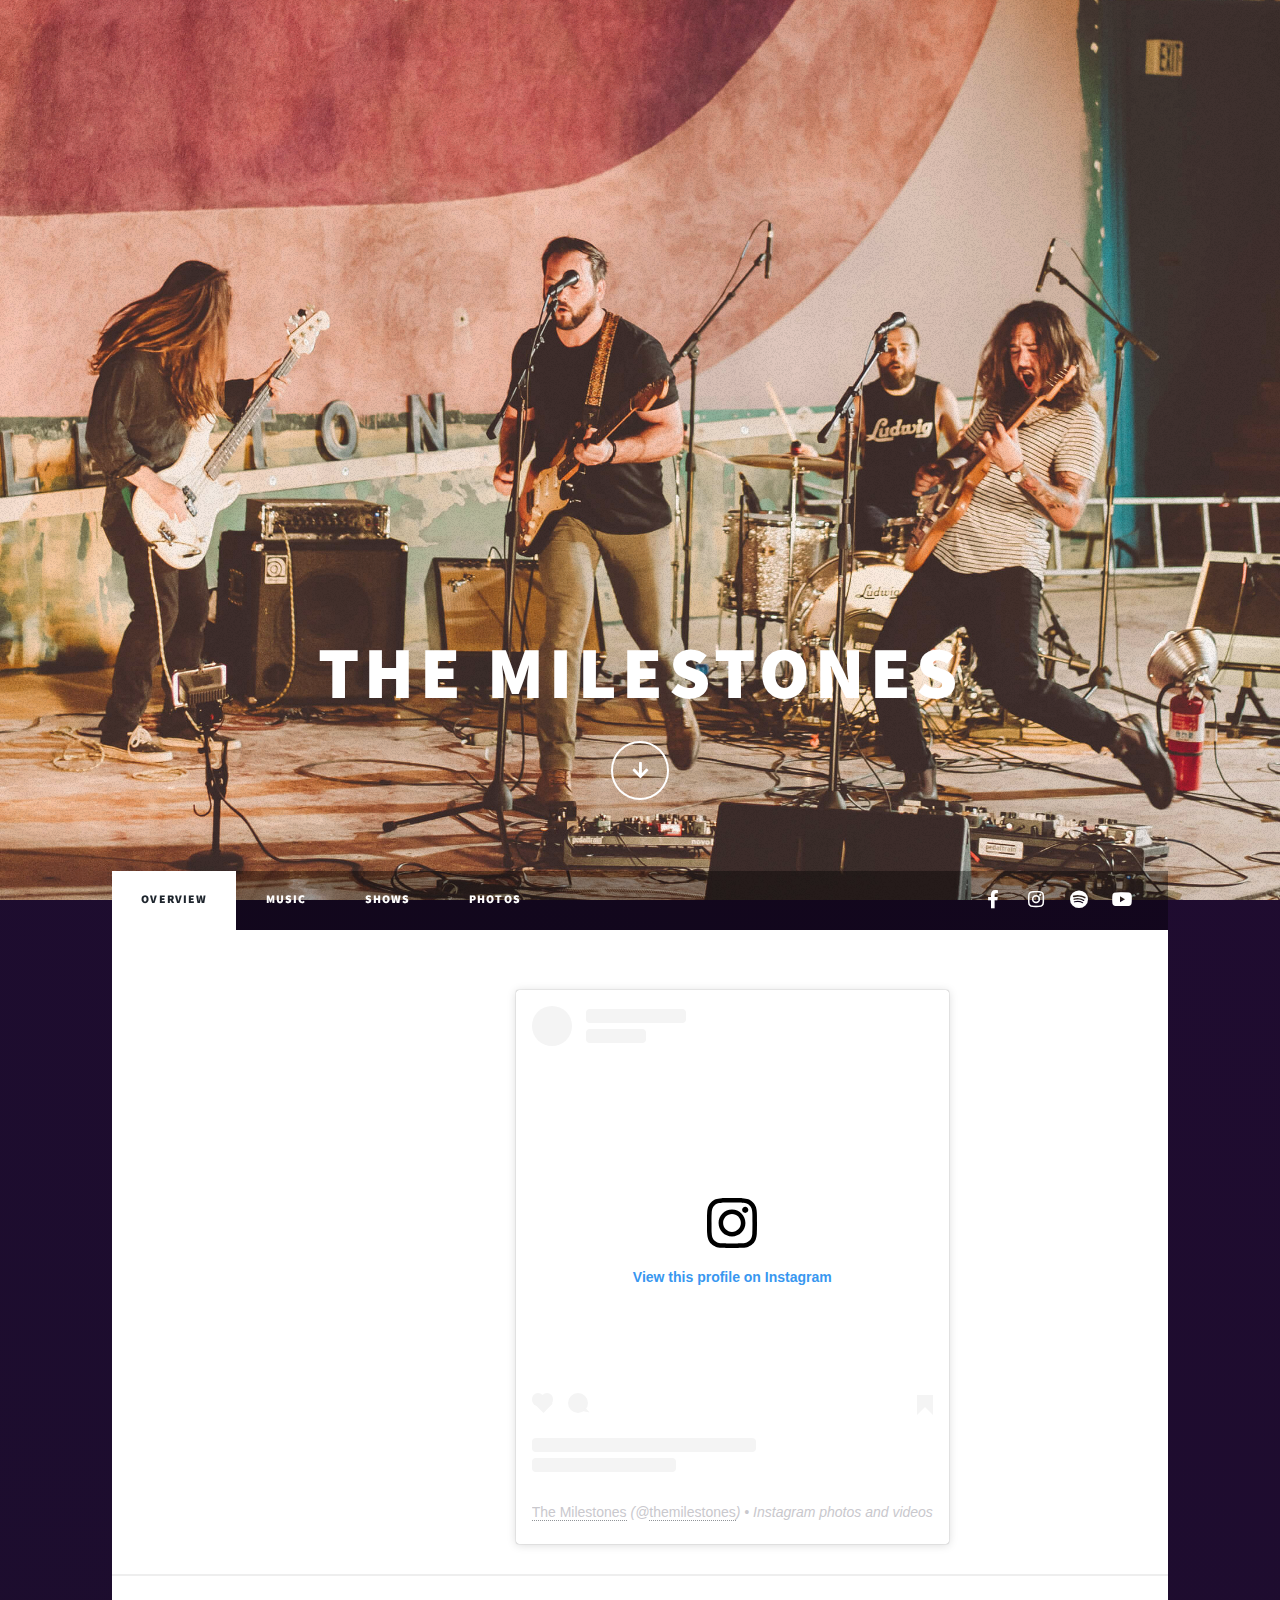
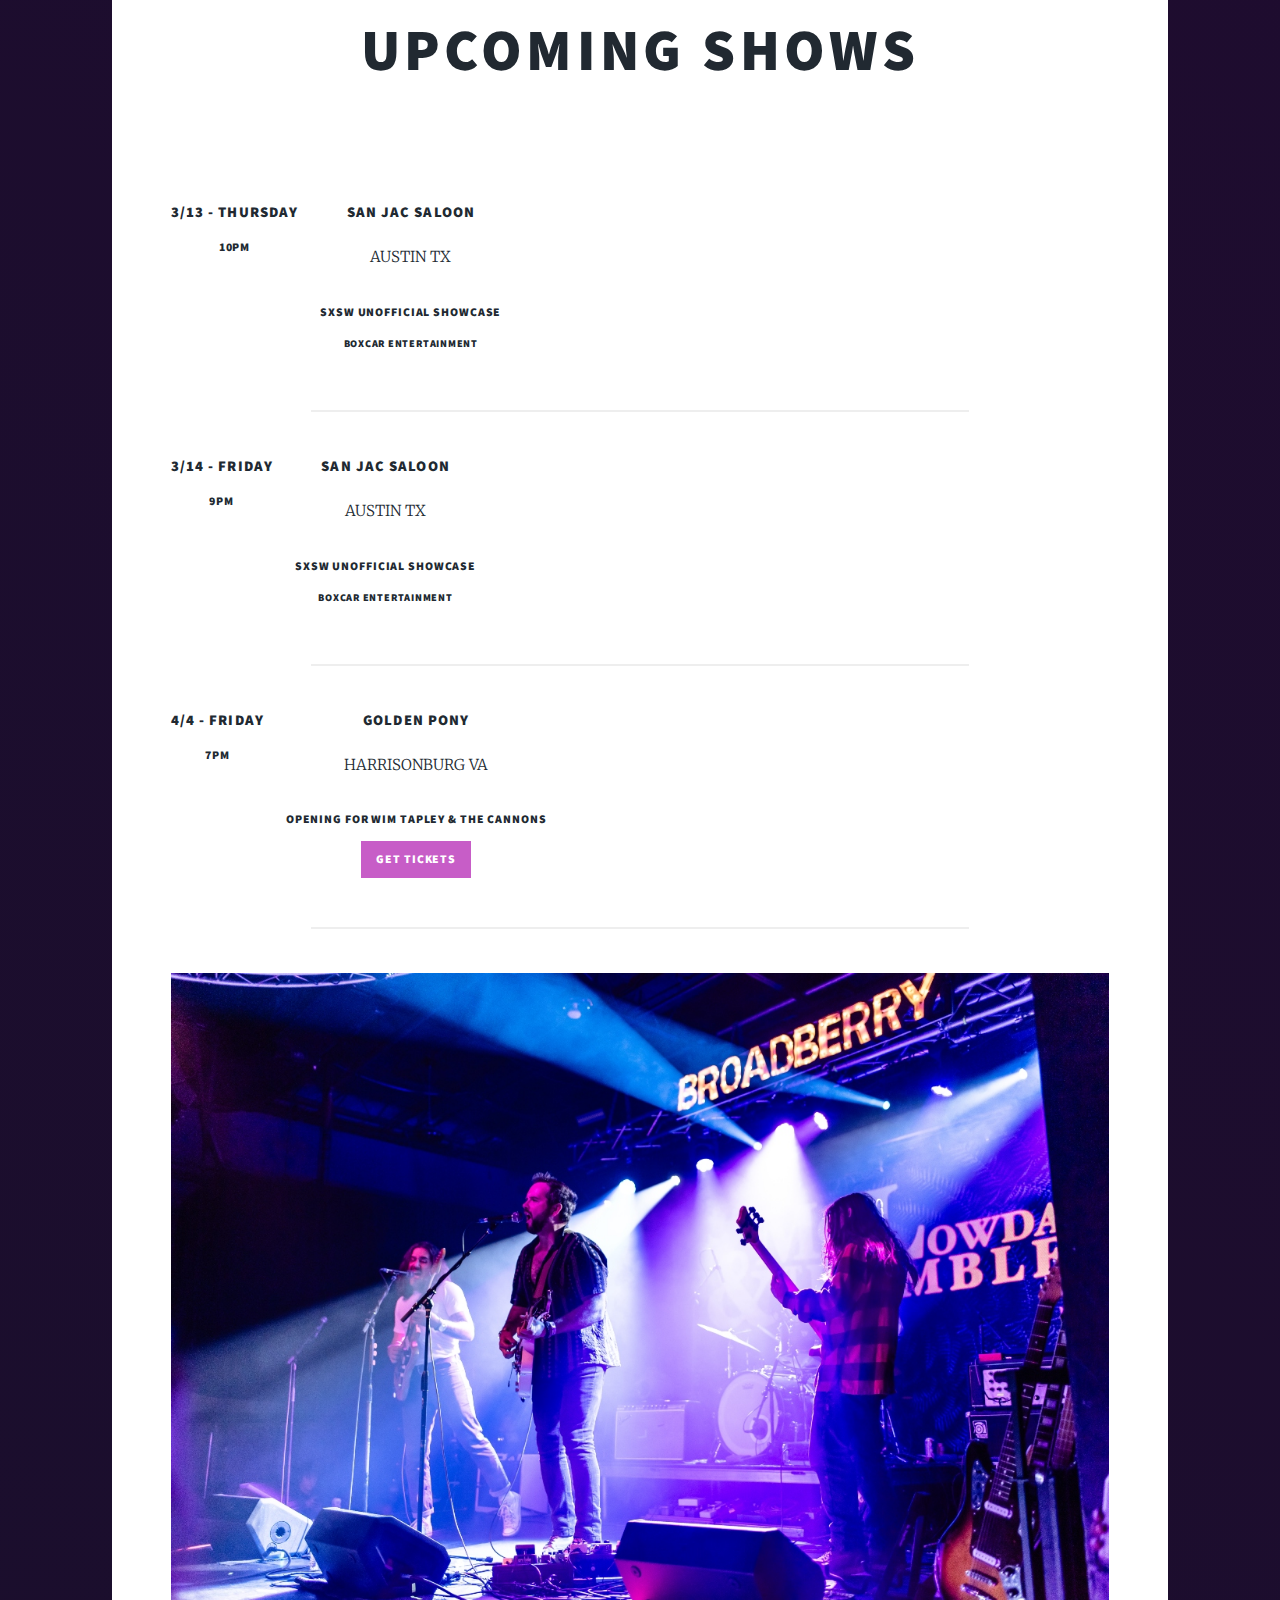
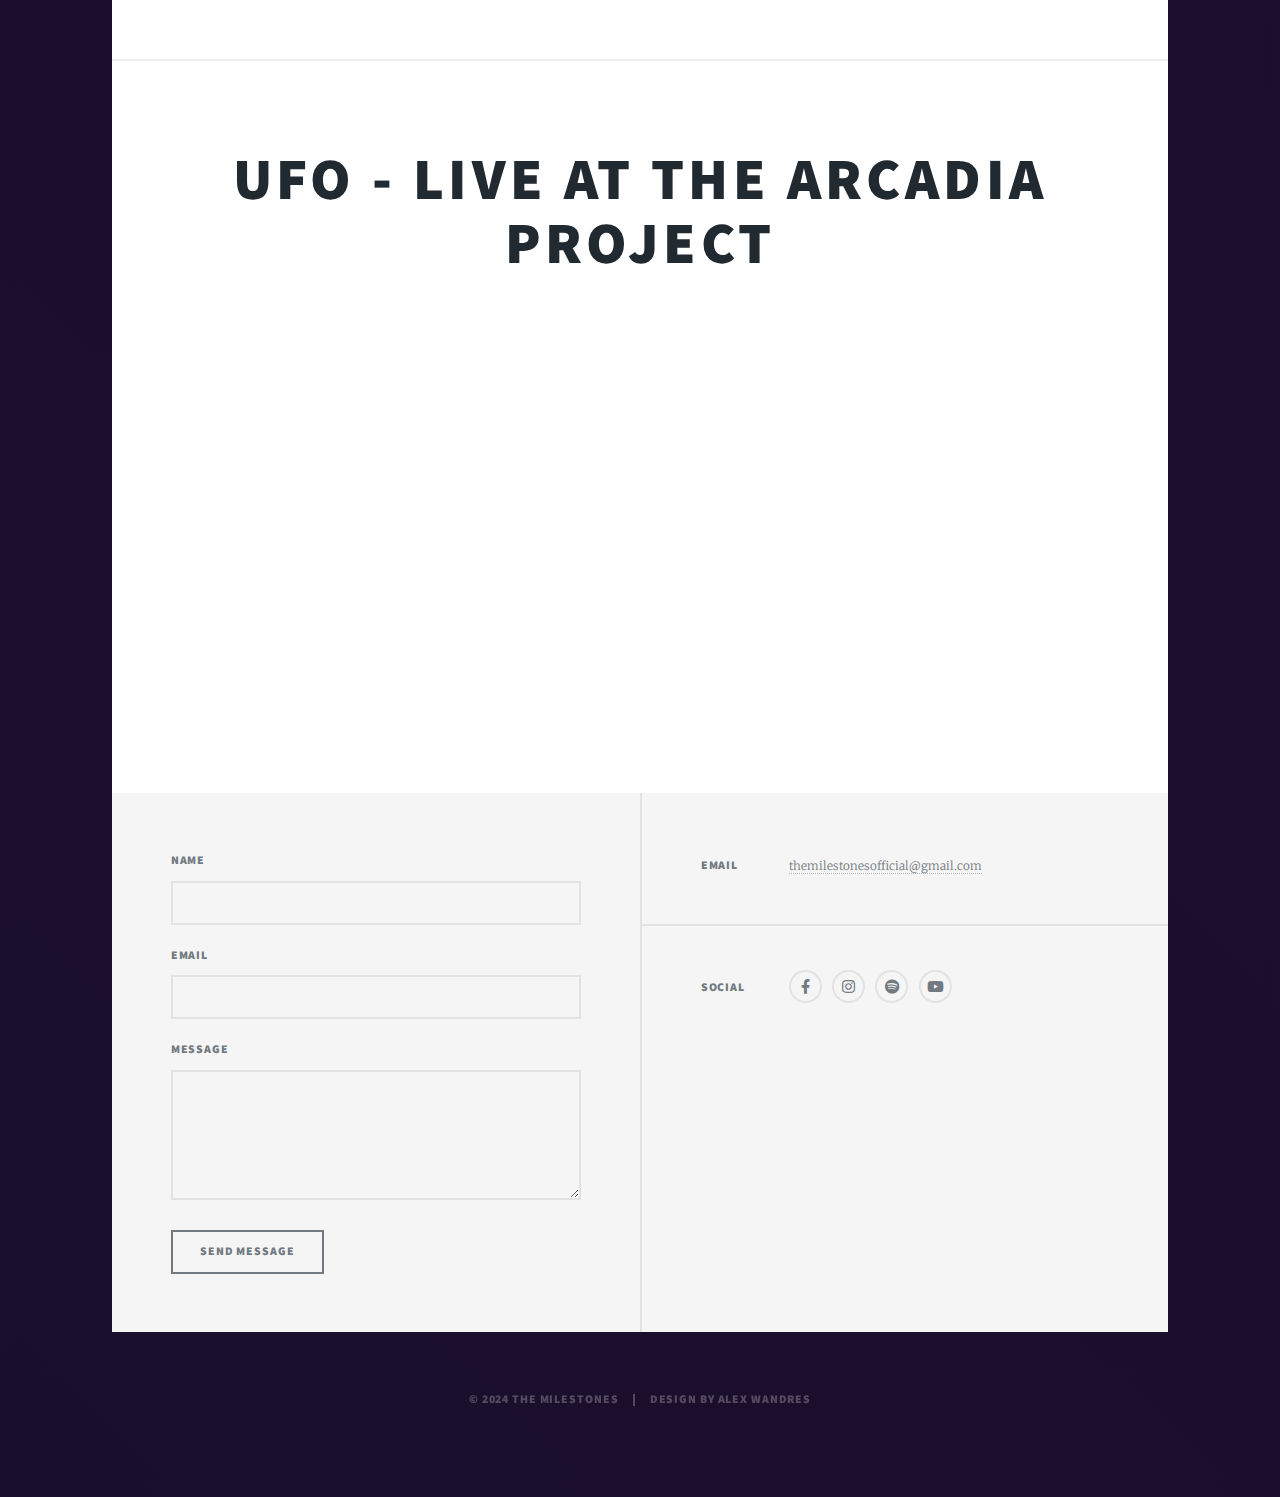
<file: index.html>
<!DOCTYPE HTML>

<html>
	<head>
		<!-- Google tag (gtag.js) -->
<script async src="https://www.googletagmanager.com/gtag/js?id=G-8NWD1VP16E"></script>
<script>
  window.dataLayer = window.dataLayer || [];
  function gtag(){dataLayer.push(arguments);}
  gtag('js', new Date());

  gtag('config', 'G-8NWD1VP16E');
</script>

		<!-- HTML Meta Tags -->
<title>The Milestones</title>
<meta name="description" content="The Milestones are a 4 piece rock band in the VA/DC/MD area. Debut album In Ruins - out now!">

<!-- Facebook Meta Tags -->
<meta property="og:url" content="themilestones.band">
<meta property="og:type" content="website">
<meta property="og:title" content="The Milestones">
<meta property="og:description" content="The Milestones are a 4 piece rock band in the VA/DC/MD area. Debut album In Ruins - out now!">
<meta property="og:image" content="https://www.themilestones.band/images/og-image-band.jpg">

<!-- Twitter Meta Tags -->
<meta name="twitter:card" content="summary_large_image">
<meta property="twitter:url" content="themilestones.band">
<meta name="twitter:title" content="The Milestones">
<meta name="twitter:description" content="The Milestones are a 4 piece rock band in the VA/DC/MD area. Debut album In Ruins - out now!">
<meta name="twitter:image" content="https://www.themilestones.band/images/og-image-band.jpg">

<!-- Meta Tags Generated via https://iplocation.io -->

		<meta charset="utf-8" />
		<meta name="viewport" content="width=device-width, initial-scale=1, user-scalable=no" />
		<link rel="stylesheet" href="assets/css/main.css" />
		<link rel="stylesheet" href="assets/css/custom.css" />
		<noscript><link rel="stylesheet" href="assets/css/noscript.css" /></noscript>
		<link rel="apple-touch-icon" sizes="180x180" href="/apple-touch-icon.png">
		<link rel="icon" type="image/png" sizes="32x32" href="/favicon-32x32.png">
		<link rel="icon" type="image/png" sizes="16x16" href="/favicon-16x16.png">
		<link rel="manifest" href="/site.webmanifest">
		<link rel="mask-icon" href="/safari-pinned-tab.svg" color="#5bbad5">
		<meta name="msapplication-TileColor" content="#da532c">
		<meta name="theme-color" content="#ffffff">
		<link href="https://cdn.jsdelivr.net/npm/bootstrap@5.3.2/dist/css/bootstrap.min.css" rel="stylesheet" integrity="sha384-T3c6CoIi6uLrA9TneNEoa7RxnatzjcDSCmG1MXxSR1GAsXEV/Dwwykc2MPK8M2HN" crossorigin="anonymous">
	</head>
	<body class="is-preload">

		<!-- Wrapper -->
			<div id="wrapper" class="fade-in">

				<!-- Intro -->
					<div id="intro">
						<h1>The Milestones</h1>

						<ul class="actions">
							<li><a href="#header" class="button icon solid solo fa-arrow-down scrolly">Continue</a></li>
						</ul>
					</div>

				<!-- Header -->
					<header id="header">
						<a href="index.html" class="logo" style="background-color:white; border:none; max-width:500px;"><img src="images/MilestonesLogo_900px.png" alt="" class="img-responsive margin-auto" style="background-color:white; ">
</a>
					</header>

				<!-- Nav -->
					<nav id="nav">
						<ul class="links">
							<li class="active"><a href="index.html">Overview</a></li>
							<li><a href="music.html">Music</a></li>
							<li><a href="shows.html">Shows</a></li>
							<li><a href="photos.html">Photos</a></li>
						</ul>
						<ul class="icons">
							<li><a href="https://www.facebook.com/themilestonesofficial" target="_blank" class="icon brands fa-facebook-f"><span class="label">Facebook</span></a></li>
							<li><a href="https://www.instagram.com/themilestones" target="_blank" class="icon brands fa-instagram"><span class="label">Instagram</span></a></li>
							<li><a href="https://open.spotify.com/artist/50mn9tNKRppRqIwET3aMqf?si=bPlMmnV1RpWCth5KsCFhIQ" target="_blank" class="icon brands fa-spotify"><span class="label">Spotify</span></a></li>
							<li><a href="https://www.youtube.com/@themilestonesofficial" target="_blank" class="icon brands fa-youtube"><span class="label">YouTube</span></a></li>
						</ul>
					</nav>

				<!-- Main -->
					<div id="main">
						<div class="row">
						<div class="col-sm-6">
													<iframe style="border-radius:12px; min-height:400px;" src="https://open.spotify.com/embed/artist/50mn9tNKRppRqIwET3aMqf?utm_source=generator&theme=0" width="100%" height="100%" frameBorder="0" allowfullscreen="" allow="autoplay; clipboard-write; encrypted-media; fullscreen; picture-in-picture" loading="lazy"></iframe>
						</div>
						<div class="col-sm-6 d-none d-sm-flex">
														<blockquote class="instagram-media" data-instgrm-permalink="https://www.instagram.com/themilestones/?utm_source=ig_embed&amp;utm_campaign=loading" data-instgrm-version="14" style=" background:#FFF; border:0; border-radius:3px; box-shadow:0 0 1px 0 rgba(0,0,0,0.5),0 1px 10px 0 rgba(0,0,0,0.15); margin: 1px; max-width:100%; padding:0; width:99.375%; width:-webkit-calc(100% - 2px); width:calc(100% - 2px);"><div style="padding:16px;"> <a href="https://www.instagram.com/themilestones/?utm_source=ig_embed&amp;utm_campaign=loading" style=" background:#FFFFFF; line-height:0; padding:0 0; text-align:center; text-decoration:none; width:100%;" target="_blank"> <div style=" display: flex; flex-direction: row; align-items: center;"> <div style="background-color: #F4F4F4; border-radius: 50%; flex-grow: 0; height: 40px; margin-right: 14px; width: 40px;"></div> <div style="display: flex; flex-direction: column; flex-grow: 1; justify-content: center;"> <div style=" background-color: #F4F4F4; border-radius: 4px; flex-grow: 0; height: 14px; margin-bottom: 6px; width: 100px;"></div> <div style=" background-color: #F4F4F4; border-radius: 4px; flex-grow: 0; height: 14px; width: 60px;"></div></div></div><div style="padding: 19% 0;"></div> <div style="display:block; height:50px; margin:0 auto 12px; width:50px;"><svg width="50px" height="50px" viewBox="0 0 60 60" version="1.1" xmlns="https://www.w3.org/2000/svg" xmlns:xlink="https://www.w3.org/1999/xlink"><g stroke="none" stroke-width="1" fill="none" fill-rule="evenodd"><g transform="translate(-511.000000, -20.000000)" fill="#000000"><g><path d="M556.869,30.41 C554.814,30.41 553.148,32.076 553.148,34.131 C553.148,36.186 554.814,37.852 556.869,37.852 C558.924,37.852 560.59,36.186 560.59,34.131 C560.59,32.076 558.924,30.41 556.869,30.41 M541,60.657 C535.114,60.657 530.342,55.887 530.342,50 C530.342,44.114 535.114,39.342 541,39.342 C546.887,39.342 551.658,44.114 551.658,50 C551.658,55.887 546.887,60.657 541,60.657 M541,33.886 C532.1,33.886 524.886,41.1 524.886,50 C524.886,58.899 532.1,66.113 541,66.113 C549.9,66.113 557.115,58.899 557.115,50 C557.115,41.1 549.9,33.886 541,33.886 M565.378,62.101 C565.244,65.022 564.756,66.606 564.346,67.663 C563.803,69.06 563.154,70.057 562.106,71.106 C561.058,72.155 560.06,72.803 558.662,73.347 C557.607,73.757 556.021,74.244 553.102,74.378 C549.944,74.521 548.997,74.552 541,74.552 C533.003,74.552 532.056,74.521 528.898,74.378 C525.979,74.244 524.393,73.757 523.338,73.347 C521.94,72.803 520.942,72.155 519.894,71.106 C518.846,70.057 518.197,69.06 517.654,67.663 C517.244,66.606 516.755,65.022 516.623,62.101 C516.479,58.943 516.448,57.996 516.448,50 C516.448,42.003 516.479,41.056 516.623,37.899 C516.755,34.978 517.244,33.391 517.654,32.338 C518.197,30.938 518.846,29.942 519.894,28.894 C520.942,27.846 521.94,27.196 523.338,26.654 C524.393,26.244 525.979,25.756 528.898,25.623 C532.057,25.479 533.004,25.448 541,25.448 C548.997,25.448 549.943,25.479 553.102,25.623 C556.021,25.756 557.607,26.244 558.662,26.654 C560.06,27.196 561.058,27.846 562.106,28.894 C563.154,29.942 563.803,30.938 564.346,32.338 C564.756,33.391 565.244,34.978 565.378,37.899 C565.522,41.056 565.552,42.003 565.552,50 C565.552,57.996 565.522,58.943 565.378,62.101 M570.82,37.631 C570.674,34.438 570.167,32.258 569.425,30.349 C568.659,28.377 567.633,26.702 565.965,25.035 C564.297,23.368 562.623,22.342 560.652,21.575 C558.743,20.834 556.562,20.326 553.369,20.18 C550.169,20.033 549.148,20 541,20 C532.853,20 531.831,20.033 528.631,20.18 C525.438,20.326 523.257,20.834 521.349,21.575 C519.376,22.342 517.703,23.368 516.035,25.035 C514.368,26.702 513.342,28.377 512.574,30.349 C511.834,32.258 511.326,34.438 511.181,37.631 C511.035,40.831 511,41.851 511,50 C511,58.147 511.035,59.17 511.181,62.369 C511.326,65.562 511.834,67.743 512.574,69.651 C513.342,71.625 514.368,73.296 516.035,74.965 C517.703,76.634 519.376,77.658 521.349,78.425 C523.257,79.167 525.438,79.673 528.631,79.82 C531.831,79.965 532.853,80.001 541,80.001 C549.148,80.001 550.169,79.965 553.369,79.82 C556.562,79.673 558.743,79.167 560.652,78.425 C562.623,77.658 564.297,76.634 565.965,74.965 C567.633,73.296 568.659,71.625 569.425,69.651 C570.167,67.743 570.674,65.562 570.82,62.369 C570.966,59.17 571,58.147 571,50 C571,41.851 570.966,40.831 570.82,37.631"></path></g></g></g></svg></div><div style="padding-top: 8px;"> <div style=" color:#3897f0; font-family:Arial,sans-serif; font-size:14px; font-style:normal; font-weight:550; line-height:18px;">View this profile on Instagram</div></div><div style="padding: 12.5% 0;"></div> <div style="display: flex; flex-direction: row; margin-bottom: 14px; align-items: center;"><div> <div style="background-color: #F4F4F4; border-radius: 50%; height: 12.5px; width: 12.5px; transform: translateX(0px) translateY(7px);"></div> <div style="background-color: #F4F4F4; height: 12.5px; transform: rotate(-45deg) translateX(3px) translateY(1px); width: 12.5px; flex-grow: 0; margin-right: 14px; margin-left: 2px;"></div> <div style="background-color: #F4F4F4; border-radius: 50%; height: 12.5px; width: 12.5px; transform: translateX(9px) translateY(-18px);"></div></div><div style="margin-left: 8px;"> <div style=" background-color: #F4F4F4; border-radius: 50%; flex-grow: 0; height: 20px; width: 20px;"></div> <div style=" width: 0; height: 0; border-top: 2px solid transparent; border-left: 6px solid #f4f4f4; border-bottom: 2px solid transparent; transform: translateX(16px) translateY(-4px) rotate(30deg)"></div></div><div style="margin-left: auto;"> <div style=" width: 0px; border-top: 8px solid #F4F4F4; border-right: 8px solid transparent; transform: translateY(16px);"></div> <div style=" background-color: #F4F4F4; flex-grow: 0; height: 12px; width: 16px; transform: translateY(-4px);"></div> <div style=" width: 0; height: 0; border-top: 8px solid #F4F4F4; border-left: 8px solid transparent; transform: translateY(-4px) translateX(8px);"></div></div></div> <div style="display: flex; flex-direction: column; flex-grow: 1; justify-content: center; margin-bottom: 24px;"> <div style=" background-color: #F4F4F4; border-radius: 4px; flex-grow: 0; height: 14px; margin-bottom: 6px; width: 224px;"></div> <div style=" background-color: #F4F4F4; border-radius: 4px; flex-grow: 0; height: 14px; width: 144px;"></div></div></a><p style=" color:#c9c8cd; font-family:Arial,sans-serif; font-size:14px; line-height:17px; margin-bottom:0; margin-top:8px; overflow:hidden; padding:8px 0 7px; text-align:center; text-overflow:ellipsis; white-space:nowrap;"><a href="https://www.instagram.com/themilestones/?utm_source=ig_embed&amp;utm_campaign=loading" style=" color:#c9c8cd; font-family:Arial,sans-serif; font-size:14px; font-style:normal; font-weight:normal; line-height:17px;" target="_blank">The Milestones</a> (@<a href="https://www.instagram.com/themilestones/?utm_source=ig_embed&amp;utm_campaign=loading" style=" color:#c9c8cd; font-family:Arial,sans-serif; font-size:14px; font-style:normal; font-weight:normal; line-height:17px;" target="_blank">themilestones</a>) • Instagram photos and videos</p></div></blockquote> <script async src="//www.instagram.com/embed.js"></script>
						</div>
						</div>


						<article class="shows post featured">
							<!-- <header class="major">
								<span class="date">Upcoming Shows</span>
							</header> -->

							<h1>Upcoming Shows</h1>

							<!-- <h4>* No upcoming shows *</h4> -->

							<div class="row">
								<div class="col-sm-5">
									<h4>3/13 - Thursday</h4>
									<h6>10PM</h6>
								</div>
								<div class="col-sm-7 text-right">
									<h4>San Jac Saloon</h4>
									<p>Austin TX</p>
									<h6>SXSW Unofficial Showcase</h6>
									<h6 style="font-size:.7rem;">Boxcar Entertainment</h6>
								</div>
							</div>

							<hr class="break pad-vert-3x">

							<div class="row">
								<div class="col-sm-5">
									<h4>3/14 - Friday</h4>
									<h6>9PM</h6>
								</div>
								<div class="col-sm-7 text-right">
									<h4>San Jac Saloon</h4>
									<p>Austin TX</p>
									<h6>SXSW Unofficial Showcase</h6>
									<h6 style="font-size:.7rem;">Boxcar Entertainment</h6>
								</div>
							</div>

							<hr class="break pad-vert-3x">

							<div class="row">
								<div class="col-sm-5">
									<h4>4/4 - Friday</h4>
									<h6>7PM</h6>
								</div>
								<div class="col-sm-7 text-right">
									<h4>Golden Pony</h4>
									<p>Harrisonburg VA</p>
									<h6>Opening for Wim Tapley & The Cannons</h6>
									<h6 style="margin-top:22px;"><a style="background-color:#c75dc7; color:#fff; padding:10px 15px;" href="https://www.eventbrite.com/e/wim-tapley-the-cannons-wthe-milestones-at-the-golden-pony-18-tickets-1234228002179">Get Tickets</a></h6>
								</div>
							</div>

							<hr class="break pad-vert-3x">


							<img src="images/BB_20-color.jpg" alt="" class="img-responsive margin-auto mt-5"/>

						</article>

						<div class="videos featured post pt-5">
							<h1 class="mb-4">UFO - Live at the Arcadia Project</h1>
							<iframe width="80%" height="415" src="https://www.youtube.com/embed/L79XogDGnJc?si=HL20gAneHI5u2sQP" title="YouTube video player" frameborder="0" allow="accelerometer; autoplay; clipboard-write; encrypted-media; gyroscope; picture-in-picture; web-share" allowfullscreen></iframe>
						</div>

					</div>

				<!-- Footer -->
					<footer id="footer">
						<section>
							<form method="post" action="#" id="form">

								<input type="hidden" name="access_key" value="46138fc0-c2b7-46d3-aae6-0f67987ea898">


								<div class="fields">
									<div class="field">
										<label for="name">Name</label>
										<input type="text" name="name" id="name" />
									</div>
									<div class="field">
										<label for="email">Email</label>
										<input type="text" name="email" id="email" required/>
									</div>
									<div class="field">
										<label for="message">Message</label>
										<textarea name="message" id="message" rows="3"></textarea>
									</div>
								</div>
								<ul class="actions">
									<li><input type="submit" value="Send Message" /></li>
								</ul>
								<div class="" id="result">

								</div>
							</form>

							<script>
							const form = document.getElementById('form');
							const result = document.getElementById('result');

							form.addEventListener('submit', function(e) {
							    const formData = new FormData(form);
							    e.preventDefault();

							    const object = Object.fromEntries(formData);
							    const json = JSON.stringify(object);

							    result.innerHTML = "Please wait..."

							    fetch('https://api.web3forms.com/submit', {
							            method: 'POST',
							            headers: {
							                'Content-Type': 'application/json',
							                'Accept': 'application/json'
							            },
							            body: json
							        })
							        .then(async (response) => {
							            let json = await response.json();
							            if (response.status == 200) {
							                result.innerHTML = json.message;
							            } else {
							                console.log(response);
							                result.innerHTML = json.message;
							            }
							        })
							        .catch(error => {
							            console.log(error);
							            result.innerHTML = "Something went wrong!";
							        })
							        .then(function() {
							            form.reset();
							            setTimeout(() => {
							                result.style.display = "none";
							            }, 3000);
							        });
							});
							</script>

						</section>
						<section class="split contact">
							<section>
								<h3>Email</h3>
								<p><small></small></p>
								<p><a href="#">themilestonesofficial@gmail.com</a></p>
							</section>
							<section>
								<h3>Social</h3>
								<ul class="icons alt">
									<li><a href="https://www.facebook.com/themilestonesofficial" target="_blank" class="icon brands alt fa-facebook-f"><span class="label">Facebook</span></a></li>
									<li><a href="https://www.instagram.com/themilestones" target="_blank" class="icon brands alt fa-instagram"><span class="label">Instagram</span></a></li>
									<li><a href="https://open.spotify.com/artist/50mn9tNKRppRqIwET3aMqf?si=bPlMmnV1RpWCth5KsCFhIQ" target="_blank" class="icon brands alt fa-spotify"><span class="label">Spotify</span></a></li>
									<li><a href="https://www.youtube.com/@themilestonesofficial" target="_blank" class="icon brands alt fa-youtube"><span class="label">YouTube</span></a></li>
								</ul>
							</section>
						</section>
					</footer>

				<!-- Copyright -->
					<div id="copyright">
						<ul><li>&copy; 2024 The Milestones</li><li>Design by Alex Wandres</li></ul>
					</div>

			</div>

		<!-- Scripts -->
			<script src="assets/js/jquery.min.js"></script>
			<script src="assets/js/jquery.scrollex.min.js"></script>
			<script src="assets/js/jquery.scrolly.min.js"></script>
			<script src="assets/js/browser.min.js"></script>
			<script src="assets/js/breakpoints.min.js"></script>
			<script src="assets/js/util.js"></script>
			<script src="assets/js/main.js"></script>

	</body>
</html>
</file>
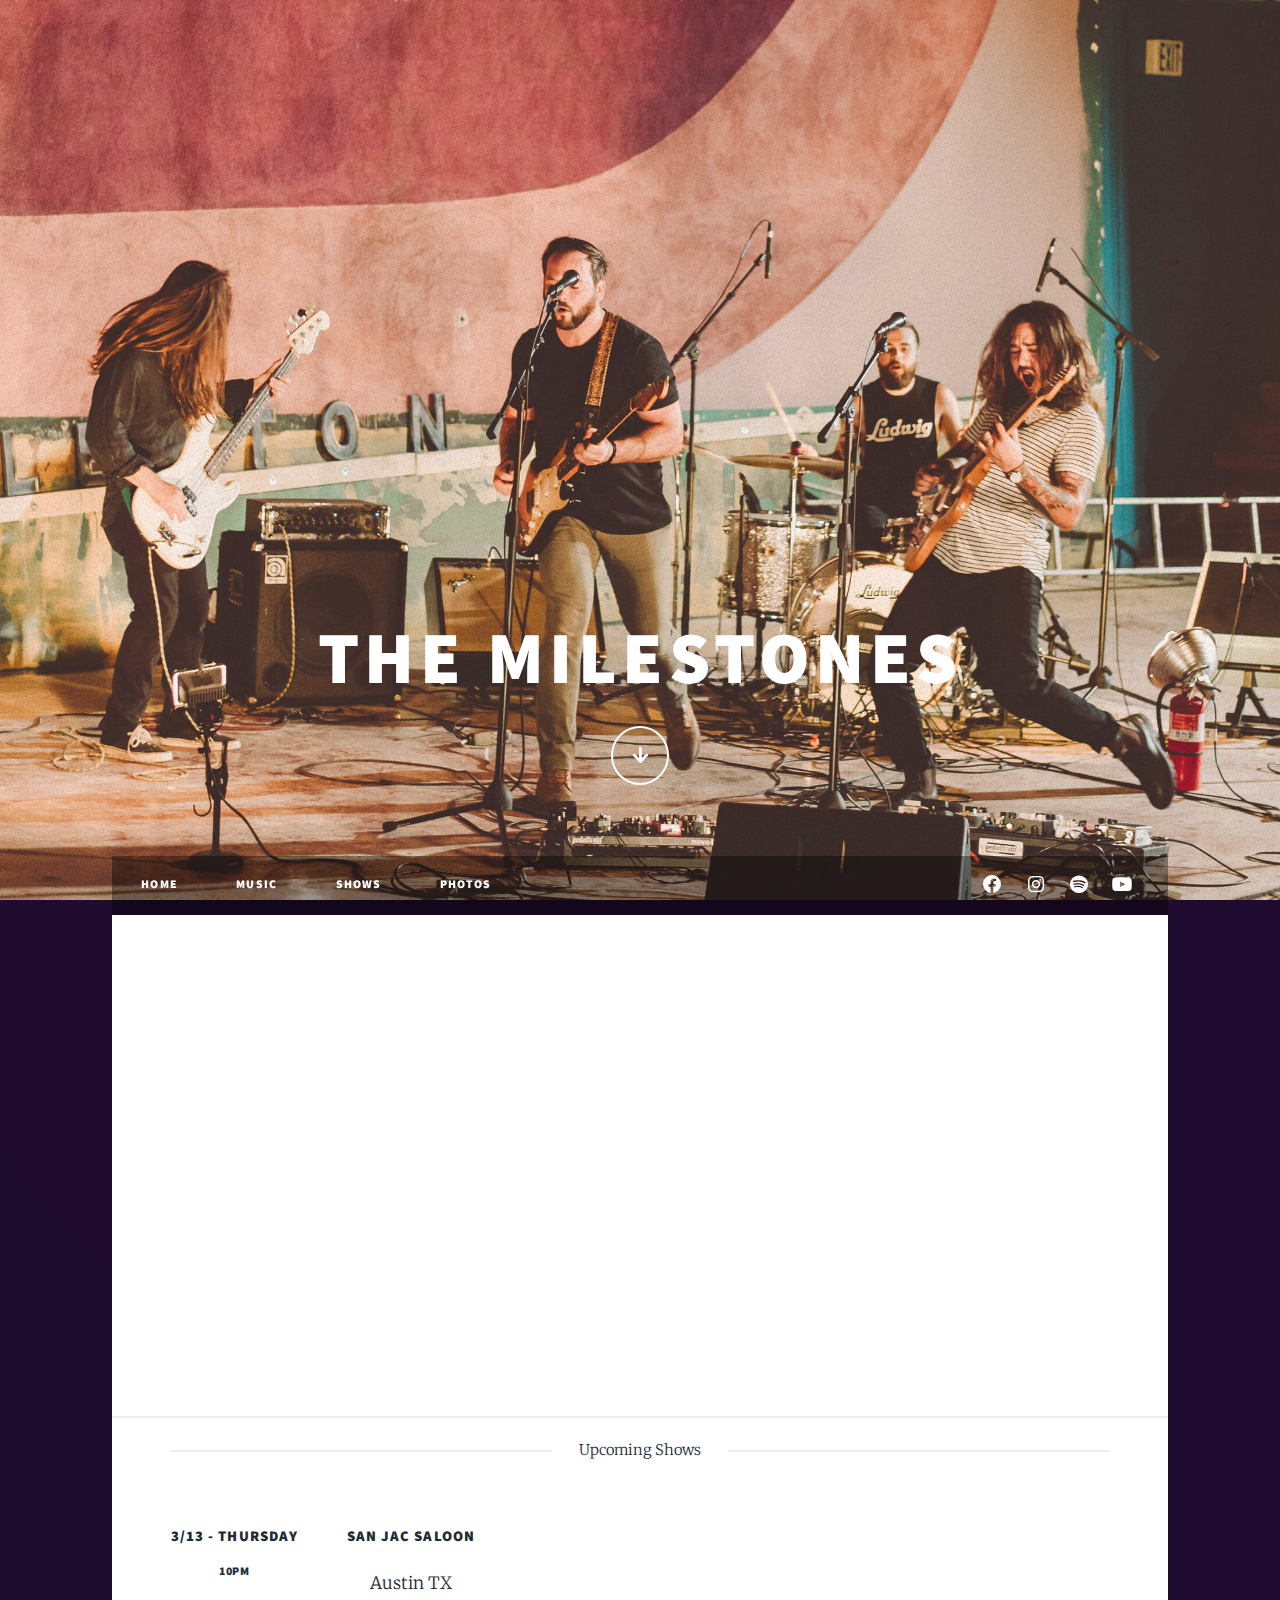
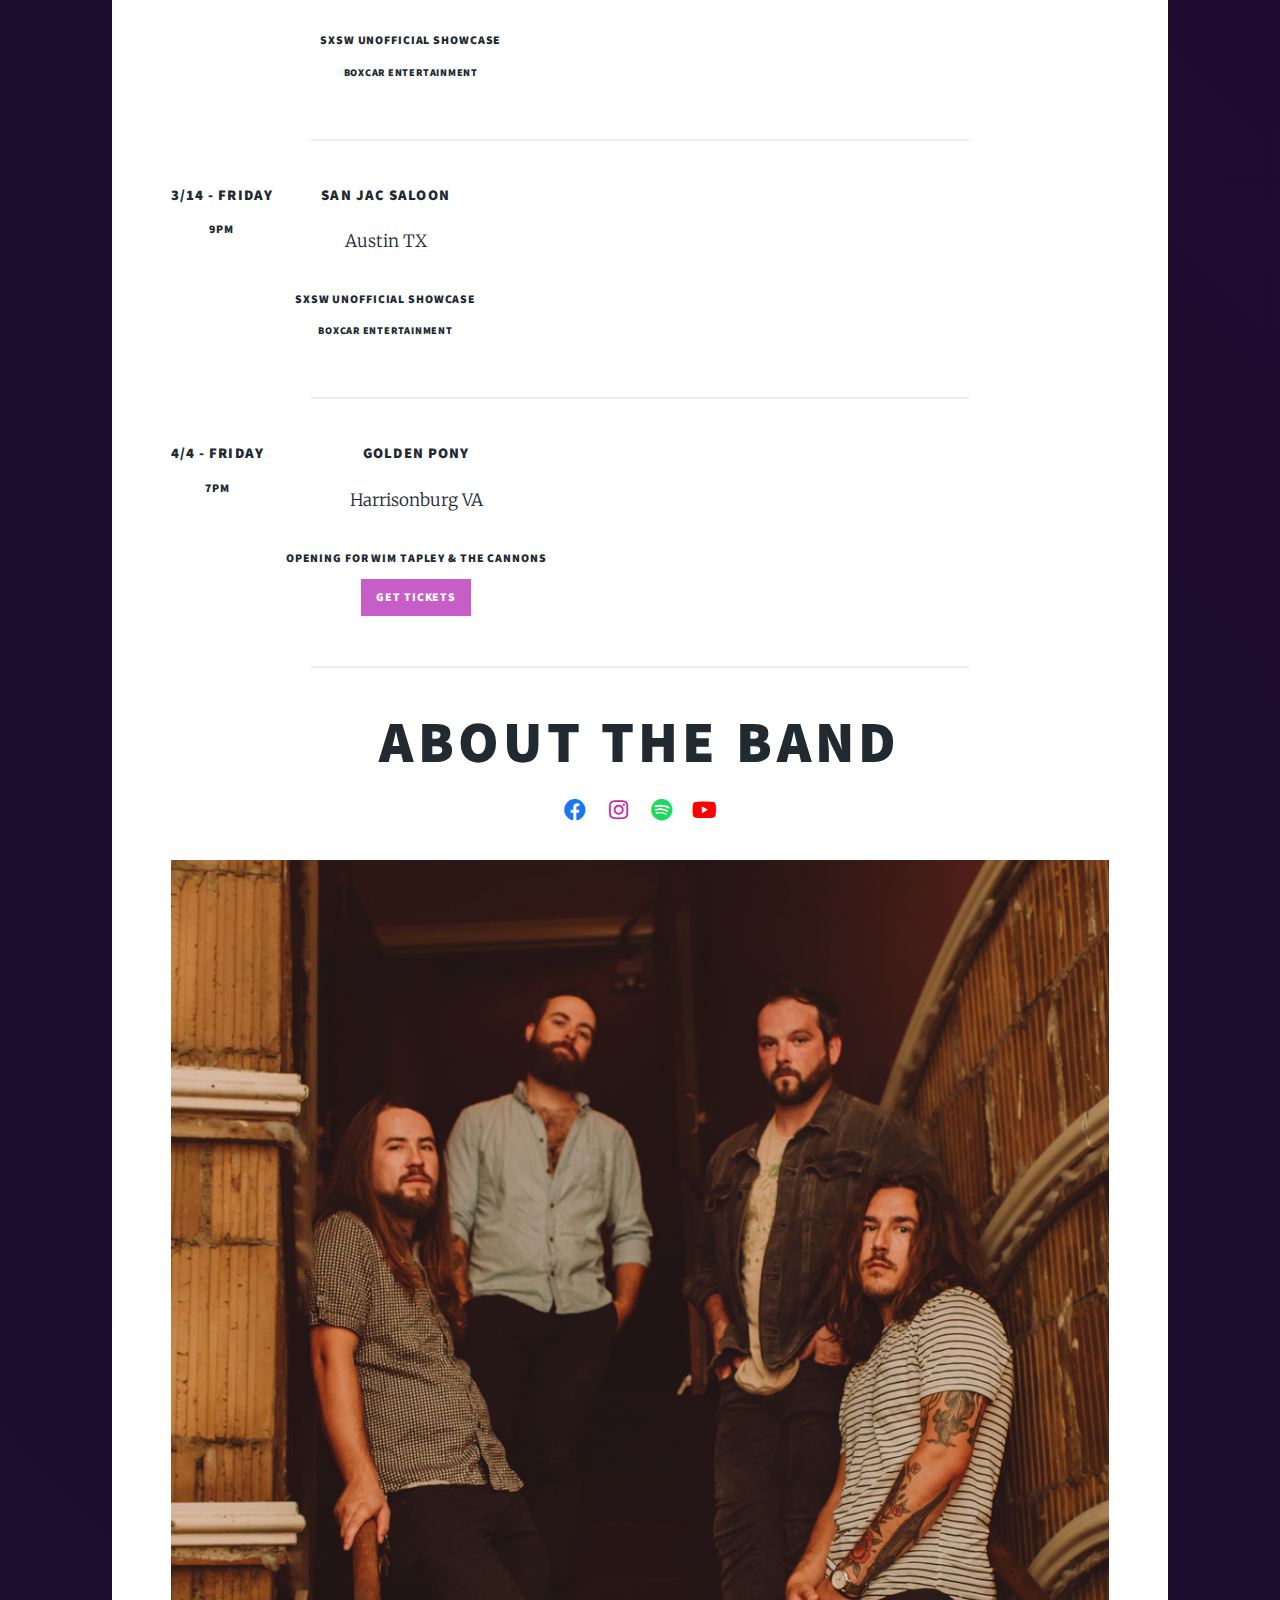
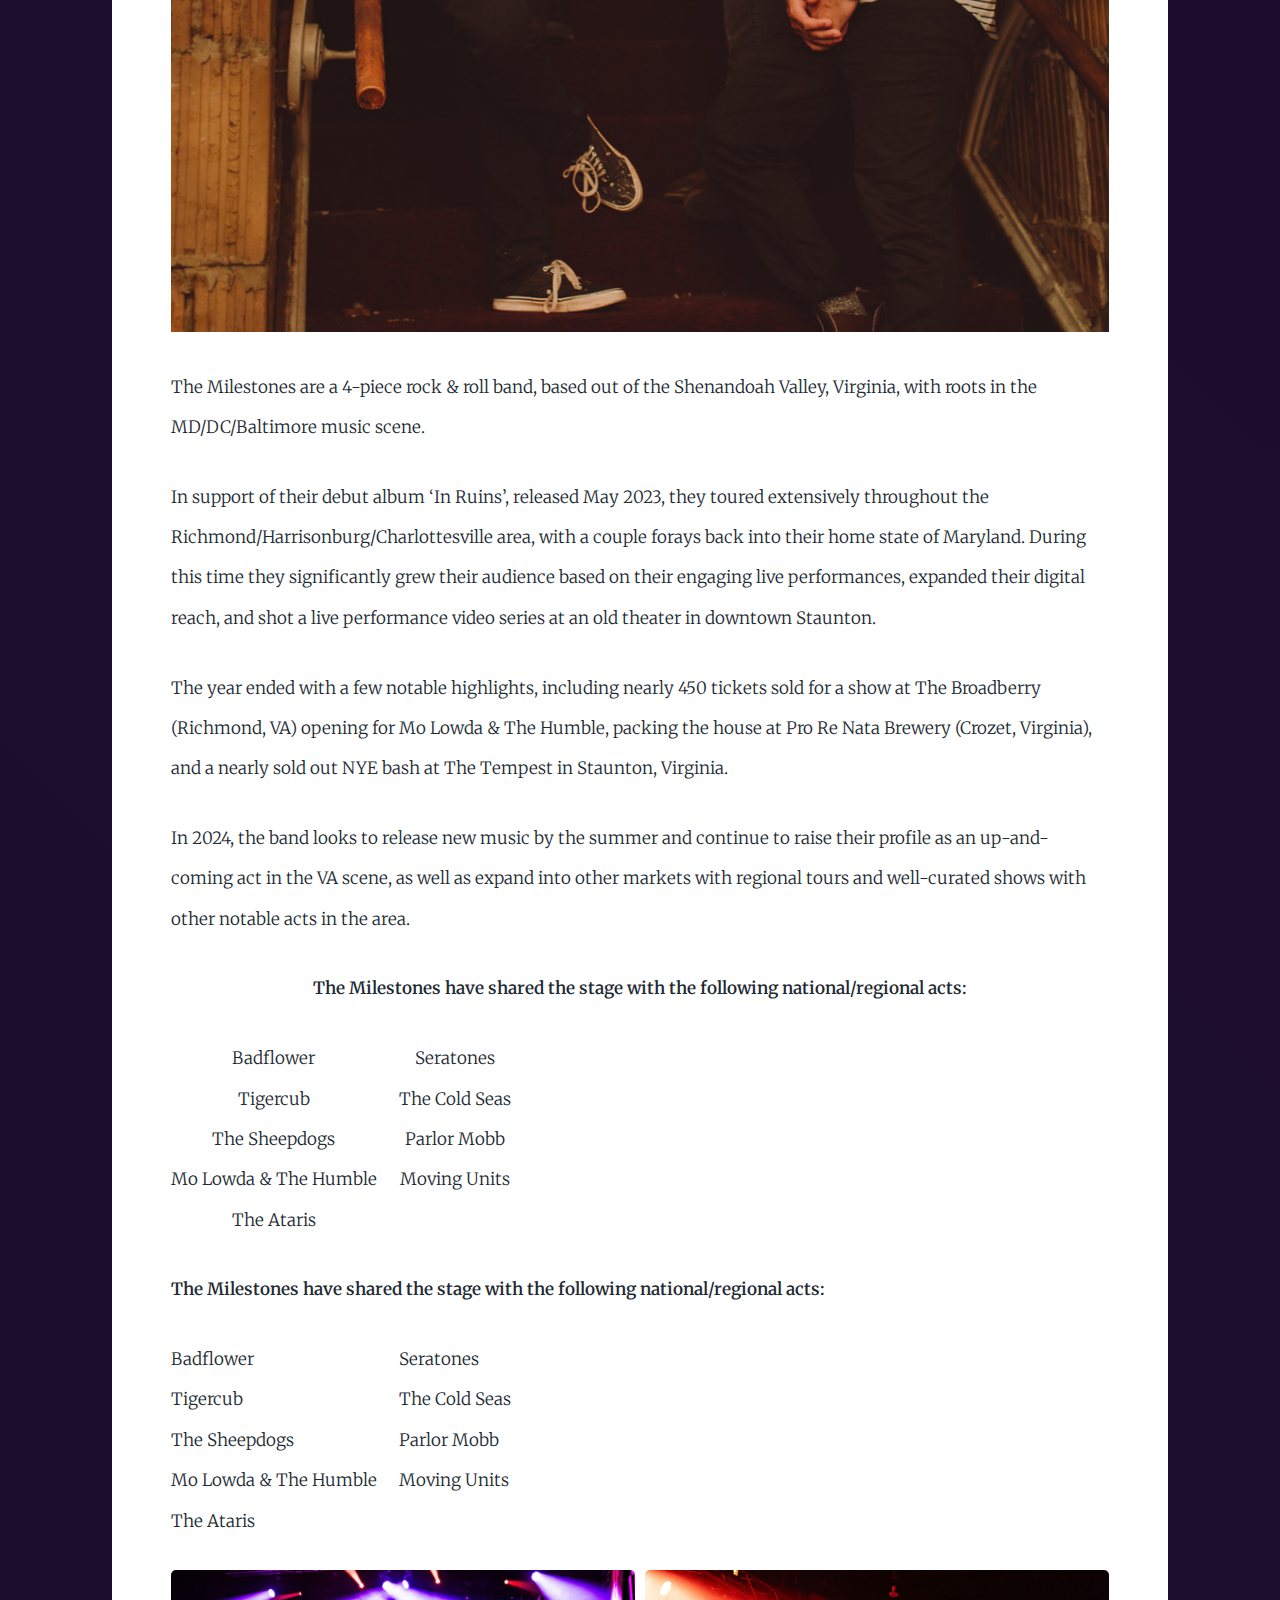
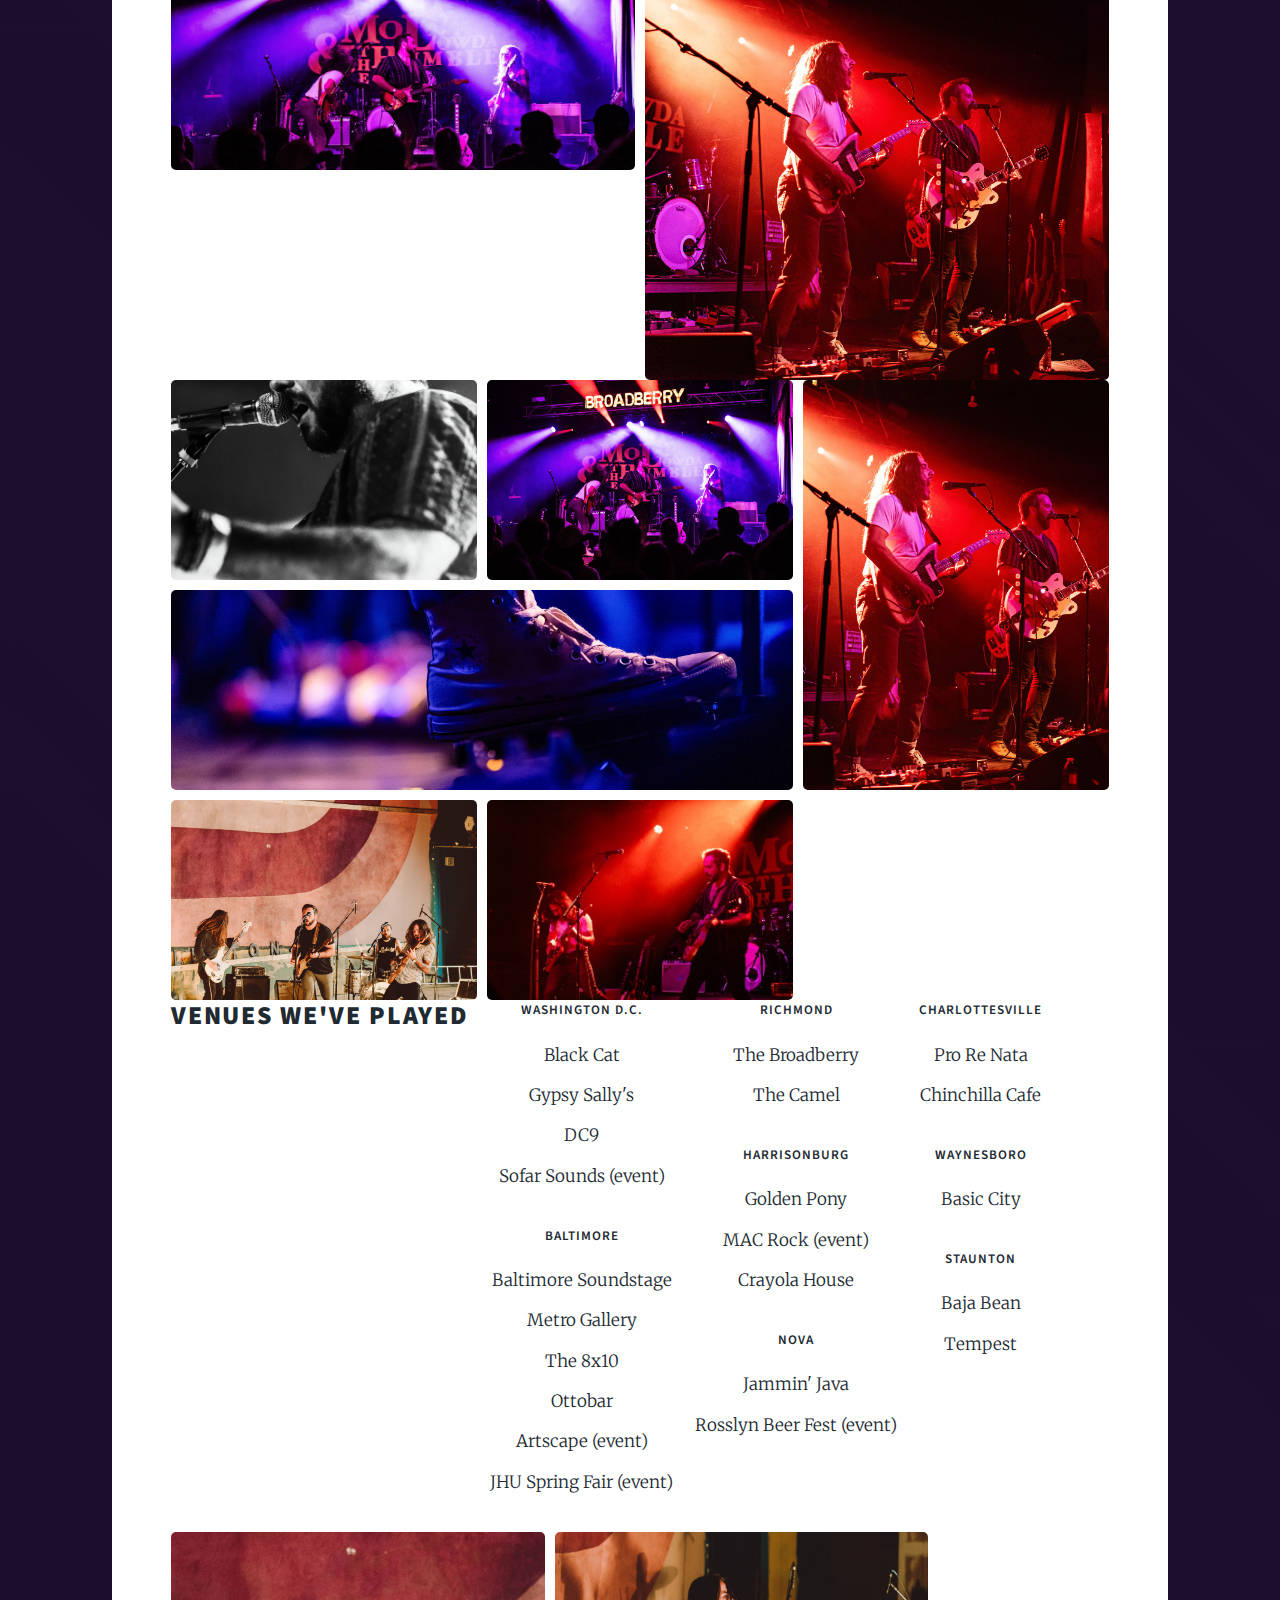
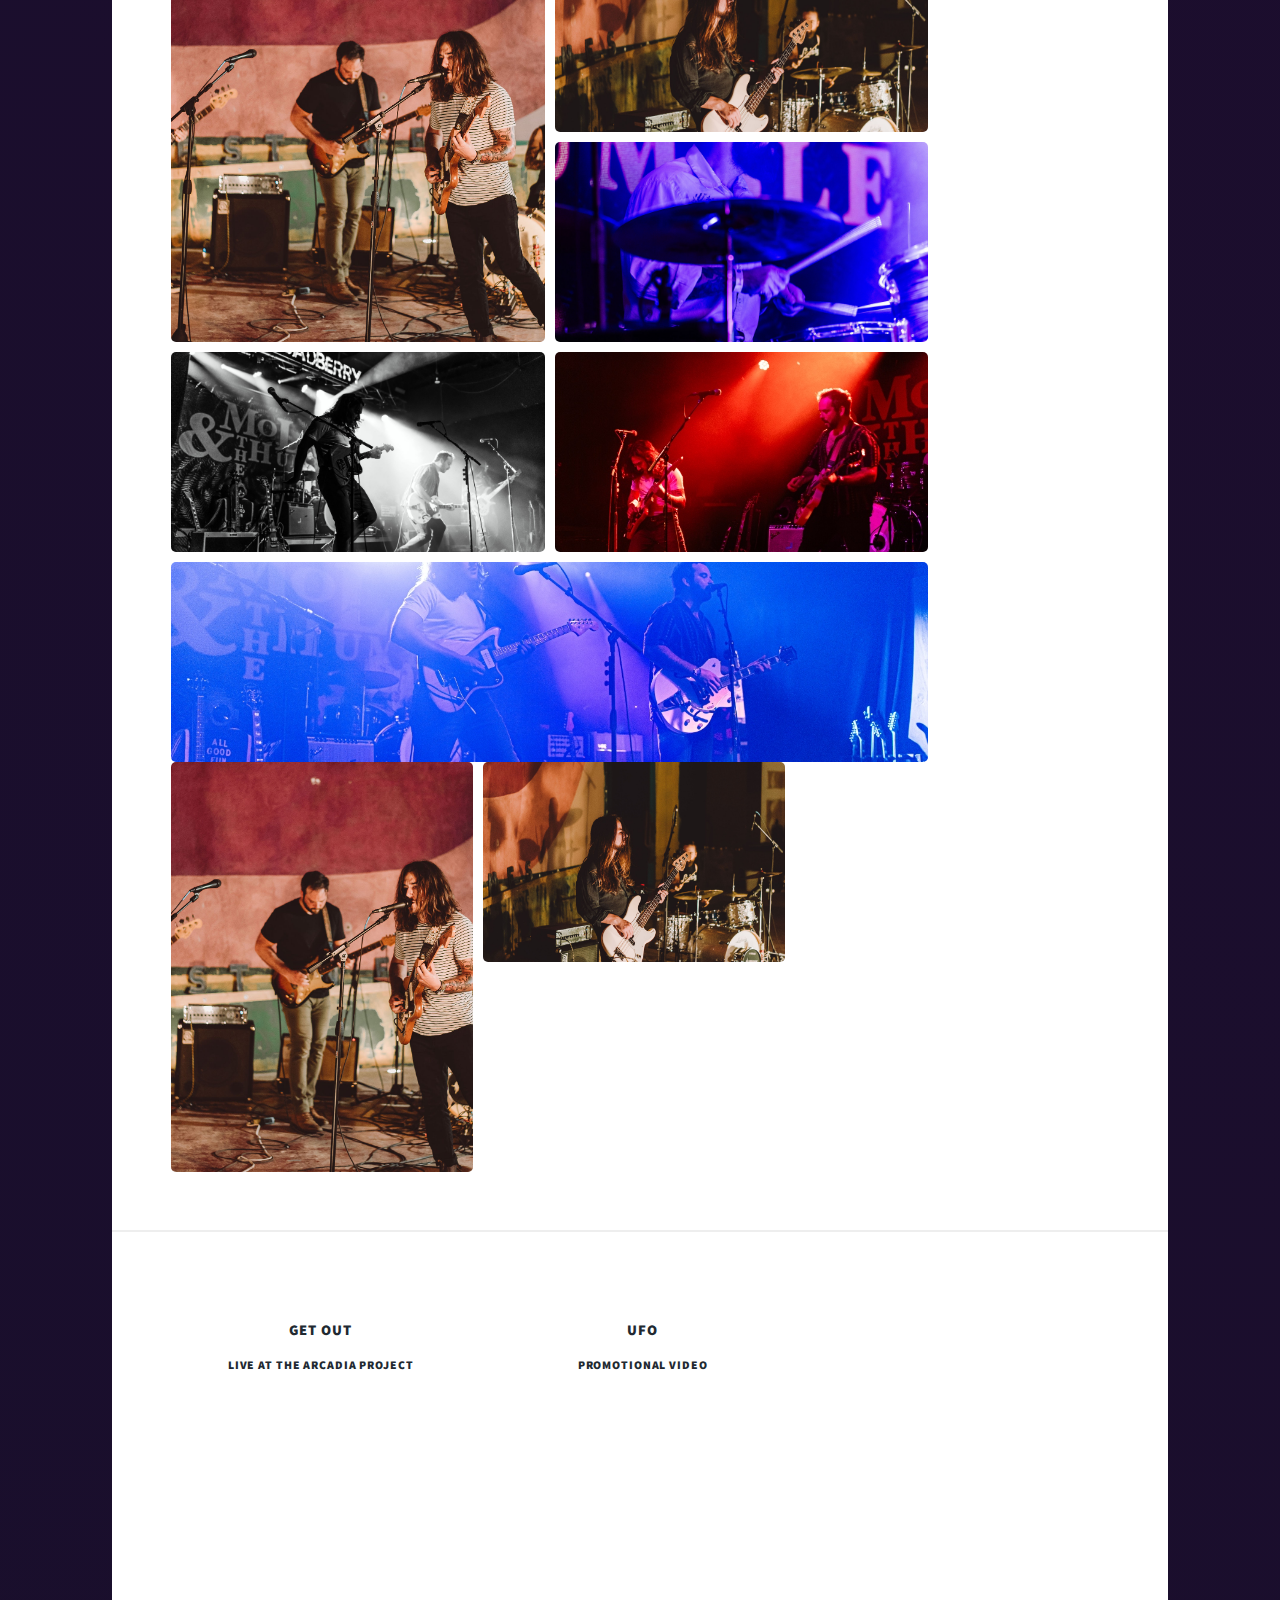
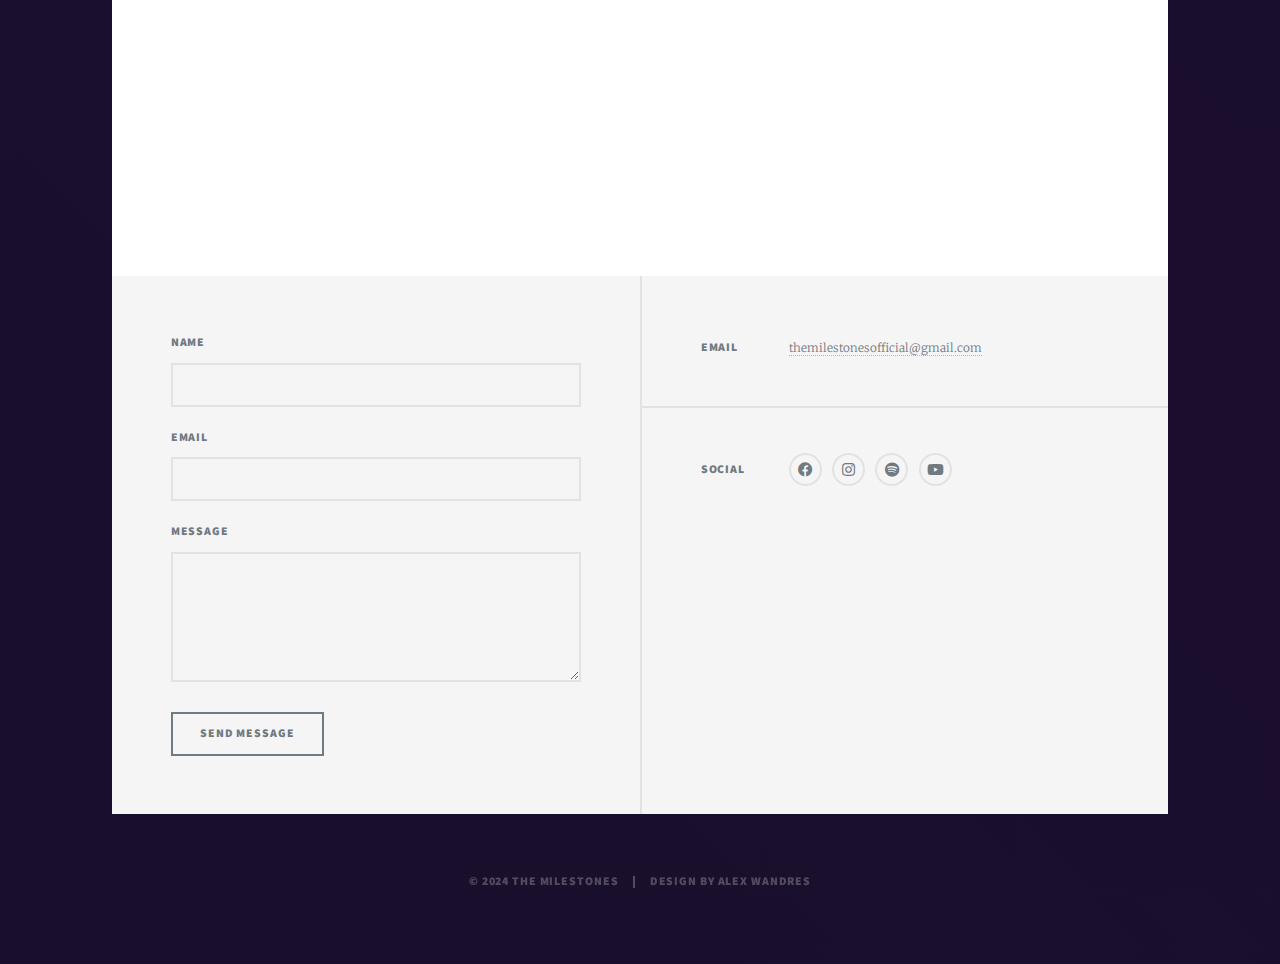
<file: epk.html>
<!DOCTYPE HTML>
<html>
	<head>
    <!-- Google tag (gtag.js) -->
<script async src="https://www.googletagmanager.com/gtag/js?id=G-8NWD1VP16E"></script>
<script>
  window.dataLayer = window.dataLayer || [];
  function gtag(){dataLayer.push(arguments);}
  gtag('js', new Date());

  gtag('config', 'G-8NWD1VP16E');
</script>
		<!-- HTML Meta Tags -->
<title>The Milestones - EPK</title>
<meta name="description" content="The Milestones are a 4 piece rock band in the VA/DC/MD area. Debut album In Ruins - out now!">

<!-- Facebook Meta Tags -->
<meta property="og:url" content="themilestones.band">
<meta property="og:type" content="website">
<meta property="og:title" content="The Milestones">
<meta property="og:description" content="The Milestones are a 4 piece rock band in the VA/DC/MD area. Debut album In Ruins - out now!">
<meta property="og:image" content="https://www.themilestones.band/images/og-image-band.jpg">

<!-- Twitter Meta Tags -->
<meta name="twitter:card" content="summary_large_image">
<meta property="twitter:url" content="themilestones.band">
<meta name="twitter:title" content="The Milestones">
<meta name="twitter:description" content="The Milestones are a 4 piece rock band in the VA/DC/MD area. Debut album In Ruins - out now!">
<meta name="twitter:image" content="https://www.themilestones.band/images/og-image-band.jpg">

<!-- Meta Tags Generated via https://iplocation.io -->

		<meta charset="utf-8" />
		<meta name="viewport" content="width=device-width, initial-scale=1, user-scalable=no" />
		<link rel="stylesheet" href="assets/css/main.css" />
		<link rel="stylesheet" href="assets/css/custom.css" />
		<noscript><link rel="stylesheet" href="assets/css/noscript.css" /></noscript>
		<link rel="apple-touch-icon" sizes="180x180" href="/apple-touch-icon.png">
		<link rel="icon" type="image/png" sizes="32x32" href="/favicon-32x32.png">
		<link rel="icon" type="image/png" sizes="16x16" href="/favicon-16x16.png">
		<link rel="manifest" href="/site.webmanifest">
		<link rel="mask-icon" href="/safari-pinned-tab.svg" color="#5bbad5">
		<meta name="msapplication-TileColor" content="#da532c">
		<meta name="theme-color" content="#ffffff">
		<link href="https://cdn.jsdelivr.net/npm/bootstrap@5.3.2/dist/css/bootstrap.min.css" rel="stylesheet" integrity="sha384-T3c6CoIi6uLrA9TneNEoa7RxnatzjcDSCmG1MXxSR1GAsXEV/Dwwykc2MPK8M2HN" crossorigin="anonymous">
    <link rel="stylesheet" href="https://cdnjs.cloudflare.com/ajax/libs/font-awesome/4.7.0/css/font-awesome.min.css">

	</head>
	<body class="is-preload epk">

		<!-- Wrapper -->
			<div id="wrapper" class="fade-in">

				<!-- Intro -->
					<div id="intro">
						<h1>The Milestones</h1>

						<ul class="actions">
							<li><a href="#header" class="button icon solid solo fa-arrow-down scrolly">Continue</a></li>
						</ul>
					</div>

				<!-- Header -->
					<header id="header">
						<a href="index.html" class="logo" style="background-color:white; border:none; max-width:500px;"><img src="images/MilestonesLogo_900px.png" alt="" class="img-responsive margin-auto" style="background-color:white; ">
</a>
					</header>

				<!-- Nav -->
					<nav id="nav">
						<ul class="links">
							<li class=""><a href="index.html">Home</a></li>
							<li><a href="music.html">Music</a></li>
							<li><a href="shows.html">Shows</a></li>
							<li><a href="photos.html">Photos</a></li>
						</ul>
						<ul class="icons">
							<li><a href="https://www.facebook.com/themilestonesofficial" target="_blank" class="icon brands fa-facebook-f"><span class="label">Facebook</span></a></li>
							<li><a href="https://www.instagram.com/themilestones" target="_blank" class="icon brands fa-instagram"><span class="label">Instagram</span></a></li>
							<li><a href="https://open.spotify.com/artist/50mn9tNKRppRqIwET3aMqf?si=bPlMmnV1RpWCth5KsCFhIQ" target="_blank" class="icon brands fa-spotify"><span class="label">Spotify</span></a></li>
							<li><a href="https://www.youtube.com/@themilestonesofficial" target="_blank" class="icon brands fa-youtube"><span class="label">YouTube</span></a></li>
						</ul>
					</nav>

				<!-- Main -->
					<div id="main">
						<div class="row">
						<div class="col-sm-6">
													<iframe style="border-radius:12px; min-height:400px;" src="https://open.spotify.com/embed/artist/50mn9tNKRppRqIwET3aMqf?utm_source=generator&theme=0" width="100%" height="100%" frameBorder="0" allowfullscreen="" allow="autoplay; clipboard-write; encrypted-media; fullscreen; picture-in-picture" loading="lazy"></iframe>
						</div>
            <div class="d-md-none my-3">
              &nbsp
            </div>
						<div class="col-sm-6">
                                  <iframe width="100%" height="100%" src="https://www.youtube.com/embed/3rTtzKVFXBE?si=8k4T8nSmKChlvmG3" title="YouTube video player" frameborder="0" allow="accelerometer; autoplay; clipboard-write; encrypted-media; gyroscope; picture-in-picture; web-share" allowfullscreen></iframe>
						</div>
            <div class="d-md-none mb-3">
              &nbsp
            </div>
						</div>


						<article class="shows post featured bio">
							<header class="major">
								<span class="date">Upcoming Shows</span>
							</header>

							<div class="row">
								<div class="col-sm-5">
									<h4>3/13 - Thursday</h4>
									<h6>10PM</h6>
								</div>
								<div class="col-sm-7 text-right">
									<h4>San Jac Saloon</h4>
									<p>Austin TX</p>
									<h6>SXSW Unofficial Showcase</h6>
									<h6 style="font-size:.7rem;">Boxcar Entertainment</h6>
								</div>
							</div>

							<hr class="break pad-vert-3x">

							<div class="row">
								<div class="col-sm-5">
									<h4>3/14 - Friday</h4>
									<h6>9PM</h6>
								</div>
								<div class="col-sm-7 text-right">
									<h4>San Jac Saloon</h4>
									<p>Austin TX</p>
									<h6>SXSW Unofficial Showcase</h6>
									<h6 style="font-size:.7rem;">Boxcar Entertainment</h6>
								</div>
							</div>

							<hr class="break pad-vert-3x">

							<div class="row">
								<div class="col-sm-5">
									<h4>4/4 - Friday</h4>
									<h6>7PM</h6>
								</div>
								<div class="col-sm-7 text-right">
									<h4>Golden Pony</h4>
									<p>Harrisonburg VA</p>
									<h6>Opening for Wim Tapley & The Cannons</h6>
									<h6 style="margin-top:22px;"><a style="background-color:#c75dc7; color:#fff; padding:10px 15px;" href="https://www.eventbrite.com/e/wim-tapley-the-cannons-wthe-milestones-at-the-golden-pony-18-tickets-1234228002179">Get Tickets</a></h6>
								</div>
							</div>

							<hr class="break pad-vert-3x">

							<h1 class="mb-0">About the Band</h1>

              <ul class="epk-social icons mb-4">
                <li><a href="https://www.facebook.com/themilestonesofficial" target="_blank" class="icon brands fa-facebook-f"><span class="label">Facebook</span></a></li>
                <li><a href="https://www.instagram.com/themilestones" target="_blank" class="icon brands fa-instagram"><span class="label">Instagram</span></a></li>
                <li><a href="https://open.spotify.com/artist/50mn9tNKRppRqIwET3aMqf?si=bPlMmnV1RpWCth5KsCFhIQ" target="_blank" class="icon brands fa-spotify"><span class="label">Spotify</span></a></li>
                <li><a href="https://www.youtube.com/@themilestonesofficial" target="_blank" class="icon brands fa-youtube"><span class="label">YouTube</span></a></li>
              </ul>


<div class="row">
  <div class="col-md-5">
    <img src="images/Arcadia/Band - Steps Standing (1).jpg" alt="" class="img-responsive margin-auto"/>
    <!-- <img src="images/MilestonesLogo_900px.png" alt="" class="img-responsive margin-auto py-4"> -->
  </div>
  <div class="d-md-none my-1">
    &nbsp
  </div>
  <div class="col-md-7" style="text-align:left;">
    <p>The Milestones are a 4-piece rock & roll band, based out of the Shenandoah Valley, Virginia, with roots in the MD/DC/Baltimore music scene.</p>

    <p>In support of their debut album ‘In Ruins’, released May 2023, they toured extensively throughout the Richmond/Harrisonburg/Charlottesville area, with a couple forays back into their home state of Maryland. During this time they significantly grew their audience based on their engaging live performances, expanded their digital reach, and shot a live performance video series at an old theater in downtown Staunton. </p>

    <p>The year ended with a few notable highlights, including nearly 450 tickets sold for a show at The Broadberry (Richmond, VA) opening for Mo Lowda & The Humble, packing the house at Pro Re Nata Brewery (Crozet, Virginia), and a nearly sold out NYE bash at The Tempest in Staunton, Virginia.</p>

<p>In 2024, the band looks to release new music by the summer and continue to raise their profile as an up-and-coming act in the VA scene, as well as expand into other markets with regional tours and well-curated shows with other notable acts in the area.
</p>


<div class="d-md-none" style="text-align:center;">
  <p><b>The Milestones have shared the stage with the following national/regional acts:</b></p>


  <div class="row">
    <div class="col-md-5 offset-md-2">
      <p>
  Badflower<br> Tigercub<br> The Sheepdogs<br> Mo Lowda & The Humble<br> The Ataris
      </p>
    </div>

    <div class="col-md-5">
      <p>
  Seratones<br> The Cold Seas<br> Parlor Mobb<br> Moving Units
      </p>
    </div>
  </div>
</div>



<div class="d-none d-md-block">
  <p><b>The Milestones have shared the stage with the following national/regional acts:</b></p>


  <div class="row">
    <div class="col-md-5 offset-md-2">
      <p>
  Badflower<br> Tigercub<br> The Sheepdogs<br> Mo Lowda & The Humble<br> The Ataris
      </p>
    </div>

    <div class="col-md-5">
      <p>
  Seratones<br> The Cold Seas<br> Parlor Mobb<br> Moving Units
      </p>
    </div>
  </div>
</div>


  </div>
</div>

<div class="grid-wrapper masonry-grid mt-5 mb-3 d-md-none">

  <div>
    <img src="images/BB-Color/110.JPG" alt="The Milestones band live performance photo" />
  </div>
  <div class="tall">
    <img src="images/BB-Color/42.JPG" alt="The Milestones band live performance photo">
  </div>
</div>

<div class="grid-wrapper masonry-grid mt-5 mb-3 d-none d-md-grid">
  <div>
    <img src="images/BB-1.jpg" alt="The Milestones band live performance photo"/>
  </div>
  <div>
    <img src="images/BB-Color/110.JPG" alt="The Milestones band live performance photo" />
  </div>
  <div class="tall">
    <img src="images/BB-Color/42.JPG" alt="The Milestones band live performance photo">
  </div>
  <div class="wide">
    <img src="images/BB-Color/58.JPG" alt="The Milestones band live performance photo"/>
  </div>
  <div>
    <img src="images/Arcadia/14.jpg" alt="The Milestones band live performance photo"/>
  </div>
  <div class="">
    <img src="images/BB_37-color.jpg" alt="The Milestones band live performance photo"/>
  </div>
</div>

<div class="row pt-5 venues text-center">
  <h2 class="mb-5">Venues We've Played</h2>
  <br>
  <div class="col-sm-4">
    <h5 class="mb-3"><b>Washington D.C.</b></h5>
    <p>Black Cat<br>
      Gypsy Sally's<br>
      DC9<br>
      Sofar Sounds (event)<br>

    </p>
    <h5 class="mb-3"><b>Baltimore</b></h5>
    <p>Baltimore Soundstage<br>
      Metro Gallery<br>
      The 8x10<br>
      Ottobar<br>
      Artscape (event)<br>
      JHU Spring Fair (event)
    </p>
  </div>
  <div class="col-sm-4">
    <h5><b>Richmond</b></h5>
    <p>The Broadberry<br>
    The Camel</p>

    <h5><b>Harrisonburg</b></h5>
    <p>Golden Pony<br>
    MAC Rock (event)<br>
    Crayola House
  </p>
  <h5 class="mb-3"><b>NOVA</b></h5>
  <p>Jammin' Java<br>
    Rosslyn Beer Fest (event)
  </p>

    </div>
  <div class="col-sm-4">
    <h5 class="mb-3"><b>Charlottesville</b></h5>
    <p>Pro Re Nata<br>
    Chinchilla Cafe</p>

    <h5 class="mb-3"><b>Waynesboro</b></h5>
    <p>Basic City</p>

    <h5 class="mb-3"><b>Staunton</b></h5>
    <p>Baja Bean <br>
    Tempest</p>
  </div>


  <div class="grid-wrapper masonry-grid mt-5 d-none d-md-grid">
    <div class="tall">
      <img src="images/Arcadia/37.jpg" alt="The Milestones band live performance photo">
    </div>
    <div>
      <img src="images/Arcadia/1.jpg" alt="The Milestones band live performance photo" />
    </div>
    <div>
      <img src="images/BB-Color/9.JPG" alt="The Milestones band live performance photo"/>
    </div>


    <div>
      <img src="images/BB-BW/5.JPG" alt="The Milestones band live performance photo"/>
    </div>
    <div class="">
      <img src="images/BB_37-color.jpg" alt="The Milestones band live performance photo"/>
    </div>
    <div class="wide">
      <img src="images/BB_59-color.jpg" alt="The Milestones band live performance photo"/>
    </div>
  </div>

  <div class="grid-wrapper masonry-grid mt-5 d-md-none">
    <div class="tall">
      <img src="images/Arcadia/37.jpg" alt="The Milestones band live performance photo">
    </div>
    <div>
      <img src="images/Arcadia/1.jpg" alt="The Milestones band live performance photo" />
    </div>
  </div>


  <div class="col-sm-4">
  </div>
</div>



						</article>

						<div class="videos featured post pt-5">


              <div class="row">
                <div class="col-sm-6">
                  <h4 >Get Out</h4>
                  <h6 class="mb-4">Live at the Arcadia Project</h6>
                  <iframe width="80%" height="415" src="https://www.youtube.com/embed/oJPbTYtOZtw?si=n9emIwkTOuEgiuIK" title="YouTube video player" frameborder="0" allow="accelerometer; autoplay; clipboard-write; encrypted-media; gyroscope; picture-in-picture; web-share" allowfullscreen></iframe>
                </div>
                <div class="col-sm-6">
                  <h4>UFO</h4>
                  <h6 class="mb-4">Promotional Video</h6>


                                  <iframe width="80%" height="415" src="https://www.youtube.com/embed/kAPR5g-UZk8?si=u8Eyv7_DErWYbIR-" title="YouTube video player" frameborder="0" allow="accelerometer; autoplay; clipboard-write; encrypted-media; gyroscope; picture-in-picture; web-share" allowfullscreen></iframe>
                </div>

              </div>



						</div>

					</div>

				<!-- Footer -->
        <footer id="footer">
          <section>
            <form method="post" action="#" id="form">

              <input type="hidden" name="access_key" value="46138fc0-c2b7-46d3-aae6-0f67987ea898">


              <div class="fields">
                <div class="field">
                  <label for="name">Name</label>
                  <input type="text" name="name" id="name" />
                </div>
                <div class="field">
                  <label for="email">Email</label>
                  <input type="text" name="email" id="email" required/>
                </div>
                <div class="field">
                  <label for="message">Message</label>
                  <textarea name="message" id="message" rows="3"></textarea>
                </div>
              </div>
              <ul class="actions">
                <li><input type="submit" value="Send Message" /></li>
              </ul>
              <div class="" id="result">

              </div>
            </form>

            <script>
            const form = document.getElementById('form');
            const result = document.getElementById('result');

            form.addEventListener('submit', function(e) {
                const formData = new FormData(form);
                e.preventDefault();

                const object = Object.fromEntries(formData);
                const json = JSON.stringify(object);

                result.innerHTML = "Please wait..."

                fetch('https://api.web3forms.com/submit', {
                        method: 'POST',
                        headers: {
                            'Content-Type': 'application/json',
                            'Accept': 'application/json'
                        },
                        body: json
                    })
                    .then(async (response) => {
                        let json = await response.json();
                        if (response.status == 200) {
                            result.innerHTML = json.message;
                        } else {
                            console.log(response);
                            result.innerHTML = json.message;
                        }
                    })
                    .catch(error => {
                        console.log(error);
                        result.innerHTML = "Something went wrong!";
                    })
                    .then(function() {
                        form.reset();
                        setTimeout(() => {
                            result.style.display = "none";
                        }, 3000);
                    });
            });
            </script>

          </section>
          <section class="split contact">
            <section>
              <h3>Email</h3>
              <p><small></small></p>
              <p><a href="#">themilestonesofficial@gmail.com</a></p>
            </section>
            <section>
              <h3>Social</h3>
              <ul class="icons alt">
                <li><a href="https://www.facebook.com/themilestonesofficial" target="_blank" class="icon brands alt fa-facebook-f"><span class="label">Facebook</span></a></li>
                <li><a href="https://www.instagram.com/themilestones" target="_blank" class="icon brands alt fa-instagram"><span class="label">Instagram</span></a></li>
                <li><a href="https://open.spotify.com/artist/50mn9tNKRppRqIwET3aMqf?si=bPlMmnV1RpWCth5KsCFhIQ" target="_blank" class="icon brands alt fa-spotify"><span class="label">Spotify</span></a></li>
                <li><a href="https://www.youtube.com/@themilestonesofficial" target="_blank" class="icon brands alt fa-youtube"><span class="label">YouTube</span></a></li>
              </ul>
            </section>
          </section>
        </footer>

				<!-- Copyright -->
					<div id="copyright">
						<ul><li>&copy; 2024 The Milestones</li><li>Design by Alex Wandres</li></ul>
					</div>

			</div>

		<!-- Scripts -->
			<script src="assets/js/jquery.min.js"></script>
			<script src="assets/js/jquery.scrollex.min.js"></script>
			<script src="assets/js/jquery.scrolly.min.js"></script>
			<script src="assets/js/browser.min.js"></script>
			<script src="assets/js/breakpoints.min.js"></script>
			<script src="assets/js/util.js"></script>
			<script src="assets/js/main.js"></script>

	</body>
</html>
</file>
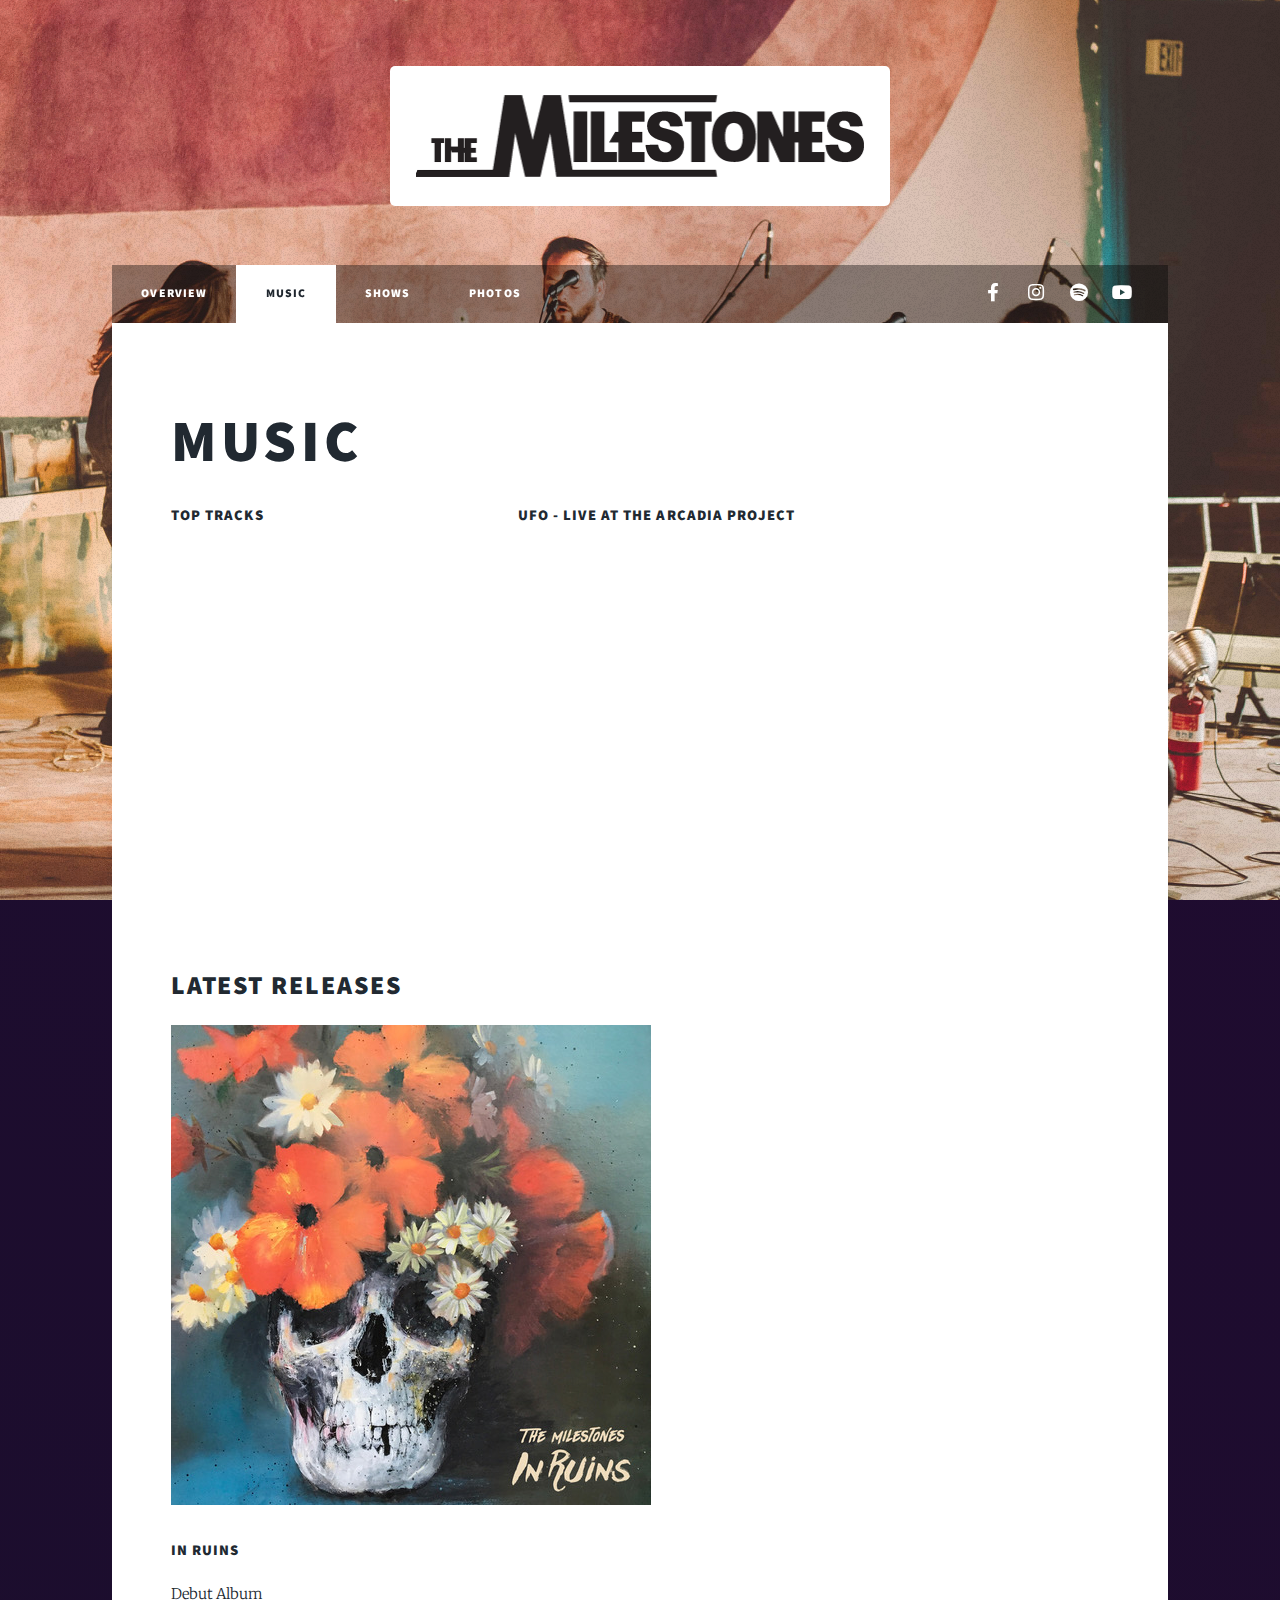
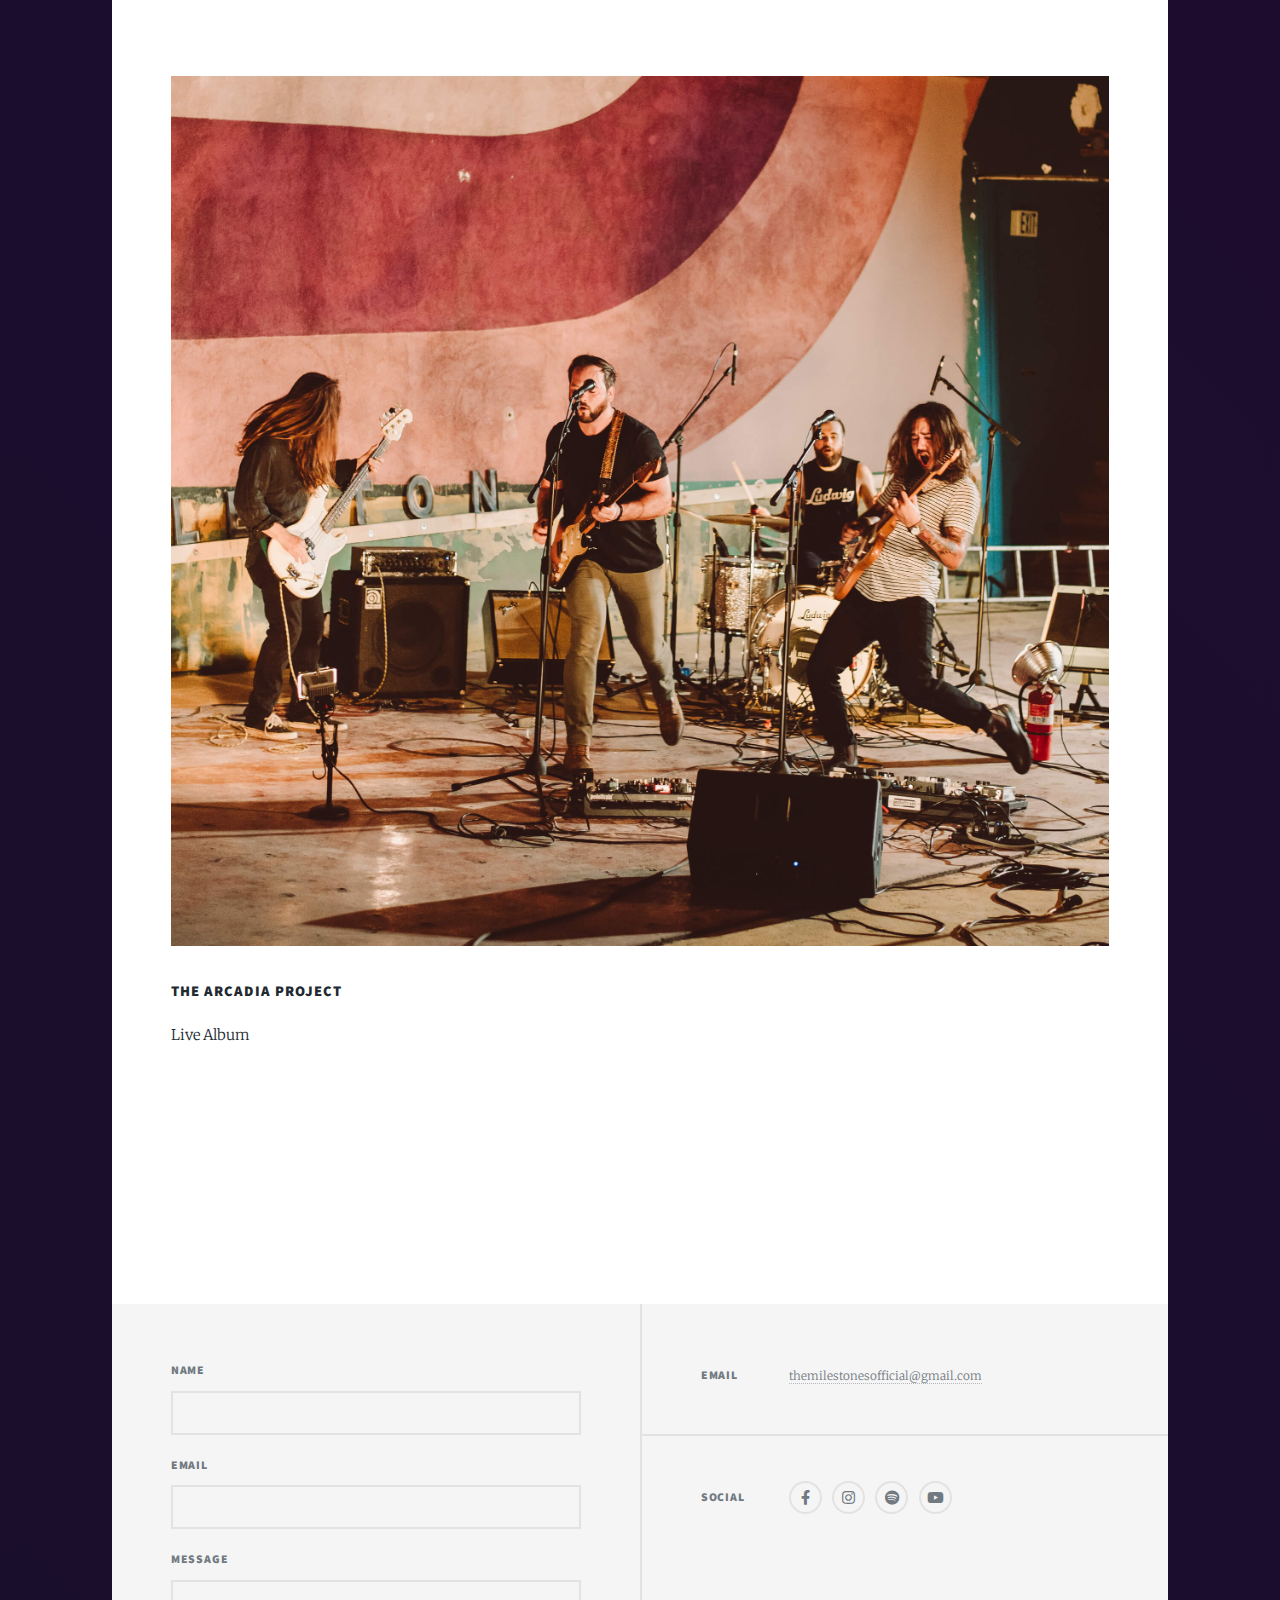
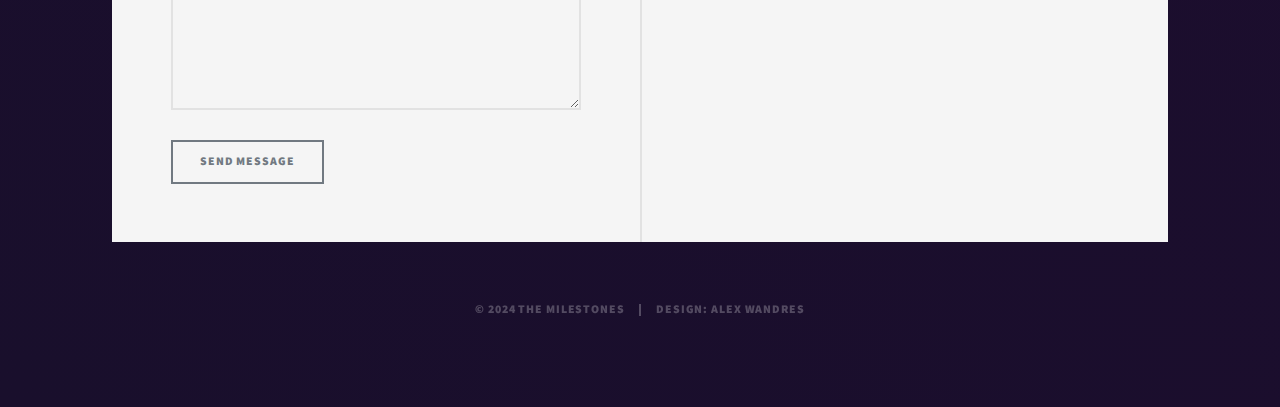
<file: music.html>
<!DOCTYPE HTML>

<html>
<head>
  <!-- Google tag (gtag.js) -->
<script async src="https://www.googletagmanager.com/gtag/js?id=G-8NWD1VP16E"></script>
<script>
window.dataLayer = window.dataLayer || [];
function gtag(){dataLayer.push(arguments);}
gtag('js', new Date());

gtag('config', 'G-8NWD1VP16E');
</script>

  <!-- HTML Meta Tags -->
<title>The Milestones - Music</title>
<meta name="description" content="The Milestones are a 4 piece rock band in the VA/DC/MD area. Debut album In Ruins - out now!">

<!-- Facebook Meta Tags -->
<meta property="og:url" content="themilestones.band">
<meta property="og:type" content="website">
<meta property="og:title" content="The Milestones">
<meta property="og:description" content="The Milestones are a 4 piece rock band in the VA/DC/MD area. Debut album In Ruins - out now!">
<meta property="og:image" content="https://www.themilestones.band/images/og-image-band.jpg">

<!-- Twitter Meta Tags -->
<meta name="twitter:card" content="summary_large_image">
<meta property="twitter:url" content="themilestones.band">
<meta name="twitter:title" content="The Milestones">
<meta name="twitter:description" content="The Milestones are a 4 piece rock band in the VA/DC/MD area. Debut album In Ruins - out now!">
<meta name="twitter:image" content="https://www.themilestones.band/images/og-image-band.jpg">

<!-- Meta Tags Generated via https://iplocation.io -->

  <meta charset="utf-8" />
  <meta name="viewport" content="width=device-width, initial-scale=1, user-scalable=no" />
  <link rel="stylesheet" href="assets/css/main.css" />
  <link rel="stylesheet" href="assets/css/custom.css" />
  <noscript><link rel="stylesheet" href="assets/css/noscript.css" /></noscript>
  <link rel="apple-touch-icon" sizes="180x180" href="/apple-touch-icon.png">
  <link rel="icon" type="image/png" sizes="32x32" href="/favicon-32x32.png">
  <link rel="icon" type="image/png" sizes="16x16" href="/favicon-16x16.png">
  <link rel="manifest" href="/site.webmanifest">
  <link rel="mask-icon" href="/safari-pinned-tab.svg" color="#5bbad5">
  <meta name="msapplication-TileColor" content="#da532c">
  <meta name="theme-color" content="#ffffff">
  <link href="https://cdn.jsdelivr.net/npm/bootstrap@5.3.2/dist/css/bootstrap.min.css" rel="stylesheet" integrity="sha384-T3c6CoIi6uLrA9TneNEoa7RxnatzjcDSCmG1MXxSR1GAsXEV/Dwwykc2MPK8M2HN" crossorigin="anonymous">
</head>
	<body class="is-preload">

		<!-- Wrapper -->
			<div id="wrapper">

				<!-- Header -->

					<header id="header">
						<a href="index.html" class="logo" style="background-color:white; border:none; max-width:500px;"><img src="images/MilestonesLogo_900px.png" alt="" class="img-responsive margin-auto" style="background-color:white; ">
</a>
					</header>

					<!-- Nav -->
					<nav id="nav">
						<ul class="links">
							<li><a href="index.html">Overview</a></li>
							<li class="active"><a href="music.html">Music</a></li>
							<li><a href="shows.html">Shows</a></li>
							<li><a href="photos.html">Photos</a></li>
						</ul>
						<ul class="icons">
							<li><a href="https://www.facebook.com/themilestonesofficial" target="_blank" class="icon brands fa-facebook-f"><span class="label">Facebook</span></a></li>
							<li><a href="https://www.instagram.com/themilestones" target="_blank" class="icon brands fa-instagram"><span class="label">Instagram</span></a></li>
							<li><a href="https://open.spotify.com/artist/50mn9tNKRppRqIwET3aMqf?si=bPlMmnV1RpWCth5KsCFhIQ" target="_blank" class="icon brands fa-spotify"><span class="label">Spotify</span></a></li>
							<li><a href="https://www.youtube.com/@themilestonesofficial" target="_blank" class="icon brands fa-youtube"><span class="label">YouTube</span></a></li>
						</ul>
					</nav>

				<!-- Main -->
					<div id="main">

						<!-- Post -->
							<section class="post">
                <h1 class="pb-3">Music</h1>

                <div class="row">

                  <div class="col-sm-6" style="">
                    <h4 class="mb-4">Top Tracks</h4>

      													<iframe style="border-radius:12px;" src="https://open.spotify.com/embed/artist/50mn9tNKRppRqIwET3aMqf?utm_source=generator&theme=0" width="100%" height="86%" frameBorder="0" allowfullscreen="" allow="autoplay; clipboard-write; encrypted-media; fullscreen; picture-in-picture" loading="lazy"></iframe>
                  </div>
                  <div class="spacer d-sm-none mt-3">
                    &nbsp;
                  </div>

                  <div class="col-sm-6" style="min-height:350px;">
                    <h4 class="mb-4">UFO - Live at the Arcadia Project</h4>
      							<iframe width="100%" height="415" src="https://www.youtube.com/embed/L79XogDGnJc?si=HL20gAneHI5u2sQP" title="YouTube video player" frameborder="0" allow="accelerometer; autoplay; clipboard-write; encrypted-media; gyroscope; picture-in-picture; web-share" allowfullscreen loading="lazy"></iframe>
                  </div>
                </div>

                <h2 class="py-5">Latest Releases</h2>

                <div class="row">
                  <div class="col-sm-6">
                    <img src="images/IR4v7.jpeg" alt="The Milestones In Ruins Album" class="img-responsive margin-auto">
                    <div class="spacer d-sm-none mt-2">
                      &nbsp;
                    </div>
                    <h4>In Ruins</h4>
                    <p>Debut Album</p>
                  </div>
                  <div class="col-sm-6">
                    <iframe style="border-radius:12px" src="https://open.spotify.com/embed/album/7EKH0EYLPXg9ImsGYysKWM?utm_source=generator" width="100%" height="100%" frameBorder="0" allowfullscreen="" allow="autoplay; clipboard-write; encrypted-media; fullscreen; picture-in-picture" loading="lazy"></iframe>
                  </div>
                </div>

                <div class="spacer d-sm-none mt-3">
                  &nbsp;
                </div>

                <div class="row pt-5">
                  <div class="col-sm-6">
                    <img src="images/TheMilestones-Band-MainBG.jpg" alt="The Milestones Live at the Arcadia Project Album" class="img-responsive margin-auto">
                    <div class="spacer d-sm-none mt-2">
                      &nbsp;
                    </div>
                    <h4>The Arcadia Project</h4>
                    <p>Live Album</p>
                  </div>
                  <div class="col-sm-6">
                    <iframe style="border-radius:12px" src="https://open.spotify.com/embed/album/4ZcxHAwwT0T4x0aDZpRjyh?utm_source=generator" width="100%" height="100%" frameBorder="0" allowfullscreen="" allow="autoplay; clipboard-write; encrypted-media; fullscreen; picture-in-picture" loading="lazy"></iframe>
                  </div>
                </div>
							</section>

					</div>

					<!-- Footer -->
          <footer id="footer">
						<section>
							<form method="post" action="#" id="form">

								<input type="hidden" name="access_key" value="46138fc0-c2b7-46d3-aae6-0f67987ea898">


								<div class="fields">
									<div class="field">
										<label for="name">Name</label>
										<input type="text" name="name" id="name" />
									</div>
									<div class="field">
										<label for="email">Email</label>
										<input type="text" name="email" id="email" required/>
									</div>
									<div class="field">
										<label for="message">Message</label>
										<textarea name="message" id="message" rows="3"></textarea>
									</div>
								</div>
								<ul class="actions">
									<li><input type="submit" value="Send Message" /></li>
								</ul>
								<div class="" id="result">

								</div>
							</form>

							<script>
							const form = document.getElementById('form');
							const result = document.getElementById('result');

							form.addEventListener('submit', function(e) {
							    const formData = new FormData(form);
							    e.preventDefault();

							    const object = Object.fromEntries(formData);
							    const json = JSON.stringify(object);

							    result.innerHTML = "Please wait..."

							    fetch('https://api.web3forms.com/submit', {
							            method: 'POST',
							            headers: {
							                'Content-Type': 'application/json',
							                'Accept': 'application/json'
							            },
							            body: json
							        })
							        .then(async (response) => {
							            let json = await response.json();
							            if (response.status == 200) {
							                result.innerHTML = json.message;
							            } else {
							                console.log(response);
							                result.innerHTML = json.message;
							            }
							        })
							        .catch(error => {
							            console.log(error);
							            result.innerHTML = "Something went wrong!";
							        })
							        .then(function() {
							            form.reset();
							            setTimeout(() => {
							                result.style.display = "none";
							            }, 3000);
							        });
							});
							</script>

						</section>
						<section class="split contact">
							<section>
								<h3>Email</h3>
								<p><small></small></p>
								<p><a href="#">themilestonesofficial@gmail.com</a></p>
							</section>
							<section>
								<h3>Social</h3>
								<ul class="icons alt">
									<li><a href="https://www.facebook.com/themilestonesofficial" target="_blank" class="icon brands alt fa-facebook-f"><span class="label">Facebook</span></a></li>
									<li><a href="https://www.instagram.com/themilestones" target="_blank" class="icon brands alt fa-instagram"><span class="label">Instagram</span></a></li>
									<li><a href="https://open.spotify.com/artist/50mn9tNKRppRqIwET3aMqf?si=bPlMmnV1RpWCth5KsCFhIQ" target="_blank" class="icon brands alt fa-spotify"><span class="label">Spotify</span></a></li>
									<li><a href="https://www.youtube.com/@themilestonesofficial" target="_blank" class="icon brands alt fa-youtube"><span class="label">YouTube</span></a></li>
								</ul>
							</section>
						</section>
					</footer>

						<!-- Copyright -->
							<div id="copyright">
								<ul><li>&copy; 2024 The Milestones</li><li>Design: Alex Wandres</li></ul>
							</div>

			</div>

		<!-- Scripts -->
			<script src="assets/js/jquery.min.js"></script>
			<script src="assets/js/jquery.scrollex.min.js"></script>
			<script src="assets/js/jquery.scrolly.min.js"></script>
			<script src="assets/js/browser.min.js"></script>
			<script src="assets/js/breakpoints.min.js"></script>
			<script src="assets/js/util.js"></script>
			<script src="assets/js/main.js"></script>

	</body>
</html>
</file>
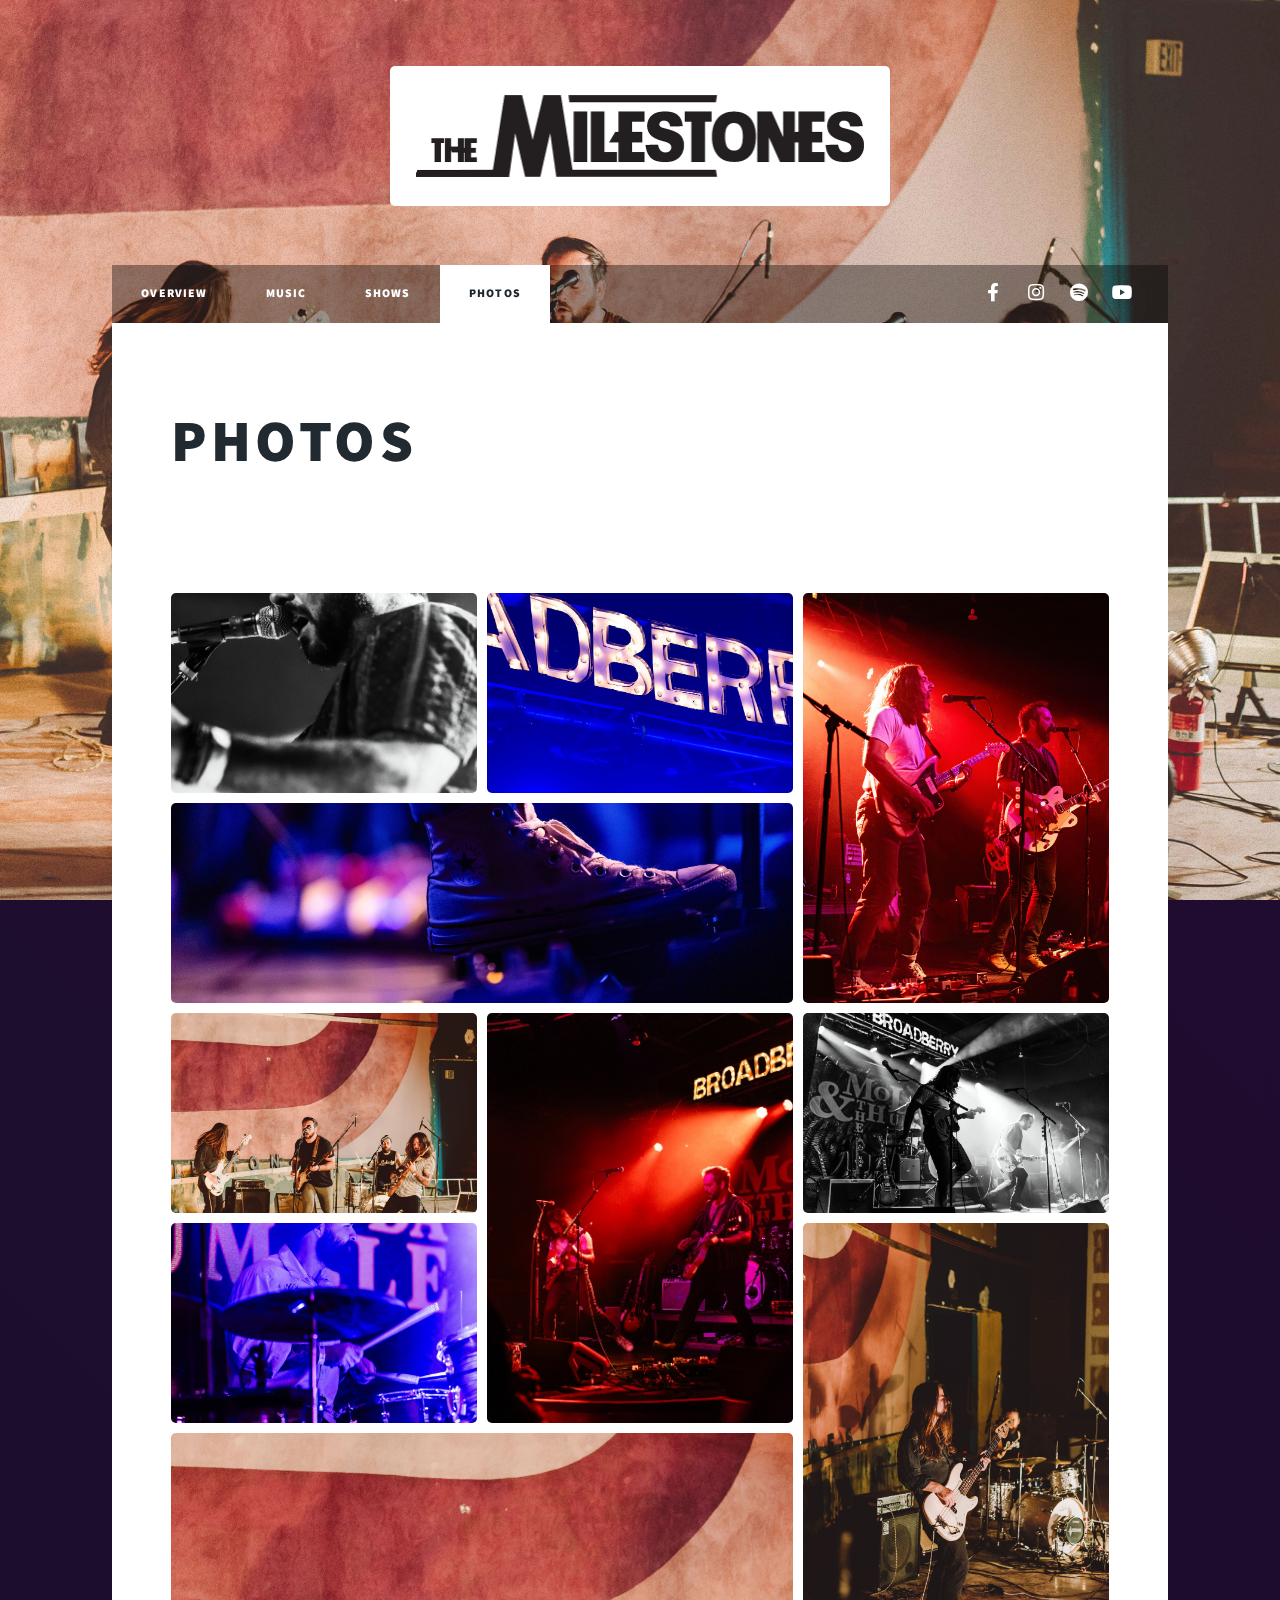
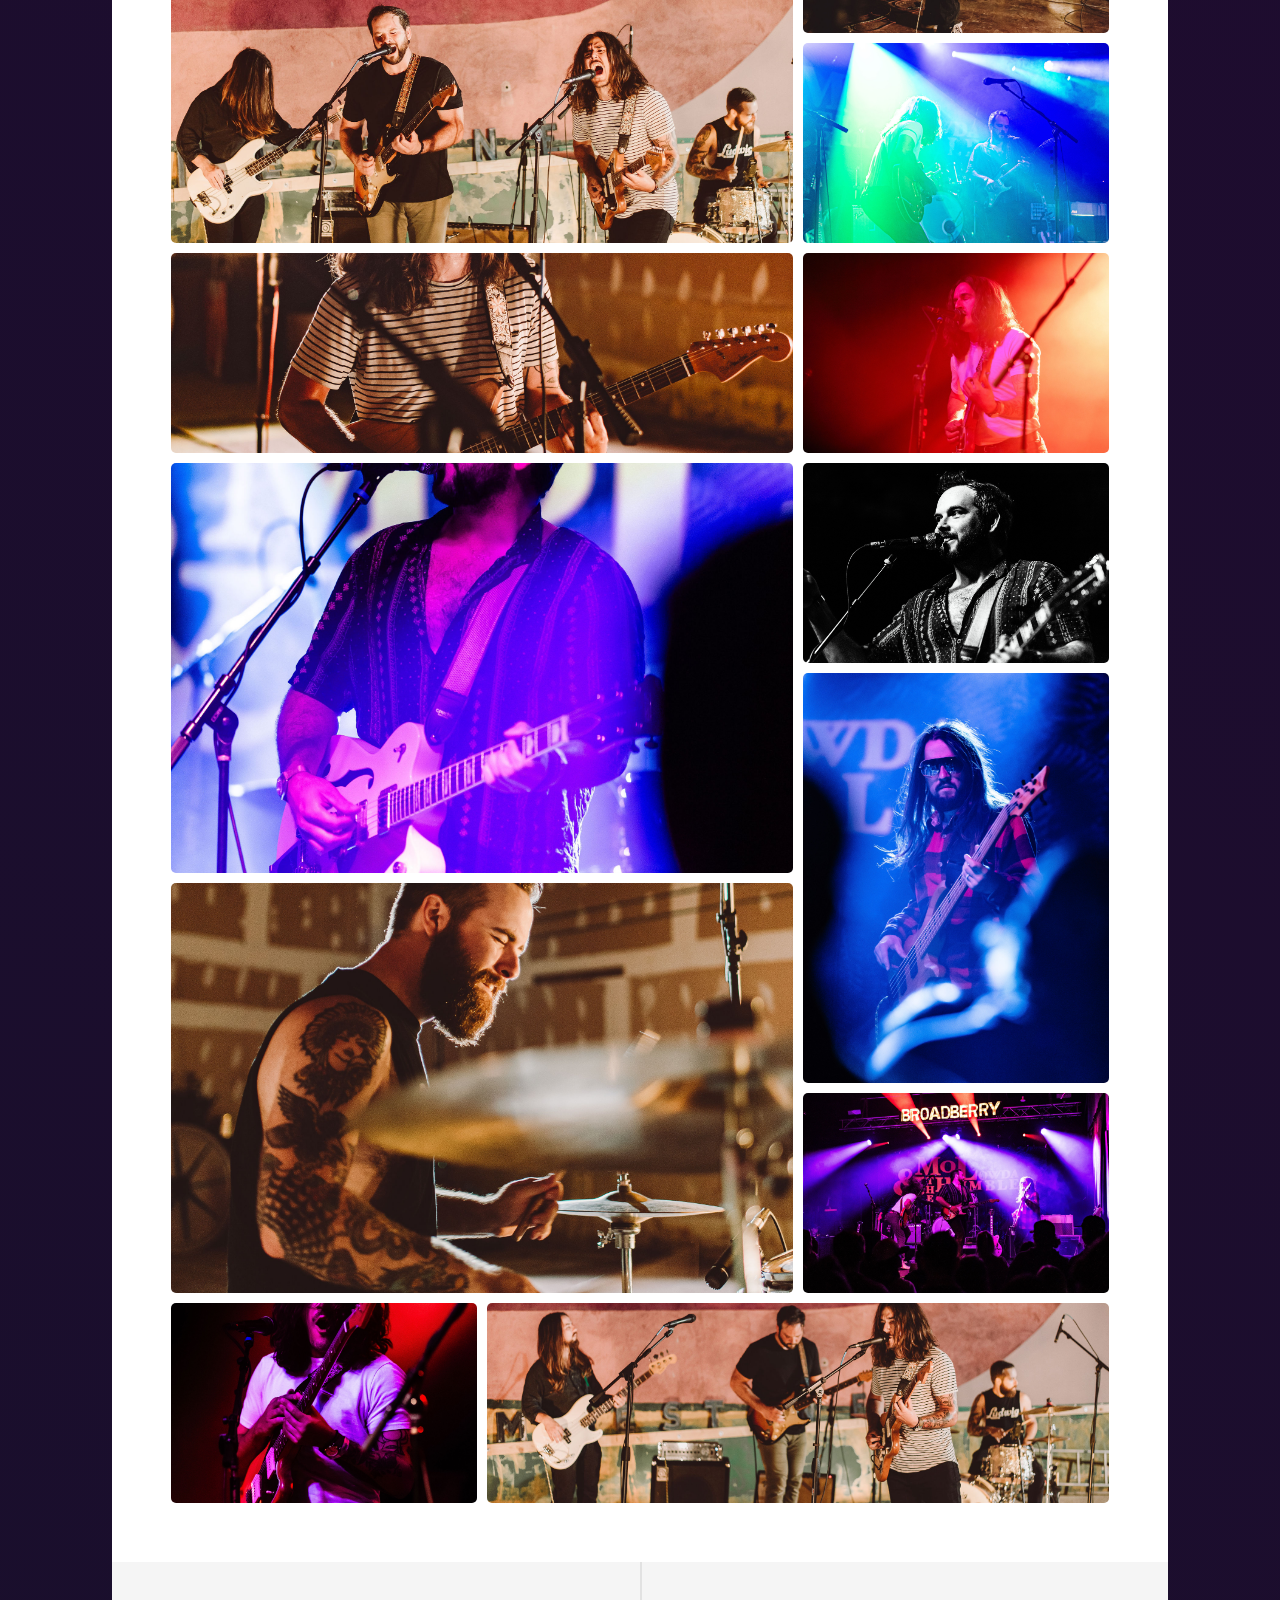
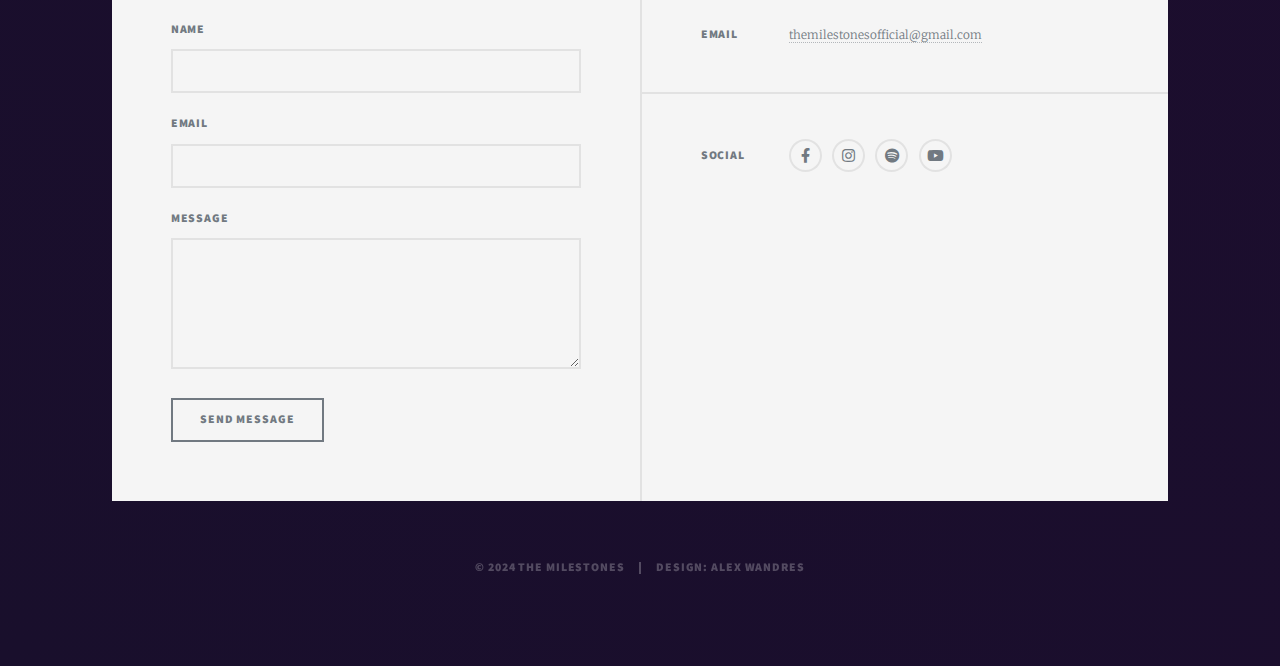
<file: photos.html>
<!DOCTYPE HTML>

<html>
<head>
	<!-- Google tag (gtag.js) -->
<script async src="https://www.googletagmanager.com/gtag/js?id=G-8NWD1VP16E"></script>
<script>
window.dataLayer = window.dataLayer || [];
function gtag(){dataLayer.push(arguments);}
gtag('js', new Date());

gtag('config', 'G-8NWD1VP16E');
</script>
	<!-- HTML Meta Tags -->
<title>The Milestones - Photos</title>
<meta name="description" content="The Milestones are a 4 piece rock band in the VA/DC/MD area. Debut album In Ruins - out now!">

<!-- Facebook Meta Tags -->
<meta property="og:url" content="themilestones.band">
<meta property="og:type" content="website">
<meta property="og:title" content="The Milestones">
<meta property="og:description" content="The Milestones are a 4 piece rock band in the VA/DC/MD area. Debut album In Ruins - out now!">
<meta property="og:image" content="https://www.themilestones.band/images/og-image-band.jpg">

<!-- Twitter Meta Tags -->
<meta name="twitter:card" content="summary_large_image">
<meta property="twitter:url" content="themilestones.band">
<meta name="twitter:title" content="The Milestones">
<meta name="twitter:description" content="The Milestones are a 4 piece rock band in the VA/DC/MD area. Debut album In Ruins - out now!">
<meta name="twitter:image" content="https://www.themilestones.band/images/og-image-band.jpg">

<!-- Meta Tags Generated via https://iplocation.io -->

	<meta charset="utf-8" />
	<meta name="viewport" content="width=device-width, initial-scale=1, user-scalable=no" />
	<link rel="stylesheet" href="assets/css/main.css" />
	<link rel="stylesheet" href="assets/css/custom.css" />
	<noscript><link rel="stylesheet" href="assets/css/noscript.css" /></noscript>
	<link rel="apple-touch-icon" sizes="180x180" href="/apple-touch-icon.png">
	<link rel="icon" type="image/png" sizes="32x32" href="/favicon-32x32.png">
	<link rel="icon" type="image/png" sizes="16x16" href="/favicon-16x16.png">
	<link rel="manifest" href="/site.webmanifest">
	<link rel="mask-icon" href="/safari-pinned-tab.svg" color="#5bbad5">
	<meta name="msapplication-TileColor" content="#da532c">
	<meta name="theme-color" content="#ffffff">
	<link href="https://cdn.jsdelivr.net/npm/bootstrap@5.3.2/dist/css/bootstrap.min.css" rel="stylesheet" integrity="sha384-T3c6CoIi6uLrA9TneNEoa7RxnatzjcDSCmG1MXxSR1GAsXEV/Dwwykc2MPK8M2HN" crossorigin="anonymous">
</head>
	<body class="is-preload">

		<!-- Wrapper -->
			<div id="wrapper">

				<!-- Header -->
				<!-- Header -->
					<header id="header">
						<a href="index.html" class="logo" style="background-color:white; border:none; max-width:500px;"><img src="images/MilestonesLogo_900px.png" alt="The Milestones band live performance photo" class="img-responsive margin-auto" style="background-color:white; ">
</a>
					</header>

					<!-- Nav -->
					<nav id="nav">
						<ul class="links">
							<li><a href="index.html">Overview</a></li>
							<li><a href="music.html">Music</a></li>
							<li><a href="shows.html">Shows</a></li>
							<li class="active"><a href="photos.html">Photos</a></li>
						</ul>
						<ul class="icons">
							<li><a href="https://www.facebook.com/themilestonesofficial" target="_blank" class="icon brands fa-facebook-f"><span class="label">Facebook</span></a></li>
							<li><a href="https://www.instagram.com/themilestones" target="_blank" class="icon brands fa-instagram"><span class="label">Instagram</span></a></li>
							<li><a href="https://open.spotify.com/artist/50mn9tNKRppRqIwET3aMqf?si=bPlMmnV1RpWCth5KsCFhIQ" target="_blank" class="icon brands fa-spotify"><span class="label">Spotify</span></a></li>
							<li><a href="https://www.youtube.com/@themilestonesofficial" target="_blank" class="icon brands fa-youtube"><span class="label">YouTube</span></a></li>
						</ul>
					</nav>

				<!-- Main -->
					<div id="main">

						<!-- Post -->
							<section class="post photos">
								<h1>Photos</h1>

								<div class="grid-wrapper masonry-grid">
									<div>
										<img src="images/BB-1.jpg" alt="The Milestones band live performance photo" />
									</div>
									<div>
										<img src="images/BB-Color/1.JPG" alt="The Milestones band live performance photo" />
									</div>
									<div class="tall">
										<img src="images/BB-Color/42.JPG" alt="The Milestones band live performance photo">
									</div>
									<div class="wide">
										<img src="images/BB-Color/58.JPG" alt="The Milestones band live performance photo" />
									</div>
									<div>
										<img src="images/Arcadia/14.jpg" alt="The Milestones band live performance photo" />
									</div>
									<div class="tall">
										<img src="images/BB_37-color.jpg" alt="The Milestones band live performance photo" />
									</div>
									<div class="big">
										<img src="images/Arcadia/17.jpg" alt="The Milestones band live performance photo" />
									</div>
									<div>
										<img src="images/BB-BW/5.JPG" alt="The Milestones band live performance photo" />
									</div>
									<div class="wide">
										<img src="images/Arcadia/45.jpg" alt="The Milestones band live performance photo" />
									</div>
									<div class="big">
										<img src="images/BB-Color/74.JPG" alt="The Milestones band live performance photo" />
									</div>
									<div class="tall">
										<img src="images/Arcadia/1.jpg" alt="The Milestones band live performance photo" />
									</div>
									<div>
										<img src="images/BB-Color/9.JPG" alt="The Milestones band live performance photo" />
									</div>
									<div>
										<img src="images/BB-Color/102.JPG" alt="The Milestones band live performance photo" />
									</div>

									<div>
										<img src="images/BB-Color/77.JPG" alt="The Milestones band live performance photo" />
									</div>
									<div>
										<img src="images/BB-2.jpg" alt="The Milestones band live performance photo" />
									</div>
									<div class="big">
										<img src="images/Arcadia/28.jpg" alt="The Milestones band live performance photo" />
									</div>
									<div class="tall">
										<img src="images/BB-Color/69.JPG" alt="The Milestones band live performance photo" />
									</div>
									<div>
										<img src="images/BB-Color/110.JPG" alt="The Milestones band live performance photo" />
									</div>
									<div>
										<img src="images/BB-Color/92.JPG" alt="The Milestones band live performance photo" />
									</div>
									<div class="wide">
										<img src="images/Arcadia/37.jpg" alt="The Milestones band live performance photo" />
									</div>
								</div>
							</section>

					</div>

					<!-- Footer -->
					<footer id="footer">
						<section>
							<form method="post" action="#" id="form">

								<input type="hidden" name="access_key" value="46138fc0-c2b7-46d3-aae6-0f67987ea898">


								<div class="fields">
									<div class="field">
										<label for="name">Name</label>
										<input type="text" name="name" id="name" />
									</div>
									<div class="field">
										<label for="email">Email</label>
										<input type="text" name="email" id="email" required/>
									</div>
									<div class="field">
										<label for="message">Message</label>
										<textarea name="message" id="message" rows="3"></textarea>
									</div>
								</div>
								<ul class="actions">
									<li><input type="submit" value="Send Message" /></li>
								</ul>
								<div class="" id="result">

								</div>
							</form>

							<script>
							const form = document.getElementById('form');
							const result = document.getElementById('result');

							form.addEventListener('submit', function(e) {
							    const formData = new FormData(form);
							    e.preventDefault();

							    const object = Object.fromEntries(formData);
							    const json = JSON.stringify(object);

							    result.innerHTML = "Please wait..."

							    fetch('https://api.web3forms.com/submit', {
							            method: 'POST',
							            headers: {
							                'Content-Type': 'application/json',
							                'Accept': 'application/json'
							            },
							            body: json
							        })
							        .then(async (response) => {
							            let json = await response.json();
							            if (response.status == 200) {
							                result.innerHTML = json.message;
							            } else {
							                console.log(response);
							                result.innerHTML = json.message;
							            }
							        })
							        .catch(error => {
							            console.log(error);
							            result.innerHTML = "Something went wrong!";
							        })
							        .then(function() {
							            form.reset();
							            setTimeout(() => {
							                result.style.display = "none";
							            }, 3000);
							        });
							});
							</script>

						</section>
						<section class="split contact">
							<section>
								<h3>Email</h3>
								<p><small></small></p>
								<p><a href="#">themilestonesofficial@gmail.com</a></p>
							</section>
							<section>
								<h3>Social</h3>
								<ul class="icons alt">
									<li><a href="https://www.facebook.com/themilestonesofficial" target="_blank" class="icon brands alt fa-facebook-f"><span class="label">Facebook</span></a></li>
									<li><a href="https://www.instagram.com/themilestones" target="_blank" class="icon brands alt fa-instagram"><span class="label">Instagram</span></a></li>
									<li><a href="https://open.spotify.com/artist/50mn9tNKRppRqIwET3aMqf?si=bPlMmnV1RpWCth5KsCFhIQ" target="_blank" class="icon brands alt fa-spotify"><span class="label">Spotify</span></a></li>
									<li><a href="https://www.youtube.com/@themilestonesofficial" target="_blank" class="icon brands alt fa-youtube"><span class="label">YouTube</span></a></li>
								</ul>
							</section>
						</section>
					</footer>

						<!-- Copyright -->
							<div id="copyright">
								<ul><li>&copy; 2024 The Milestones</li><li>Design: Alex Wandres</li></ul>
							</div>

			</div>

		<!-- Scripts -->
			<script src="assets/js/jquery.min.js"></script>
			<script src="assets/js/jquery.scrollex.min.js"></script>
			<script src="assets/js/jquery.scrolly.min.js"></script>
			<script src="assets/js/browser.min.js"></script>
			<script src="assets/js/breakpoints.min.js"></script>
			<script src="assets/js/util.js"></script>
			<script src="assets/js/main.js"></script>
			<script>
			$('.masonry-grid img').addClass('img-enlargeable').click(function() {
			  var src = $(this).attr('src');
			  var modal;

			  function removeModal() {
			    modal.remove();
			    $('body').off('keyup.modal-close');
			  }
			  modal = $('<div>').css({
			    background: 'RGBA(0,0,0,.5) url(' + src + ') no-repeat center',
			    backgroundSize: 'contain',
			    width: '100%',
			    height: '100%',
			    position: 'fixed',
			    zIndex: '10000',
			    top: '0',
			    left: '0',
			    cursor: 'zoom-out'
			  }).click(function() {
			    removeModal();
			  }).appendTo('body');
			  //handling ESC
			  $('body').on('keyup.modal-close', function(e) {

			      removeModal();

			  });
			});
</script>
	</body>
</html>
</file>
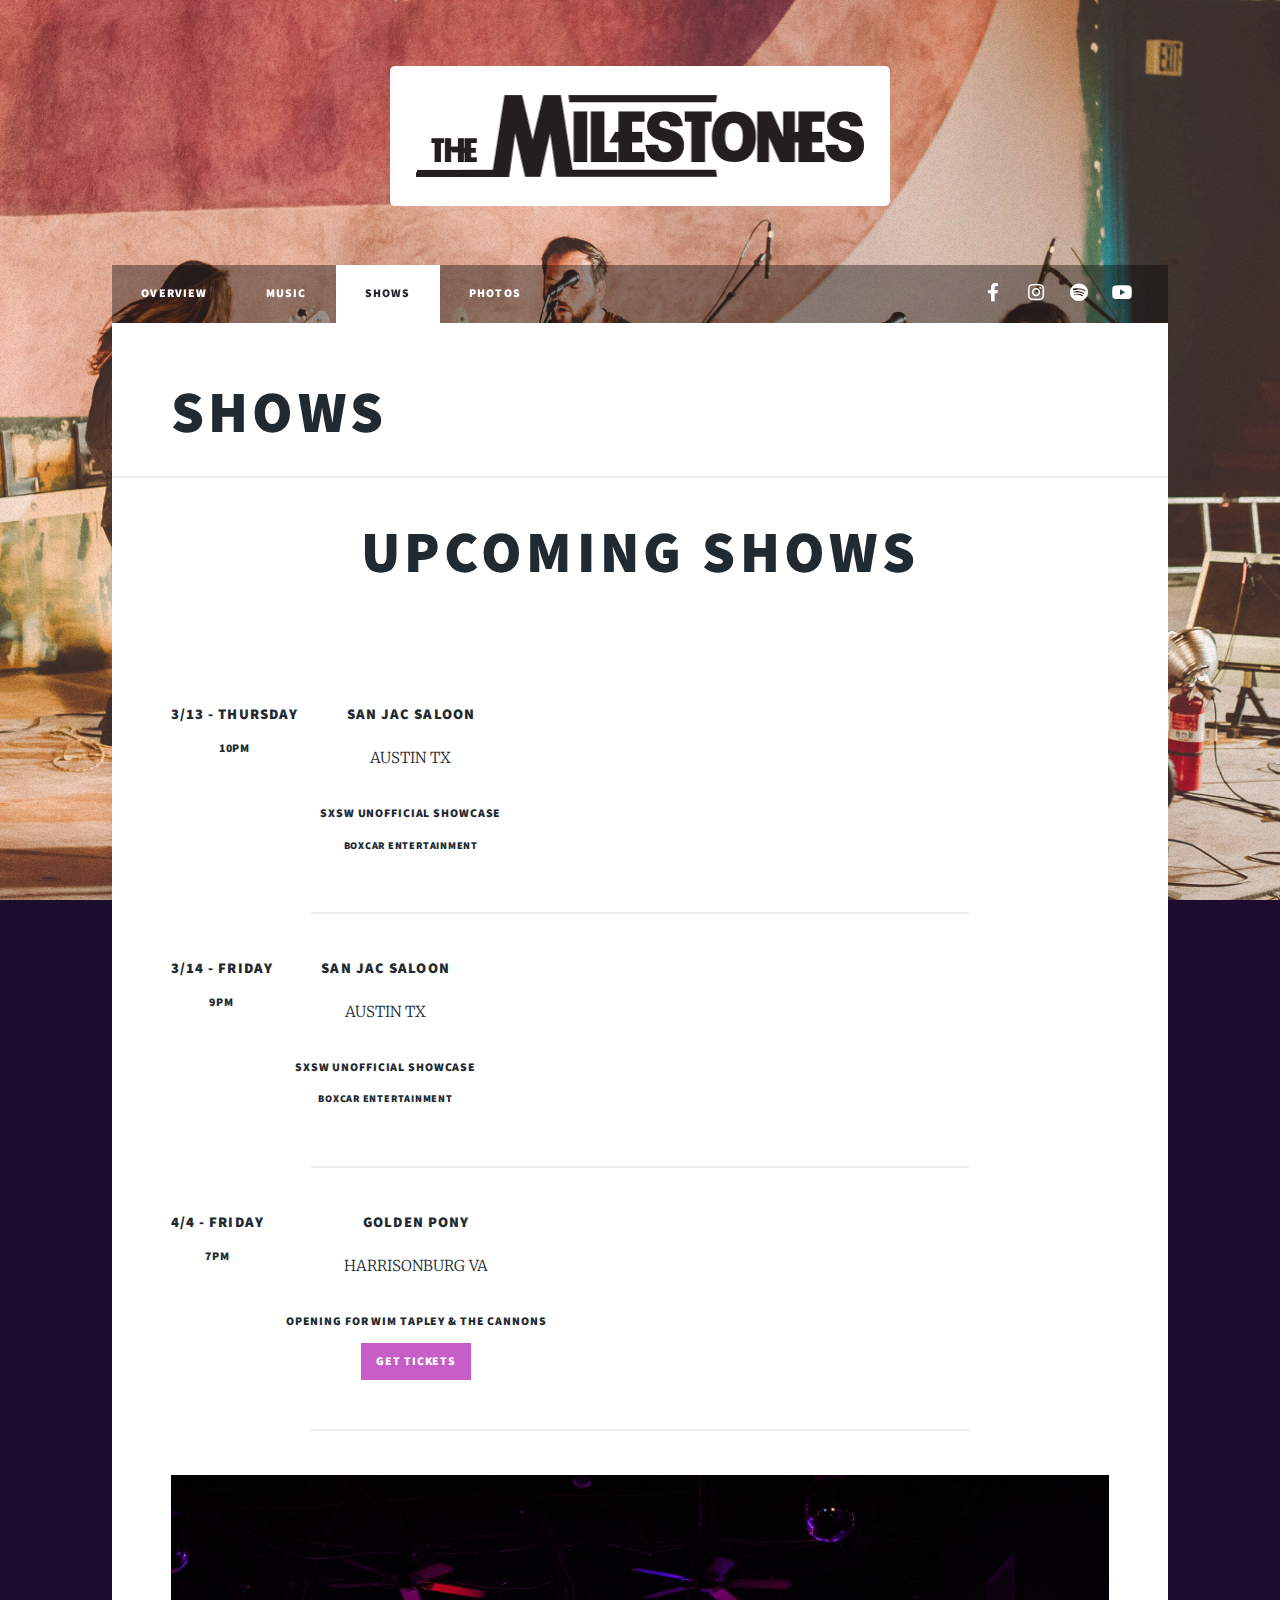
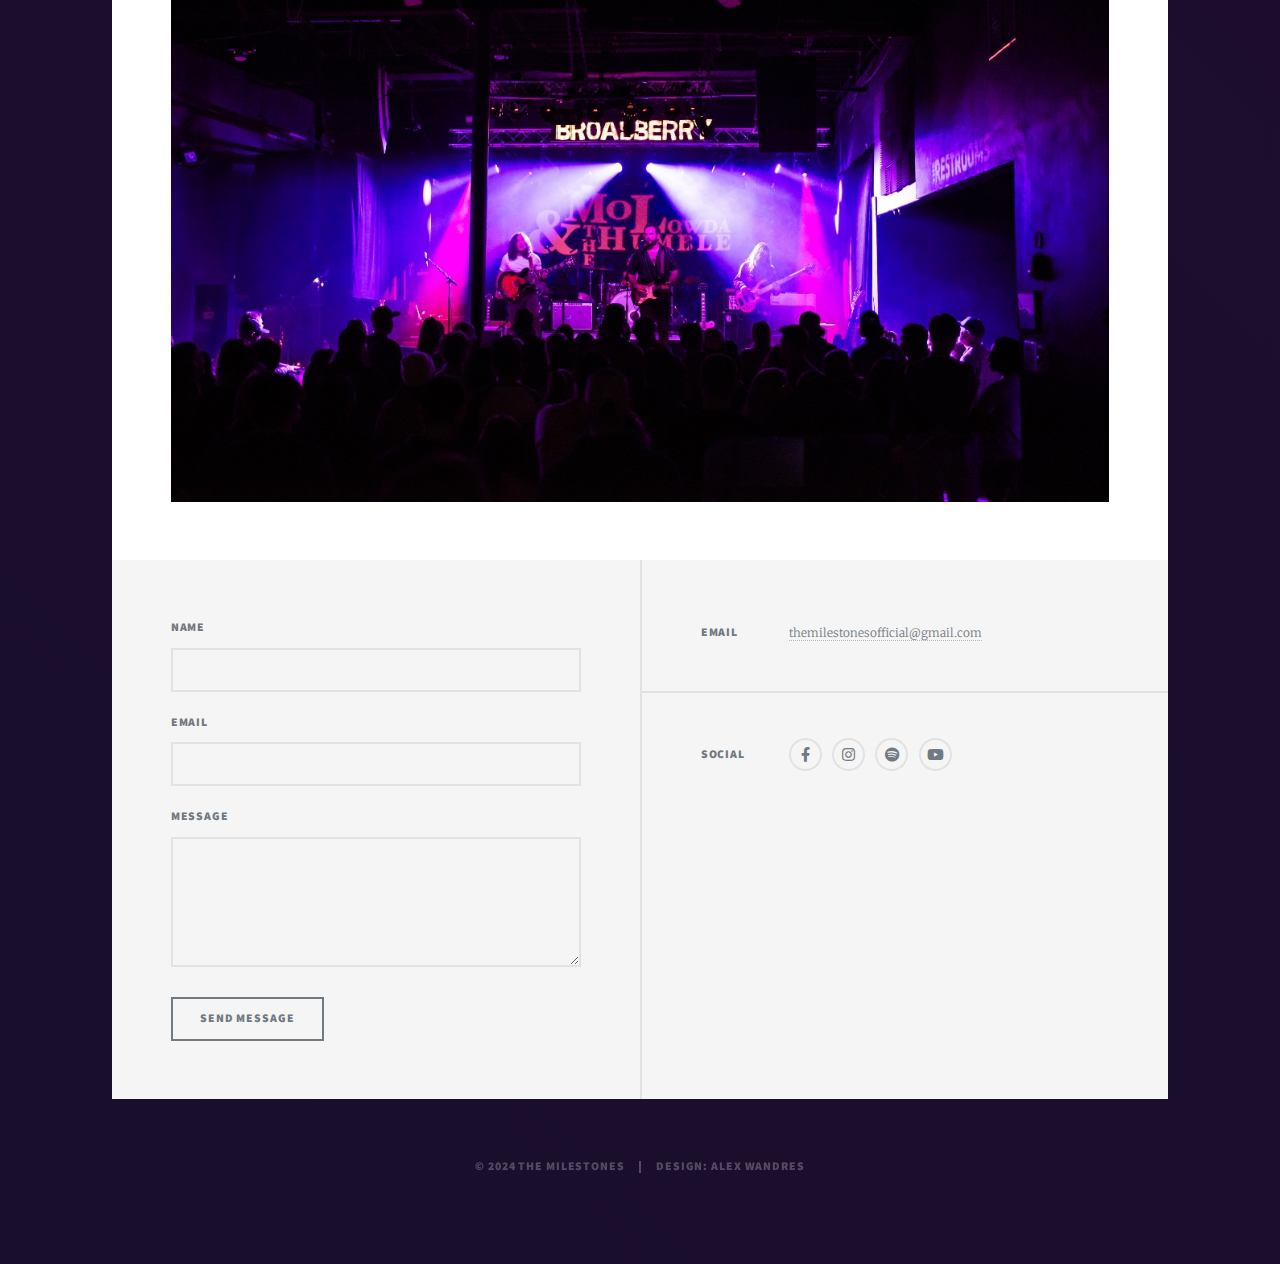
<file: shows.html>
<!DOCTYPE HTML>

<html>
<head>
  <!-- Google tag (gtag.js) -->
<script async src="https://www.googletagmanager.com/gtag/js?id=G-8NWD1VP16E"></script>
<script>
window.dataLayer = window.dataLayer || [];
function gtag(){dataLayer.push(arguments);}
gtag('js', new Date());

gtag('config', 'G-8NWD1VP16E');
</script>
  <!-- HTML Meta Tags -->
<title>The Milestones - Shows</title>
<meta name="description" content="The Milestones are a 4 piece rock band in the VA/DC/MD area. Debut album In Ruins - out now!">

<!-- Facebook Meta Tags -->
<meta property="og:url" content="themilestones.band">
<meta property="og:type" content="website">
<meta property="og:title" content="The Milestones">
<meta property="og:description" content="The Milestones are a 4 piece rock band in the VA/DC/MD area. Debut album In Ruins - out now!">
<meta property="og:image" content="https://www.themilestones.band/images/og-image-band.jpg">

<!-- Twitter Meta Tags -->
<meta name="twitter:card" content="summary_large_image">
<meta property="twitter:url" content="themilestones.band">
<meta name="twitter:title" content="The Milestones">
<meta name="twitter:description" content="The Milestones are a 4 piece rock band in the VA/DC/MD area. Debut album In Ruins - out now!">
<meta name="twitter:image" content="https://www.themilestones.band/images/og-image-band.jpg">

<!-- Meta Tags Generated via https://iplocation.io -->

  <meta charset="utf-8" />
  <meta name="viewport" content="width=device-width, initial-scale=1, user-scalable=no" />
  <link rel="stylesheet" href="assets/css/main.css" />
  <link rel="stylesheet" href="assets/css/custom.css" />
  <noscript><link rel="stylesheet" href="assets/css/noscript.css" /></noscript>
  <link rel="apple-touch-icon" sizes="180x180" href="/apple-touch-icon.png">
  <link rel="icon" type="image/png" sizes="32x32" href="/favicon-32x32.png">
  <link rel="icon" type="image/png" sizes="16x16" href="/favicon-16x16.png">
  <link rel="manifest" href="/site.webmanifest">
  <link rel="mask-icon" href="/safari-pinned-tab.svg" color="#5bbad5">
  <meta name="msapplication-TileColor" content="#da532c">
  <meta name="theme-color" content="#ffffff">
  <link href="https://cdn.jsdelivr.net/npm/bootstrap@5.3.2/dist/css/bootstrap.min.css" rel="stylesheet" integrity="sha384-T3c6CoIi6uLrA9TneNEoa7RxnatzjcDSCmG1MXxSR1GAsXEV/Dwwykc2MPK8M2HN" crossorigin="anonymous">
</head>
	<body class="is-preload">

		<!-- Wrapper -->
			<div id="wrapper">

				<!-- Header -->
					<header id="header">
						<a href="index.html" class="logo" style="background-color:white; border:none; max-width:500px;"><img src="images/MilestonesLogo_900px.png" alt="" class="img-responsive margin-auto" style="background-color:white; ">
</a>
					</header>

					<!-- Nav -->
					<nav id="nav">
						<ul class="links">
							<li><a href="index.html">Overview</a></li>
							<li><a href="music.html">Music</a></li>
							<li class="active"><a href="shows.html">Shows</a></li>
							<li><a href="photos.html">Photos</a></li>
						</ul>
						<ul class="icons">
							<li><a href="https://www.facebook.com/themilestonesofficial" target="_blank" class="icon brands fa-facebook-f"><span class="label">Facebook</span></a></li>
							<li><a href="https://www.instagram.com/themilestones" target="_blank" class="icon brands fa-instagram"><span class="label">Instagram</span></a></li>
							<li><a href="https://open.spotify.com/artist/50mn9tNKRppRqIwET3aMqf?si=bPlMmnV1RpWCth5KsCFhIQ" target="_blank" class="icon brands fa-spotify"><span class="label">Spotify</span></a></li>
							<li><a href="https://www.youtube.com/@themilestonesofficial" target="_blank" class="icon brands fa-youtube"><span class="label">YouTube</span></a></li>
						</ul>
					</nav>

				<!-- Main -->
					<div id="main" class="post">

						<!-- Post -->

                <h1 class="pb-3">Shows</h1>

                <article class="shows post featured">


    							<h1>Upcoming Shows</h1>


                  <div class="row">
    								<div class="col-sm-5">
    									<h4>3/13 - Thursday</h4>
    									<h6>10PM</h6>
    								</div>
    								<div class="col-sm-7 text-right">
    									<h4>San Jac Saloon</h4>
    									<p>Austin TX</p>
    									<h6>SXSW Unofficial Showcase</h6>
    									<h6 style="font-size:.7rem;">Boxcar Entertainment</h6>
    								</div>
    							</div>

    							<hr class="break pad-vert-3x">

    							<div class="row">
    								<div class="col-sm-5">
    									<h4>3/14 - Friday</h4>
    									<h6>9PM</h6>
    								</div>
    								<div class="col-sm-7 text-right">
    									<h4>San Jac Saloon</h4>
    									<p>Austin TX</p>
    									<h6>SXSW Unofficial Showcase</h6>
    									<h6 style="font-size:.7rem;">Boxcar Entertainment</h6>
    								</div>
    							</div>

    							<hr class="break pad-vert-3x">

    							<div class="row">
    								<div class="col-sm-5">
    									<h4>4/4 - Friday</h4>
    									<h6>7PM</h6>
    								</div>
    								<div class="col-sm-7 text-right">
    									<h4>Golden Pony</h4>
    									<p>Harrisonburg VA</p>
    									<h6>Opening for Wim Tapley & The Cannons</h6>
    									<h6 style="margin-top:22px;"><a style="background-color:#c75dc7; color:#fff; padding:10px 15px;" href="https://www.eventbrite.com/e/wim-tapley-the-cannons-wthe-milestones-at-the-golden-pony-18-tickets-1234228002179">Get Tickets</a></h6>
    								</div>
    							</div>

    							<hr class="break pad-vert-3x">

    							<!-- <div class="row">
    								<div class="col-sm-5">
    									<h4>6/29 - Saturday</h4>
    									<p></p>
    								</div>
    								<div class="col-sm-7 text-right">
    									<h4>Ciders From Mars</h4>
    									<p>Staunton VA</p>
    									<h6>w/ Valentin Prince</h6>
                      <h6>& 14Lbs</h6>

    								</div>
    							</div>

                  <hr class="break pad-vert-3x"> -->



    							<img src="images/BB_104-color.jpg" alt="" class="img-responsive margin-auto mt-5"/>

    						</article>



					</div>

					<!-- Footer -->
          <footer id="footer">
						<section>
							<form method="post" action="#" id="form">

								<input type="hidden" name="access_key" value="46138fc0-c2b7-46d3-aae6-0f67987ea898">


								<div class="fields">
									<div class="field">
										<label for="name">Name</label>
										<input type="text" name="name" id="name" />
									</div>
									<div class="field">
										<label for="email">Email</label>
										<input type="text" name="email" id="email" required/>
									</div>
									<div class="field">
										<label for="message">Message</label>
										<textarea name="message" id="message" rows="3"></textarea>
									</div>
								</div>
								<ul class="actions">
									<li><input type="submit" value="Send Message" /></li>
								</ul>
								<div class="" id="result">

								</div>
							</form>

							<script>
							const form = document.getElementById('form');
							const result = document.getElementById('result');

							form.addEventListener('submit', function(e) {
							    const formData = new FormData(form);
							    e.preventDefault();

							    const object = Object.fromEntries(formData);
							    const json = JSON.stringify(object);

							    result.innerHTML = "Please wait..."

							    fetch('https://api.web3forms.com/submit', {
							            method: 'POST',
							            headers: {
							                'Content-Type': 'application/json',
							                'Accept': 'application/json'
							            },
							            body: json
							        })
							        .then(async (response) => {
							            let json = await response.json();
							            if (response.status == 200) {
							                result.innerHTML = json.message;
							            } else {
							                console.log(response);
							                result.innerHTML = json.message;
							            }
							        })
							        .catch(error => {
							            console.log(error);
							            result.innerHTML = "Something went wrong!";
							        })
							        .then(function() {
							            form.reset();
							            setTimeout(() => {
							                result.style.display = "none";
							            }, 3000);
							        });
							});
							</script>

						</section>
						<section class="split contact">
							<section>
								<h3>Email</h3>
								<p><small></small></p>
								<p><a href="#">themilestonesofficial@gmail.com</a></p>
							</section>
							<section>
								<h3>Social</h3>
								<ul class="icons alt">
									<li><a href="https://www.facebook.com/themilestonesofficial" target="_blank" class="icon brands alt fa-facebook-f"><span class="label">Facebook</span></a></li>
									<li><a href="https://www.instagram.com/themilestones" target="_blank" class="icon brands alt fa-instagram"><span class="label">Instagram</span></a></li>
									<li><a href="https://open.spotify.com/artist/50mn9tNKRppRqIwET3aMqf?si=bPlMmnV1RpWCth5KsCFhIQ" target="_blank" class="icon brands alt fa-spotify"><span class="label">Spotify</span></a></li>
									<li><a href="https://www.youtube.com/@themilestonesofficial" target="_blank" class="icon brands alt fa-youtube"><span class="label">YouTube</span></a></li>
								</ul>
							</section>
						</section>
					</footer>

						<!-- Copyright -->
							<div id="copyright">
								<ul><li>&copy; 2024 The Milestones</li><li>Design: Alex Wandres</li></ul>
							</div>

			</div>

		<!-- Scripts -->
			<script src="assets/js/jquery.min.js"></script>
			<script src="assets/js/jquery.scrollex.min.js"></script>
			<script src="assets/js/jquery.scrolly.min.js"></script>
			<script src="assets/js/browser.min.js"></script>
			<script src="assets/js/breakpoints.min.js"></script>
			<script src="assets/js/util.js"></script>
			<script src="assets/js/main.js"></script>

	</body>
</html>
</file>
<file: assets/css/custom.css>
.break { width:70%; margin:3rem auto; }

.shows p { text-transform: uppercase; font-size: 15px; text-align:center; }

body.epk { padding:0px!important; }
#main > .shows { padding-top:3rem!important; }
#main > .shows h1 { margin-bottom:2em; }
#main > .photos h1 { margin-bottom:2em; }

#main > .bio h1 { margin-bottom: .3em!important; }
.text-center > p { text-align: center!important; }
#main > .bio p { text-align: inherit; font-size:17px!important; text-transform: none;}

.epk-social .fa-facebook-f { color:#1877f2; }

.epk-social .fa-spotify {  color:#1ed760; }

.epk-social .fa-instagram { color:#c32aa3;  }

.epk-social .fa-youtube { color: #ff0000; }
ul.epk-social li .icon:before { font-size:1.5rem!important;}

@media (max-width:990px) {

  #navPanel .links li a  { color:black!important; text-decoration: none; font-size:1.1rem!important;}
  #navPanel .icon { color:black!important; }
}

@media (max-width:767px) {

  .masonry-grid > div { display:block; width:100%; }
  .grid-wrapper > div {
    grid-column: span 2;
    grid-row: span 2;
}
#wrapper > .bg {
  position: absolute;
  top: 0;
  left: 0;
  width: 100%;
  height: 100%;
  background-color: #fff;
  background-image: url("../../images/overlay.png"), linear-gradient(0deg, rgba(255, 255, 255, 0.1), rgba(255, 255, 255, 0.1)), url("../../images/themilestones-band-bg-mobile.jpg");
  background-size: auto,								auto,														100% auto;
  background-position: center,								center,														center center;
  background-repeat: repeat,								no-repeat,													no-repeat;
  background-attachment: scroll,								scroll,														scroll;
  z-index: -1;
  background-size:cover;
}
}
</file>
<file: assets/css/main.css>
@import url(fontawesome-all.min.css);
@import url("https://fonts.googleapis.com/css?family=Merriweather:300,700,300italic,700italic|Source+Sans+Pro:900");

/*
	Massively by HTML5 UP
	html5up.net | @ajlkn
	Free for personal and commercial use under the CCA 3.0 license (html5up.net/license)
*/

.img-responsive { max-width:100%; }
.margin-auto { margin: 0 auto; }

html, body, div, span, applet, object,
iframe, h1, h2, h3, h4, h5, h6, p, blockquote,
pre, a, abbr, acronym, address, big, cite,
code, del, dfn, em, img, ins, kbd, q, s, samp,
small, strike, strong, sub, sup, tt, var, b,
u, i, center, dl, dt, dd, ol, ul, li, fieldset,
form, label, legend, table, caption, tbody,
tfoot, thead, tr, th, td, article, aside,
canvas, details, embed, figure, figcaption,
footer, header, hgroup, menu, nav, output, ruby,
section, summary, time, mark, audio, video {
	margin: 0;
	padding: 0;
	border: 0;
	font-size: 100%;
	font: inherit;
	vertical-align: baseline;}

article, aside, details, figcaption, figure,
footer, header, hgroup, menu, nav, section {
	display: block;}

body {
	line-height: 1;
}

ol, ul {
	list-style: none;
}

blockquote, q {
	quotes: none;
}

	blockquote:before, blockquote:after, q:before, q:after {
		content: '';
		content: none;
	}

table {
	border-collapse: collapse;
	border-spacing: 0;
}

body {
	-webkit-text-size-adjust: none;
}

mark {
	background-color: transparent;
	color: inherit;
}

input::-moz-focus-inner {
	border: 0;
	padding: 0;
}

input, select, textarea {
	-moz-appearance: none;
	-webkit-appearance: none;
	-ms-appearance: none;
	appearance: none;
}

/* Basic */

	@-ms-viewport {
		width: device-width;
	}

	body {
		-ms-overflow-style: scrollbar;
	}

	@media screen and (max-width: 480px) {

		html, body {
			min-width: 320px;
		}

	}

	html {
		box-sizing: border-box;
	}

	*, *:before, *:after {
		box-sizing: inherit;
	}

	body {
		background-color: #1e252d;
	}

		body.is-preload *, body.is-preload *:before, body.is-preload *:after {
			-moz-animation: none !important;
			-webkit-animation: none !important;
			-ms-animation: none !important;
			animation: none !important;
			-moz-transition: none !important;
			-webkit-transition: none !important;
			-ms-transition: none !important;
			transition: none !important;
		}

/* Type */

	html {
		font-size: 16pt;
	}

		@media screen and (max-width: 1680px) {

			html {
				font-size: 12pt;
			}

		}

		@media screen and (max-width: 1280px) {

			html {
				font-size: 11pt;
			}

		}

		@media screen and (max-width: 360px) {

			html {
				font-size: 10pt;
			}

		}

	body {
		color: #212931;
	}

	body, input, select, textarea {
		font-family: "Merriweather", Georgia, serif;
		font-weight: 300;
		font-size: 1rem;
		line-height: 2.375;
	}

	a {
		-moz-transition: color 0.2s ease-in-out, background-color 0.2s ease-in-out, border-color 0.2s ease-in-out, box-shadow 0.2s ease-in-out;
		-webkit-transition: color 0.2s ease-in-out, background-color 0.2s ease-in-out, border-color 0.2s ease-in-out, box-shadow 0.2s ease-in-out;
		-ms-transition: color 0.2s ease-in-out, background-color 0.2s ease-in-out, border-color 0.2s ease-in-out, box-shadow 0.2s ease-in-out;
		transition: color 0.2s ease-in-out, background-color 0.2s ease-in-out, border-color 0.2s ease-in-out, box-shadow 0.2s ease-in-out;
		border-bottom: dotted 1px;
		text-decoration: none;
	}

		a:hover {
			border-bottom-color: transparent;
		}

	strong, b {
		font-weight: 600;
	}

	em, i {
		font-style: italic;
	}

	p {
		text-align: justify;
		margin: 0 0 2rem 0;
	}

	h1, h2, h3, h4, h5, h6 {
		font-family: "Source Sans Pro", Helvetica, sans-serif;
		font-weight: 900;
		line-height: 1.5;
		letter-spacing: 0.075em;
		text-transform: uppercase;
		margin: 0 0 1rem 0;
	}

		h1 a, h2 a, h3 a, h4 a, h5 a, h6 a {
			border-bottom: 0;
			color: inherit;
			text-decoration: none;
		}

	h1 {
		font-size: 4rem;
		line-height: 1.1;
		margin: 0 0 2rem 0;
	}

	h2 {
		font-size: 1.75rem;
		line-height: 1.3;
		margin: 0 0 1.5rem 0;
	}

	h3 {
		font-size: 1.25rem;
		margin: 0 0 1.5rem 0;
	}

	h4 {
		font-size: 1rem;
	}

	h5 {
		font-size: 0.9rem;
	}

	h6 {
		font-size: 0.8rem;
	}

	sub {
		font-size: 0.8rem;
		position: relative;
		top: 0.5rem;
	}

	sup {
		font-size: 0.8rem;
		position: relative;
		top: -0.5rem;
	}

	blockquote {
		border-left: solid 4px;
		font-style: italic;
		margin: 0 0 2rem 0;
		padding: 0.5rem 0 0.5rem 2rem;
	}

	code {
		border: solid 2px;
		font-family: "Courier New", monospace;
		font-size: 0.9rem;
		margin: 0 0.25rem;
		padding: 0.25rem 0.65rem;
	}

	pre {
		-webkit-overflow-scrolling: touch;
		font-family: "Courier New", monospace;
		font-size: 0.9rem;
		margin: 0 0 2rem 0;
	}

		pre code {
			display: block;
			line-height: 1.75;
			padding: 1rem 1.5rem;
			overflow-x: auto;
		}

	hr {
		border: 0;
		border-bottom: solid 2px;
		margin: 3rem 0;
	}

		hr.major {
			margin: 5rem 0;
		}

	.align-left {
		text-align: left;
	}

	.align-center {
		text-align: center;
	}

	.align-right {
		text-align: right;
	}

	input, select, textarea {
		color: #212931;
	}

	a {
		color: #212931;
		border-bottom-color: rgba(33, 41, 49, 0.5);
	}

		a:hover {
			border-bottom-color: transparent;
			color: #18bfef !important;
		}

	strong, b {
		color: #212931;
	}

	h1, h2, h3, h4, h5, h6 {
		color: #212931;
	}

	blockquote {
		border-left-color: #eeeeee;
	}

	code {
		background: rgba(220, 220, 220, 0.25);
		border-color: #eeeeee;
	}

	hr {
		border-bottom-color: #eeeeee;
	}

/* Row */

	.row {
		display: flex;
		flex-wrap: wrap;
		box-sizing: border-box;
		align-items: stretch;
	}

		.row > * {
			box-sizing: border-box;
		}

		.row.gtr-uniform > * > :last-child {
			margin-bottom: 0;
		}

		.row.aln-left {
			justify-content: flex-start;
		}

		.row.aln-center {
			justify-content: center;
		}

		.row.aln-right {
			justify-content: flex-end;
		}

		.row.aln-top {
			align-items: flex-start;
		}

		.row.aln-middle {
			align-items: center;
		}

		.row.aln-bottom {
			align-items: flex-end;
		}

		.row > .imp {
			order: -1;
		}

		.row > .col-1 {
			width: 8.33333%;
		}

		.row > .off-1 {
			margin-left: 8.33333%;
		}

		.row > .col-2 {
			width: 16.66667%;
		}

		.row > .off-2 {
			margin-left: 16.66667%;
		}

		.row > .col-3 {
			width: 25%;
		}

		.row > .off-3 {
			margin-left: 25%;
		}

		.row > .col-4 {
			width: 33.33333%;
		}

		.row > .off-4 {
			margin-left: 33.33333%;
		}

		.row > .col-5 {
			width: 41.66667%;
		}

		.row > .off-5 {
			margin-left: 41.66667%;
		}

		.row > .col-6 {
			width: 50%;
		}

		.row > .off-6 {
			margin-left: 50%;
		}

		.row > .col-7 {
			width: 58.33333%;
		}

		.row > .off-7 {
			margin-left: 58.33333%;
		}

		.row > .col-8 {
			width: 66.66667%;
		}

		.row > .off-8 {
			margin-left: 66.66667%;
		}

		.row > .col-9 {
			width: 75%;
		}

		.row > .off-9 {
			margin-left: 75%;
		}

		.row > .col-10 {
			width: 83.33333%;
		}

		.row > .off-10 {
			margin-left: 83.33333%;
		}

		.row > .col-11 {
			width: 91.66667%;
		}

		.row > .off-11 {
			margin-left: 91.66667%;
		}

		.row > .col-12 {
			width: 100%;
		}

		.row > .off-12 {
			margin-left: 100%;
		}

		.row.gtr-0 {
			margin-top: 0;
			margin-left: 0rem;
		}

			.row.gtr-0 > * {
				padding: 0 0 0 0rem;
			}

			.row.gtr-0.gtr-uniform {
				margin-top: 0rem;
			}

				.row.gtr-0.gtr-uniform > * {
					padding-top: 0rem;
				}

		.row.gtr-25 {
			margin-top: 0;
			margin-left: -0.375rem;
		}

			.row.gtr-25 > * {
				padding: 0 0 0 0.375rem;
			}

			.row.gtr-25.gtr-uniform {
				margin-top: -0.375rem;
			}

				.row.gtr-25.gtr-uniform > * {
					padding-top: 0.375rem;
				}

		.row.gtr-50 {
			margin-top: 0;
			margin-left: -0.75rem;
		}

			.row.gtr-50 > * {
				padding: 0 0 0 0.75rem;
			}

			.row.gtr-50.gtr-uniform {
				margin-top: -0.75rem;
			}

				.row.gtr-50.gtr-uniform > * {
					padding-top: 0.75rem;
				}

		.row {
			margin-top: 0;
			margin-left: -1.5rem;
		}

			.row > * {
				padding: 0 0 0 1.5rem;
			}

			.row.gtr-uniform {
				margin-top: -1.5rem;
			}

				.row.gtr-uniform > * {
					padding-top: 1.5rem;
				}

		.row.gtr-150 {
			margin-top: 0;
			margin-left: -2.25rem;
		}

			.row.gtr-150 > * {
				padding: 0 0 0 2.25rem;
			}

			.row.gtr-150.gtr-uniform {
				margin-top: -2.25rem;
			}

				.row.gtr-150.gtr-uniform > * {
					padding-top: 2.25rem;
				}

		.row.gtr-200 {
			margin-top: 0;
			margin-left: -3rem;
		}

			.row.gtr-200 > * {
				padding: 0 0 0 3rem;
			}

			.row.gtr-200.gtr-uniform {
				margin-top: -3rem;
			}

				.row.gtr-200.gtr-uniform > * {
					padding-top: 3rem;
				}

		@media screen and (max-width: 1680px) {

			.row {
				display: flex;
				flex-wrap: wrap;
				box-sizing: border-box;
				align-items: stretch;
			}

				.row > * {
					box-sizing: border-box;
				}

				.row.gtr-uniform > * > :last-child {
					margin-bottom: 0;
				}

				.row.aln-left {
					justify-content: flex-start;
				}

				.row.aln-center {
					justify-content: center;
				}

				.row.aln-right {
					justify-content: flex-end;
				}

				.row.aln-top {
					align-items: flex-start;
				}

				.row.aln-middle {
					align-items: center;
				}

				.row.aln-bottom {
					align-items: flex-end;
				}

				.row > .imp-xlarge {
					order: -1;
				}

				.row > .col-1-xlarge {
					width: 8.33333%;
				}

				.row > .off-1-xlarge {
					margin-left: 8.33333%;
				}

				.row > .col-2-xlarge {
					width: 16.66667%;
				}

				.row > .off-2-xlarge {
					margin-left: 16.66667%;
				}

				.row > .col-3-xlarge {
					width: 25%;
				}

				.row > .off-3-xlarge {
					margin-left: 25%;
				}

				.row > .col-4-xlarge {
					width: 33.33333%;
				}

				.row > .off-4-xlarge {
					margin-left: 33.33333%;
				}

				.row > .col-5-xlarge {
					width: 41.66667%;
				}

				.row > .off-5-xlarge {
					margin-left: 41.66667%;
				}

				.row > .col-6-xlarge {
					width: 50%;
				}

				.row > .off-6-xlarge {
					margin-left: 50%;
				}

				.row > .col-7-xlarge {
					width: 58.33333%;
				}

				.row > .off-7-xlarge {
					margin-left: 58.33333%;
				}

				.row > .col-8-xlarge {
					width: 66.66667%;
				}

				.row > .off-8-xlarge {
					margin-left: 66.66667%;
				}

				.row > .col-9-xlarge {
					width: 75%;
				}

				.row > .off-9-xlarge {
					margin-left: 75%;
				}

				.row > .col-10-xlarge {
					width: 83.33333%;
				}

				.row > .off-10-xlarge {
					margin-left: 83.33333%;
				}

				.row > .col-11-xlarge {
					width: 91.66667%;
				}

				.row > .off-11-xlarge {
					margin-left: 91.66667%;
				}

				.row > .col-12-xlarge {
					width: 100%;
				}

				.row > .off-12-xlarge {
					margin-left: 100%;
				}

				.row.gtr-0 {
					margin-top: 0;
					margin-left: 0rem;
				}

					.row.gtr-0 > * {
						padding: 0 0 0 0rem;
					}

					.row.gtr-0.gtr-uniform {
						margin-top: 0rem;
					}

						.row.gtr-0.gtr-uniform > * {
							padding-top: 0rem;
						}

				.row.gtr-25 {
					margin-top: 0;
					margin-left: -0.375rem;
				}

					.row.gtr-25 > * {
						padding: 0 0 0 0.375rem;
					}

					.row.gtr-25.gtr-uniform {
						margin-top: -0.375rem;
					}

						.row.gtr-25.gtr-uniform > * {
							padding-top: 0.375rem;
						}

				.row.gtr-50 {
					margin-top: 0;
					margin-left: -0.75rem;
				}

					.row.gtr-50 > * {
						padding: 0 0 0 0.75rem;
					}

					.row.gtr-50.gtr-uniform {
						margin-top: -0.75rem;
					}

						.row.gtr-50.gtr-uniform > * {
							padding-top: 0.75rem;
						}

				.row {
					margin-top: 0;
					margin-left: -1.5rem;
				}

					.row > * {
						padding: 0 0 0 1.5rem;
					}

					.row.gtr-uniform {
						margin-top: -1.5rem;
					}

						.row.gtr-uniform > * {
							padding-top: 1.5rem;
						}

				.row.gtr-150 {
					margin-top: 0;
					margin-left: -2.25rem;
				}

					.row.gtr-150 > * {
						padding: 0 0 0 2.25rem;
					}

					.row.gtr-150.gtr-uniform {
						margin-top: -2.25rem;
					}

						.row.gtr-150.gtr-uniform > * {
							padding-top: 2.25rem;
						}

				.row.gtr-200 {
					margin-top: 0;
					margin-left: -3rem;
				}

					.row.gtr-200 > * {
						padding: 0 0 0 3rem;
					}

					.row.gtr-200.gtr-uniform {
						margin-top: -3rem;
					}

						.row.gtr-200.gtr-uniform > * {
							padding-top: 3rem;
						}

		}

		@media screen and (max-width: 1280px) {

			.row {
				display: flex;
				flex-wrap: wrap;
				box-sizing: border-box;
				align-items: stretch;
			}

				.row > * {
					box-sizing: border-box;
				}

				.row.gtr-uniform > * > :last-child {
					margin-bottom: 0;
				}

				.row.aln-left {
					justify-content: flex-start;
				}

				.row.aln-center {
					justify-content: center;
				}

				.row.aln-right {
					justify-content: flex-end;
				}

				.row.aln-top {
					align-items: flex-start;
				}

				.row.aln-middle {
					align-items: center;
				}

				.row.aln-bottom {
					align-items: flex-end;
				}

				.row > .imp-large {
					order: -1;
				}

				.row > .col-1-large {
					width: 8.33333%;
				}

				.row > .off-1-large {
					margin-left: 8.33333%;
				}

				.row > .col-2-large {
					width: 16.66667%;
				}

				.row > .off-2-large {
					margin-left: 16.66667%;
				}

				.row > .col-3-large {
					width: 25%;
				}

				.row > .off-3-large {
					margin-left: 25%;
				}

				.row > .col-4-large {
					width: 33.33333%;
				}

				.row > .off-4-large {
					margin-left: 33.33333%;
				}

				.row > .col-5-large {
					width: 41.66667%;
				}

				.row > .off-5-large {
					margin-left: 41.66667%;
				}

				.row > .col-6-large {
					width: 50%;
				}

				.row > .off-6-large {
					margin-left: 50%;
				}

				.row > .col-7-large {
					width: 58.33333%;
				}

				.row > .off-7-large {
					margin-left: 58.33333%;
				}

				.row > .col-8-large {
					width: 66.66667%;
				}

				.row > .off-8-large {
					margin-left: 66.66667%;
				}

				.row > .col-9-large {
					width: 75%;
				}

				.row > .off-9-large {
					margin-left: 75%;
				}

				.row > .col-10-large {
					width: 83.33333%;
				}

				.row > .off-10-large {
					margin-left: 83.33333%;
				}

				.row > .col-11-large {
					width: 91.66667%;
				}

				.row > .off-11-large {
					margin-left: 91.66667%;
				}

				.row > .col-12-large {
					width: 100%;
				}

				.row > .off-12-large {
					margin-left: 100%;
				}

				.row.gtr-0 {
					margin-top: 0;
					margin-left: 0rem;
				}

					.row.gtr-0 > * {
						padding: 0 0 0 0rem;
					}

					.row.gtr-0.gtr-uniform {
						margin-top: 0rem;
					}

						.row.gtr-0.gtr-uniform > * {
							padding-top: 0rem;
						}

				.row.gtr-25 {
					margin-top: 0;
					margin-left: -0.375rem;
				}

					.row.gtr-25 > * {
						padding: 0 0 0 0.375rem;
					}

					.row.gtr-25.gtr-uniform {
						margin-top: -0.375rem;
					}

						.row.gtr-25.gtr-uniform > * {
							padding-top: 0.375rem;
						}

				.row.gtr-50 {
					margin-top: 0;
					margin-left: -0.75rem;
				}

					.row.gtr-50 > * {
						padding: 0 0 0 0.75rem;
					}

					.row.gtr-50.gtr-uniform {
						margin-top: -0.75rem;
					}

						.row.gtr-50.gtr-uniform > * {
							padding-top: 0.75rem;
						}

				.row {
					margin-top: 0;
					margin-left: -1.5rem;
				}

					.row > * {
						padding: 0 0 0 1.5rem;
					}

					.row.gtr-uniform {
						margin-top: -1.5rem;
					}

						.row.gtr-uniform > * {
							padding-top: 1.5rem;
						}

				.row.gtr-150 {
					margin-top: 0;
					margin-left: -2.25rem;
				}

					.row.gtr-150 > * {
						padding: 0 0 0 2.25rem;
					}

					.row.gtr-150.gtr-uniform {
						margin-top: -2.25rem;
					}

						.row.gtr-150.gtr-uniform > * {
							padding-top: 2.25rem;
						}

				.row.gtr-200 {
					margin-top: 0;
					margin-left: -3rem;
				}

					.row.gtr-200 > * {
						padding: 0 0 0 3rem;
					}

					.row.gtr-200.gtr-uniform {
						margin-top: -3rem;
					}

						.row.gtr-200.gtr-uniform > * {
							padding-top: 3rem;
						}

		}

		@media screen and (max-width: 980px) {

			.row {
				display: flex;
				flex-wrap: wrap;
				box-sizing: border-box;
				align-items: stretch;
			}

				.row > * {
					box-sizing: border-box;
				}

				.row.gtr-uniform > * > :last-child {
					margin-bottom: 0;
				}

				.row.aln-left {
					justify-content: flex-start;
				}

				.row.aln-center {
					justify-content: center;
				}

				.row.aln-right {
					justify-content: flex-end;
				}

				.row.aln-top {
					align-items: flex-start;
				}

				.row.aln-middle {
					align-items: center;
				}

				.row.aln-bottom {
					align-items: flex-end;
				}

				.row > .imp-medium {
					order: -1;
				}

				.row > .col-1-medium {
					width: 8.33333%;
				}

				.row > .off-1-medium {
					margin-left: 8.33333%;
				}

				.row > .col-2-medium {
					width: 16.66667%;
				}

				.row > .off-2-medium {
					margin-left: 16.66667%;
				}

				.row > .col-3-medium {
					width: 25%;
				}

				.row > .off-3-medium {
					margin-left: 25%;
				}

				.row > .col-4-medium {
					width: 33.33333%;
				}

				.row > .off-4-medium {
					margin-left: 33.33333%;
				}

				.row > .col-5-medium {
					width: 41.66667%;
				}

				.row > .off-5-medium {
					margin-left: 41.66667%;
				}

				.row > .col-6-medium {
					width: 50%;
				}

				.row > .off-6-medium {
					margin-left: 50%;
				}

				.row > .col-7-medium {
					width: 58.33333%;
				}

				.row > .off-7-medium {
					margin-left: 58.33333%;
				}

				.row > .col-8-medium {
					width: 66.66667%;
				}

				.row > .off-8-medium {
					margin-left: 66.66667%;
				}

				.row > .col-9-medium {
					width: 75%;
				}

				.row > .off-9-medium {
					margin-left: 75%;
				}

				.row > .col-10-medium {
					width: 83.33333%;
				}

				.row > .off-10-medium {
					margin-left: 83.33333%;
				}

				.row > .col-11-medium {
					width: 91.66667%;
				}

				.row > .off-11-medium {
					margin-left: 91.66667%;
				}

				.row > .col-12-medium {
					width: 100%;
				}

				.row > .off-12-medium {
					margin-left: 100%;
				}

				.row.gtr-0 {
					margin-top: 0;
					margin-left: 0rem;
				}

					.row.gtr-0 > * {
						padding: 0 0 0 0rem;
					}

					.row.gtr-0.gtr-uniform {
						margin-top: 0rem;
					}

						.row.gtr-0.gtr-uniform > * {
							padding-top: 0rem;
						}

				.row.gtr-25 {
					margin-top: 0;
					margin-left: -0.375rem;
				}

					.row.gtr-25 > * {
						padding: 0 0 0 0.375rem;
					}

					.row.gtr-25.gtr-uniform {
						margin-top: -0.375rem;
					}

						.row.gtr-25.gtr-uniform > * {
							padding-top: 0.375rem;
						}

				.row.gtr-50 {
					margin-top: 0;
					margin-left: -0.75rem;
				}

					.row.gtr-50 > * {
						padding: 0 0 0 0.75rem;
					}

					.row.gtr-50.gtr-uniform {
						margin-top: -0.75rem;
					}

						.row.gtr-50.gtr-uniform > * {
							padding-top: 0.75rem;
						}

				.row {
					margin-top: 0;
					margin-left: -1.5rem;
				}

					.row > * {
						padding: 0 0 0 1.5rem;
					}

					.row.gtr-uniform {
						margin-top: -1.5rem;
					}

						.row.gtr-uniform > * {
							padding-top: 1.5rem;
						}

				.row.gtr-150 {
					margin-top: 0;
					margin-left: -2.25rem;
				}

					.row.gtr-150 > * {
						padding: 0 0 0 2.25rem;
					}

					.row.gtr-150.gtr-uniform {
						margin-top: -2.25rem;
					}

						.row.gtr-150.gtr-uniform > * {
							padding-top: 2.25rem;
						}

				.row.gtr-200 {
					margin-top: 0;
					margin-left: -3rem;
				}

					.row.gtr-200 > * {
						padding: 0 0 0 3rem;
					}

					.row.gtr-200.gtr-uniform {
						margin-top: -3rem;
					}

						.row.gtr-200.gtr-uniform > * {
							padding-top: 3rem;
						}

		}

		@media screen and (max-width: 736px) {

			.row {
				display: flex;
				flex-wrap: wrap;
				box-sizing: border-box;
				align-items: stretch;
			}

				.row > * {
					box-sizing: border-box;
				}

				.row.gtr-uniform > * > :last-child {
					margin-bottom: 0;
				}

				.row.aln-left {
					justify-content: flex-start;
				}

				.row.aln-center {
					justify-content: center;
				}

				.row.aln-right {
					justify-content: flex-end;
				}

				.row.aln-top {
					align-items: flex-start;
				}

				.row.aln-middle {
					align-items: center;
				}

				.row.aln-bottom {
					align-items: flex-end;
				}

				.row > .imp-small {
					order: -1;
				}

				.row > .col-1-small {
					width: 8.33333%;
				}

				.row > .off-1-small {
					margin-left: 8.33333%;
				}

				.row > .col-2-small {
					width: 16.66667%;
				}

				.row > .off-2-small {
					margin-left: 16.66667%;
				}

				.row > .col-3-small {
					width: 25%;
				}

				.row > .off-3-small {
					margin-left: 25%;
				}

				.row > .col-4-small {
					width: 33.33333%;
				}

				.row > .off-4-small {
					margin-left: 33.33333%;
				}

				.row > .col-5-small {
					width: 41.66667%;
				}

				.row > .off-5-small {
					margin-left: 41.66667%;
				}

				.row > .col-6-small {
					width: 50%;
				}

				.row > .off-6-small {
					margin-left: 50%;
				}

				.row > .col-7-small {
					width: 58.33333%;
				}

				.row > .off-7-small {
					margin-left: 58.33333%;
				}

				.row > .col-8-small {
					width: 66.66667%;
				}

				.row > .off-8-small {
					margin-left: 66.66667%;
				}

				.row > .col-9-small {
					width: 75%;
				}

				.row > .off-9-small {
					margin-left: 75%;
				}

				.row > .col-10-small {
					width: 83.33333%;
				}

				.row > .off-10-small {
					margin-left: 83.33333%;
				}

				.row > .col-11-small {
					width: 91.66667%;
				}

				.row > .off-11-small {
					margin-left: 91.66667%;
				}

				.row > .col-12-small {
					width: 100%;
				}

				.row > .off-12-small {
					margin-left: 100%;
				}

				.row.gtr-0 {
					margin-top: 0;
					margin-left: 0rem;
				}

					.row.gtr-0 > * {
						padding: 0 0 0 0rem;
					}

					.row.gtr-0.gtr-uniform {
						margin-top: 0rem;
					}

						.row.gtr-0.gtr-uniform > * {
							padding-top: 0rem;
						}

				.row.gtr-25 {
					margin-top: 0;
					margin-left: -0.375rem;
				}

					.row.gtr-25 > * {
						padding: 0 0 0 0.375rem;
					}

					.row.gtr-25.gtr-uniform {
						margin-top: -0.375rem;
					}

						.row.gtr-25.gtr-uniform > * {
							padding-top: 0.375rem;
						}

				.row.gtr-50 {
					margin-top: 0;
					margin-left: -0.75rem;
				}

					.row.gtr-50 > * {
						padding: 0 0 0 0.75rem;
					}

					.row.gtr-50.gtr-uniform {
						margin-top: -0.75rem;
					}

						.row.gtr-50.gtr-uniform > * {
							padding-top: 0.75rem;
						}

				.row {
					margin-top: 0;
					margin-left: -1.5rem;
				}

					.row > * {
						padding: 0 0 0 1.5rem;
					}

					.row.gtr-uniform {
						margin-top: -1.5rem;
					}

						.row.gtr-uniform > * {
							padding-top: 1.5rem;
						}

				.row.gtr-150 {
					margin-top: 0;
					margin-left: -2.25rem;
				}

					.row.gtr-150 > * {
						padding: 0 0 0 2.25rem;
					}

					.row.gtr-150.gtr-uniform {
						margin-top: -2.25rem;
					}

						.row.gtr-150.gtr-uniform > * {
							padding-top: 2.25rem;
						}

				.row.gtr-200 {
					margin-top: 0;
					margin-left: -3rem;
				}

					.row.gtr-200 > * {
						padding: 0 0 0 3rem;
					}

					.row.gtr-200.gtr-uniform {
						margin-top: -3rem;
					}

						.row.gtr-200.gtr-uniform > * {
							padding-top: 3rem;
						}

		}

		@media screen and (max-width: 480px) {

			.row {
				display: flex;
				flex-wrap: wrap;
				box-sizing: border-box;
				align-items: stretch;
			}

				.row > * {
					box-sizing: border-box;
				}

				.row.gtr-uniform > * > :last-child {
					margin-bottom: 0;
				}

				.row.aln-left {
					justify-content: flex-start;
				}

				.row.aln-center {
					justify-content: center;
				}

				.row.aln-right {
					justify-content: flex-end;
				}

				.row.aln-top {
					align-items: flex-start;
				}

				.row.aln-middle {
					align-items: center;
				}

				.row.aln-bottom {
					align-items: flex-end;
				}

				.row > .imp-xsmall {
					order: -1;
				}

				.row > .col-1-xsmall {
					width: 8.33333%;
				}

				.row > .off-1-xsmall {
					margin-left: 8.33333%;
				}

				.row > .col-2-xsmall {
					width: 16.66667%;
				}

				.row > .off-2-xsmall {
					margin-left: 16.66667%;
				}

				.row > .col-3-xsmall {
					width: 25%;
				}

				.row > .off-3-xsmall {
					margin-left: 25%;
				}

				.row > .col-4-xsmall {
					width: 33.33333%;
				}

				.row > .off-4-xsmall {
					margin-left: 33.33333%;
				}

				.row > .col-5-xsmall {
					width: 41.66667%;
				}

				.row > .off-5-xsmall {
					margin-left: 41.66667%;
				}

				.row > .col-6-xsmall {
					width: 50%;
				}

				.row > .off-6-xsmall {
					margin-left: 50%;
				}

				.row > .col-7-xsmall {
					width: 58.33333%;
				}

				.row > .off-7-xsmall {
					margin-left: 58.33333%;
				}

				.row > .col-8-xsmall {
					width: 66.66667%;
				}

				.row > .off-8-xsmall {
					margin-left: 66.66667%;
				}

				.row > .col-9-xsmall {
					width: 75%;
				}

				.row > .off-9-xsmall {
					margin-left: 75%;
				}

				.row > .col-10-xsmall {
					width: 83.33333%;
				}

				.row > .off-10-xsmall {
					margin-left: 83.33333%;
				}

				.row > .col-11-xsmall {
					width: 91.66667%;
				}

				.row > .off-11-xsmall {
					margin-left: 91.66667%;
				}

				.row > .col-12-xsmall {
					width: 100%;
				}

				.row > .off-12-xsmall {
					margin-left: 100%;
				}

				.row.gtr-0 {
					margin-top: 0;
					margin-left: 0rem;
				}

					.row.gtr-0 > * {
						padding: 0 0 0 0rem;
					}

					.row.gtr-0.gtr-uniform {
						margin-top: 0rem;
					}

						.row.gtr-0.gtr-uniform > * {
							padding-top: 0rem;
						}

				.row.gtr-25 {
					margin-top: 0;
					margin-left: -0.375rem;
				}

					.row.gtr-25 > * {
						padding: 0 0 0 0.375rem;
					}

					.row.gtr-25.gtr-uniform {
						margin-top: -0.375rem;
					}

						.row.gtr-25.gtr-uniform > * {
							padding-top: 0.375rem;
						}

				.row.gtr-50 {
					margin-top: 0;
					margin-left: -0.75rem;
				}

					.row.gtr-50 > * {
						padding: 0 0 0 0.75rem;
					}

					.row.gtr-50.gtr-uniform {
						margin-top: -0.75rem;
					}

						.row.gtr-50.gtr-uniform > * {
							padding-top: 0.75rem;
						}

				.row {
					margin-top: 0;
					margin-left: -1.5rem;
				}

					.row > * {
						padding: 0 0 0 1.5rem;
					}

					.row.gtr-uniform {
						margin-top: -1.5rem;
					}

						.row.gtr-uniform > * {
							padding-top: 1.5rem;
						}

				.row.gtr-150 {
					margin-top: 0;
					margin-left: -2.25rem;
				}

					.row.gtr-150 > * {
						padding: 0 0 0 2.25rem;
					}

					.row.gtr-150.gtr-uniform {
						margin-top: -2.25rem;
					}

						.row.gtr-150.gtr-uniform > * {
							padding-top: 2.25rem;
						}

				.row.gtr-200 {
					margin-top: 0;
					margin-left: -3rem;
				}

					.row.gtr-200 > * {
						padding: 0 0 0 3rem;
					}

					.row.gtr-200.gtr-uniform {
						margin-top: -3rem;
					}

						.row.gtr-200.gtr-uniform > * {
							padding-top: 3rem;
						}

		}

		@media screen and (max-width: 360px) {

			.row {
				display: flex;
				flex-wrap: wrap;
				box-sizing: border-box;
				align-items: stretch;
			}

				.row > * {
					box-sizing: border-box;
				}

				.row.gtr-uniform > * > :last-child {
					margin-bottom: 0;
				}

				.row.aln-left {
					justify-content: flex-start;
				}

				.row.aln-center {
					justify-content: center;
				}

				.row.aln-right {
					justify-content: flex-end;
				}

				.row.aln-top {
					align-items: flex-start;
				}

				.row.aln-middle {
					align-items: center;
				}

				.row.aln-bottom {
					align-items: flex-end;
				}

				.row > .imp-xxsmall {
					order: -1;
				}

				.row > .col-1-xxsmall {
					width: 8.33333%;
				}

				.row > .off-1-xxsmall {
					margin-left: 8.33333%;
				}

				.row > .col-2-xxsmall {
					width: 16.66667%;
				}

				.row > .off-2-xxsmall {
					margin-left: 16.66667%;
				}

				.row > .col-3-xxsmall {
					width: 25%;
				}

				.row > .off-3-xxsmall {
					margin-left: 25%;
				}

				.row > .col-4-xxsmall {
					width: 33.33333%;
				}

				.row > .off-4-xxsmall {
					margin-left: 33.33333%;
				}

				.row > .col-5-xxsmall {
					width: 41.66667%;
				}

				.row > .off-5-xxsmall {
					margin-left: 41.66667%;
				}

				.row > .col-6-xxsmall {
					width: 50%;
				}

				.row > .off-6-xxsmall {
					margin-left: 50%;
				}

				.row > .col-7-xxsmall {
					width: 58.33333%;
				}

				.row > .off-7-xxsmall {
					margin-left: 58.33333%;
				}

				.row > .col-8-xxsmall {
					width: 66.66667%;
				}

				.row > .off-8-xxsmall {
					margin-left: 66.66667%;
				}

				.row > .col-9-xxsmall {
					width: 75%;
				}

				.row > .off-9-xxsmall {
					margin-left: 75%;
				}

				.row > .col-10-xxsmall {
					width: 83.33333%;
				}

				.row > .off-10-xxsmall {
					margin-left: 83.33333%;
				}

				.row > .col-11-xxsmall {
					width: 91.66667%;
				}

				.row > .off-11-xxsmall {
					margin-left: 91.66667%;
				}

				.row > .col-12-xxsmall {
					width: 100%;
				}

				.row > .off-12-xxsmall {
					margin-left: 100%;
				}

				.row.gtr-0 {
					margin-top: 0;
					margin-left: 0rem;
				}

					.row.gtr-0 > * {
						padding: 0 0 0 0rem;
					}

					.row.gtr-0.gtr-uniform {
						margin-top: 0rem;
					}

						.row.gtr-0.gtr-uniform > * {
							padding-top: 0rem;
						}

				.row.gtr-25 {
					margin-top: 0;
					margin-left: -0.375rem;
				}

					.row.gtr-25 > * {
						padding: 0 0 0 0.375rem;
					}

					.row.gtr-25.gtr-uniform {
						margin-top: -0.375rem;
					}

						.row.gtr-25.gtr-uniform > * {
							padding-top: 0.375rem;
						}

				.row.gtr-50 {
					margin-top: 0;
					margin-left: -0.75rem;
				}

					.row.gtr-50 > * {
						padding: 0 0 0 0.75rem;
					}

					.row.gtr-50.gtr-uniform {
						margin-top: -0.75rem;
					}

						.row.gtr-50.gtr-uniform > * {
							padding-top: 0.75rem;
						}

				.row {
					margin-top: 0;
					margin-left: -1.5rem;
				}

					.row > * {
						padding: 0 0 0 1.5rem;
					}

					.row.gtr-uniform {
						margin-top: -1.5rem;
					}

						.row.gtr-uniform > * {
							padding-top: 1.5rem;
						}

				.row.gtr-150 {
					margin-top: 0;
					margin-left: -2.25rem;
				}

					.row.gtr-150 > * {
						padding: 0 0 0 2.25rem;
					}

					.row.gtr-150.gtr-uniform {
						margin-top: -2.25rem;
					}

						.row.gtr-150.gtr-uniform > * {
							padding-top: 2.25rem;
						}

				.row.gtr-200 {
					margin-top: 0;
					margin-left: -3rem;
				}

					.row.gtr-200 > * {
						padding: 0 0 0 3rem;
					}

					.row.gtr-200.gtr-uniform {
						margin-top: -3rem;
					}

						.row.gtr-200.gtr-uniform > * {
							padding-top: 3rem;
						}

		}

/* Box */

	.box {
		border: solid 2px;
		margin-bottom: 2rem;
		padding: 1.5rem;
	}

		.box > :last-child,
		.box > :last-child > :last-child,
		.box > :last-child > :last-child > :last-child {
			margin-bottom: 0;
		}

		.box.alt {
			border: 0;
			border-radius: 0;
			padding: 0;
		}

	.box {
		border-color: #eeeeee;
	}

/* Button */

	input[type="submit"],
	input[type="reset"],
	input[type="button"],
	button,
	.button {
		-moz-appearance: none;
		-webkit-appearance: none;
		-ms-appearance: none;
		appearance: none;
		-moz-transition: background-color 0.2s ease-in-out, box-shadow 0.2s ease-in-out, color 0.2s ease-in-out;
		-webkit-transition: background-color 0.2s ease-in-out, box-shadow 0.2s ease-in-out, color 0.2s ease-in-out;
		-ms-transition: background-color 0.2s ease-in-out, box-shadow 0.2s ease-in-out, color 0.2s ease-in-out;
		transition: background-color 0.2s ease-in-out, box-shadow 0.2s ease-in-out, color 0.2s ease-in-out;
		border: 0;
		border-radius: 0;
		cursor: pointer;
		display: inline-block;
		font-family: "Source Sans Pro", Helvetica, sans-serif;
		font-size: 0.8rem;
		font-weight: 900;
		letter-spacing: 0.075em;
		height: 3rem;
		line-height: 3rem;
		padding: 0 2rem;
		text-align: center;
		text-decoration: none;
		text-transform: uppercase;
		white-space: nowrap;
	}

		input[type="submit"].icon:before,
		input[type="reset"].icon:before,
		input[type="button"].icon:before,
		button.icon:before,
		.button.icon:before {
			margin-right: 0.5rem;
		}

		input[type="submit"].icon.solo,
		input[type="reset"].icon.solo,
		input[type="button"].icon.solo,
		button.icon.solo,
		.button.icon.solo {
			position: relative;
			width: 4rem;
			height: 4rem;
			line-height: 4rem;
			border-radius: 4rem;
			text-indent: 4rem;
			overflow: hidden;
			padding: 0;
			white-space: nowrap;
		}

			input[type="submit"].icon.solo:before,
			input[type="reset"].icon.solo:before,
			input[type="button"].icon.solo:before,
			button.icon.solo:before,
			.button.icon.solo:before {
				position: absolute;
				display: block;
				top: 0;
				left: 0;
				width: inherit;
				height: inherit;
				line-height: inherit;
				font-size: 1.25rem;
				margin-right: 0;
				text-align: center;
				text-indent: 0;
			}

		input[type="submit"].fit,
		input[type="reset"].fit,
		input[type="button"].fit,
		button.fit,
		.button.fit {
			width: 100%;
		}

		input[type="submit"].small,
		input[type="reset"].small,
		input[type="button"].small,
		button.small,
		.button.small {
			font-size: 0.7rem;
			height: 2.5rem;
			line-height: 2.5rem;
			padding: 0 1.5rem;
		}

		input[type="submit"].large,
		input[type="reset"].large,
		input[type="button"].large,
		button.large,
		.button.large {
			font-size: 0.9rem;
			height: 3.5rem;
			line-height: 3.5rem;
			padding: 0 2.75rem;
		}

		@media screen and (max-width: 980px) {

			input[type="submit"],
			input[type="reset"],
			input[type="button"],
			button,
			.button {
				font-size: 0.9rem;
				height: 3.25rem;
				line-height: 3.25rem;
			}

				input[type="submit"].large,
				input[type="reset"].large,
				input[type="button"].large,
				button.large,
				.button.large {
					font-size: 1rem;
					height: 3.75rem;
					line-height: 3.75rem;
				}

		}

		input[type="submit"].disabled, input[type="submit"]:disabled,
		input[type="reset"].disabled,
		input[type="reset"]:disabled,
		input[type="button"].disabled,
		input[type="button"]:disabled,
		button.disabled,
		button:disabled,
		.button.disabled,
		.button:disabled {
			pointer-events: none;
			opacity: 0.25;
		}

	input[type="submit"],
	input[type="reset"],
	input[type="button"],
	button,
	.button {
		background-color: transparent;
		box-shadow: inset 0 0 0 2px #212931;
		color: #212931 !important;
	}

		input[type="submit"]:hover,
		input[type="reset"]:hover,
		input[type="button"]:hover,
		button:hover,
		.button:hover {
			box-shadow: inset 0 0 0 2px #18bfef;
			color: #18bfef !important;
		}

		input[type="submit"].primary,
		input[type="reset"].primary,
		input[type="button"].primary,
		button.primary,
		.button.primary {
			background-color: #212931;
			box-shadow: none;
			color: #ffffff !important;
		}

			input[type="submit"].primary:hover,
			input[type="reset"].primary:hover,
			input[type="button"].primary:hover,
			button.primary:hover,
			.button.primary:hover {
				background-color: #18bfef;
			}

/* Form */

	form {
		margin: 0 0 2rem 0;
	}

		form > :last-child {
			margin-bottom: 0;
		}

		form > .fields {
			display: -moz-flex;
			display: -webkit-flex;
			display: -ms-flex;
			display: flex;
			-moz-flex-wrap: wrap;
			-webkit-flex-wrap: wrap;
			-ms-flex-wrap: wrap;
			flex-wrap: wrap;
			width: calc(100% + 3rem);
			margin: -1.5rem 0 2rem -1.5rem;
		}

			form > .fields > .field {
				-moz-flex-grow: 0;
				-webkit-flex-grow: 0;
				-ms-flex-grow: 0;
				flex-grow: 0;
				-moz-flex-shrink: 0;
				-webkit-flex-shrink: 0;
				-ms-flex-shrink: 0;
				flex-shrink: 0;
				padding: 1.5rem 0 0 1.5rem;
				width: calc(100% - 1.5rem);
			}

				form > .fields > .field.half {
					width: calc(50% - 0.75rem);
				}

				form > .fields > .field.third {
					width: calc(100%/3 - 0.5rem);
				}

				form > .fields > .field.quarter {
					width: calc(25% - 0.375rem);
				}

		@media screen and (max-width: 480px) {

			form > .fields {
				width: calc(100% + 3rem);
				margin: -1.5rem 0 2rem -1.5rem;
			}

				form > .fields > .field {
					padding: 1.5rem 0 0 1.5rem;
					width: calc(100% - 1.5rem);
				}

					form > .fields > .field.half {
						width: calc(100% - 1.5rem);
					}

					form > .fields > .field.third {
						width: calc(100% - 1.5rem);
					}

					form > .fields > .field.quarter {
						width: calc(100% - 1.5rem);
					}

		}

	label {
		display: block;
		font-family: "Source Sans Pro", Helvetica, sans-serif;
		font-weight: 900;
		line-height: 1.5;
		letter-spacing: 0.075em;
		font-size: 0.8rem;
		text-transform: uppercase;
		margin: 0 0 0.75rem 0;
	}

		@media screen and (max-width: 980px) {

			label {
				font-size: 0.9rem;
			}

		}

	input[type="text"],
	input[type="password"],
	input[type="email"],
	select,
	textarea {
		-moz-appearance: none;
		-webkit-appearance: none;
		-ms-appearance: none;
		appearance: none;
		background: transparent;
		border-radius: 0;
		border: solid 2px;
		color: inherit;
		display: block;
		outline: 0;
		padding: 0 1rem;
		text-decoration: none;
		width: 100%;
	}

		input[type="text"]:invalid,
		input[type="password"]:invalid,
		input[type="email"]:invalid,
		select:invalid,
		textarea:invalid {
			box-shadow: none;
		}

	select {
		background-size: 1.25rem;
		background-repeat: no-repeat;
		background-position: calc(100% - 1rem) center;
		height: 3rem;
		padding-right: 3rem;
		text-overflow: ellipsis;
	}

		select:focus::-ms-value {
			background-color: transparent;
		}

		select::-ms-expand {
			display: none;
		}

	input[type="text"],
	input[type="password"],
	input[type="email"],
	select {
		height: 3rem;
	}

	textarea {
		padding: 0.75rem 1rem;
	}

	input[type="checkbox"],
	input[type="radio"] {
		-moz-appearance: none;
		-webkit-appearance: none;
		-ms-appearance: none;
		appearance: none;
		display: block;
		float: left;
		margin-right: -2rem;
		opacity: 0;
		width: 1rem;
		z-index: -1;
	}

		input[type="checkbox"] + label,
		input[type="radio"] + label {
			text-decoration: none;
			cursor: pointer;
			display: inline-block;
			font-size: 1rem;
			letter-spacing: 0;
			font-family: "Merriweather", Georgia, serif;
			text-transform: none;
			font-weight: 300;
			padding-left: 2.8rem;
			padding-right: 1rem;
			position: relative;
		}

			input[type="checkbox"] + label:before,
			input[type="radio"] + label:before {
				-moz-osx-font-smoothing: grayscale;
				-webkit-font-smoothing: antialiased;
				display: inline-block;
				font-style: normal;
				font-variant: normal;
				text-rendering: auto;
				line-height: 1;
				text-transform: none !important;
				font-family: 'Font Awesome 5 Free';
				font-weight: 900;
			}

			input[type="checkbox"] + label:before,
			input[type="radio"] + label:before {
				border-radius: 0;
				border: solid 2px;
				content: '';
				display: inline-block;
				font-size: 0.8rem;
				height: 1.8rem;
				left: 0;
				line-height: 1.65rem;
				position: absolute;
				text-align: center;
				top: -0.125rem;
				width: 1.8rem;
			}

		input[type="checkbox"]:checked + label:before,
		input[type="radio"]:checked + label:before {
			content: '\f00c';
		}

	input[type="checkbox"] + label:before {
		border-radius: 0;
	}

	input[type="radio"] + label:before {
		border-radius: 100%;
	}

	::-webkit-input-placeholder {
		opacity: 1.0;
	}

	:-moz-placeholder {
		opacity: 1.0;
	}

	::-moz-placeholder {
		opacity: 1.0;
	}

	:-ms-input-placeholder {
		opacity: 1.0;
	}

	label {
		color: #212931;
	}

	input[type="text"],
	input[type="password"],
	input[type="email"],
	select,
	textarea {
		border-color: #eeeeee;
	}

		input[type="text"]:focus,
		input[type="password"]:focus,
		input[type="email"]:focus,
		select:focus,
		textarea:focus {
			border-color: #18bfef;
		}

	select {
		background-image: url("data:image/svg+xml;charset=utf8,%3Csvg xmlns='http://www.w3.org/2000/svg' width='40' height='40' preserveAspectRatio='none' viewBox='0 0 40 40'%3E%3Cpath d='M9.4,12.3l10.4,10.4l10.4-10.4c0.2-0.2,0.5-0.4,0.9-0.4c0.3,0,0.6,0.1,0.9,0.4l3.3,3.3c0.2,0.2,0.4,0.5,0.4,0.9 c0,0.4-0.1,0.6-0.4,0.9L20.7,31.9c-0.2,0.2-0.5,0.4-0.9,0.4c-0.3,0-0.6-0.1-0.9-0.4L4.3,17.3c-0.2-0.2-0.4-0.5-0.4-0.9 c0-0.4,0.1-0.6,0.4-0.9l3.3-3.3c0.2-0.2,0.5-0.4,0.9-0.4S9.1,12.1,9.4,12.3z' fill='%23eeeeee' /%3E%3C/svg%3E");
	}

		select option {
			background-color: #ffffff;
			color: #212931;
		}

	.select-wrapper:before {
		color: #eeeeee;
	}

	input[type="checkbox"] + label,
	input[type="radio"] + label {
		color: #212931;
	}

		input[type="checkbox"] + label:before,
		input[type="radio"] + label:before {
			border-color: #eeeeee;
		}

	input[type="checkbox"]:checked + label:before,
	input[type="radio"]:checked + label:before {
		background-color: #212931;
		border-color: #212931;
		color: #ffffff;
	}

	input[type="checkbox"]:focus + label:before,
	input[type="radio"]:focus + label:before {
		border-color: #18bfef;
	}

	::-webkit-input-placeholder {
		color: #909498 !important;
	}

	:-moz-placeholder {
		color: #909498 !important;
	}

	::-moz-placeholder {
		color: #909498 !important;
	}

	:-ms-input-placeholder {
		color: #909498 !important;
	}

	.formerize-placeholder {
		color: #909498 !important;
	}

/* Icon */

	.icon {
		text-decoration: none;
		border-bottom: none;
		position: relative;
	}

		.icon:before {
			-moz-osx-font-smoothing: grayscale;
			-webkit-font-smoothing: antialiased;
			display: inline-block;
			font-style: normal;
			font-variant: normal;
			text-rendering: auto;
			line-height: 1;
			text-transform: none !important;
			font-family: 'Font Awesome 5 Free';
			font-weight: 400;
		}

		.icon > .label {
			display: none;
		}

		.icon:before {
			line-height: inherit;
		}

		.icon.solid:before {
			font-weight: 900;
		}

		.icon.brands:before {
			font-family: 'Font Awesome 5 Brands';
		}

/* Image */

	.image {
		border: 0;
		display: inline-block;
		position: relative;
	}

		.image img {
			display: block;
		}

		.image.left, .image.right {
			max-width: 40%;
		}

			.image.left img, .image.right img {
				width: 100%;
			}

		.image.left {
			float: left;
			margin: 0 2rem 2rem 0;
			top: 0.75rem;
		}

		.image.right {
			float: right;
			margin: 0 0 2rem 2rem;
			top: 0.75rem;
		}

		.image.fit {
			display: block;
			margin: 2.5rem 0;
			width: 100%;
		}

			.image.fit:first-child {
				margin-top: 0;
			}

			.image.fit img {
				width: 100%;
			}

		.image.main {
			display: block;
			margin: 4rem 0;
			width: 100%;
		}

			.image.main:first-child {
				margin-top: 0;
			}

			.image.main img {
				width: 100%;
			}

		@media screen and (max-width: 736px) {

			.image.fit {
				margin: 2rem 0;
			}

			.image.main {
				margin: 2rem 0;
			}

		}

	a.image {
		overflow: hidden;
	}

		a.image img {
			-moz-transition: -moz-transform 0.2s ease-out;
			-webkit-transition: -webkit-transform 0.2s ease-out;
			-ms-transition: -ms-transform 0.2s ease-out;
			transition: transform 0.2s ease-out;
		}

		a.image:hover img {
			-moz-transform: scale(1.05);
			-webkit-transform: scale(1.05);
			-ms-transform: scale(1.05);
			transform: scale(1.05);
		}

/* Actions */

	ul.actions {
		display: -moz-flex;
		display: -webkit-flex;
		display: -ms-flex;
		display: flex;
		cursor: default;
		list-style: none;
		margin-left: -1rem;
		padding-left: 0;
	}

		ul.actions li {
			padding: 0 0 0 1rem;
			vertical-align: middle;
		}

		ul.actions.special {
			-moz-justify-content: center;
			-webkit-justify-content: center;
			-ms-justify-content: center;
			justify-content: center;
			width: 100%;
			margin-left: 0;
		}

			ul.actions.special li:first-child {
				padding-left: 0;
			}

		ul.actions.stacked {
			-moz-flex-direction: column;
			-webkit-flex-direction: column;
			-ms-flex-direction: column;
			flex-direction: column;
			margin-left: 0;
		}

			ul.actions.stacked li {
				padding: 1.3rem 0 0 0;
			}

				ul.actions.stacked li:first-child {
					padding-top: 0;
				}

		ul.actions.fit {
			width: calc(100% + 1rem);
		}

			ul.actions.fit li {
				-moz-flex-grow: 1;
				-webkit-flex-grow: 1;
				-ms-flex-grow: 1;
				flex-grow: 1;
				-moz-flex-shrink: 1;
				-webkit-flex-shrink: 1;
				-ms-flex-shrink: 1;
				flex-shrink: 1;
				width: 100%;
			}

				ul.actions.fit li > * {
					width: 100%;
				}

			ul.actions.fit.stacked {
				width: 100%;
			}

		@media screen and (max-width: 480px) {

			ul.actions:not(.fixed) {
				-moz-flex-direction: column;
				-webkit-flex-direction: column;
				-ms-flex-direction: column;
				flex-direction: column;
				margin-left: 0;
				width: 100% !important;
			}

				ul.actions:not(.fixed) li {
					-moz-flex-grow: 1;
					-webkit-flex-grow: 1;
					-ms-flex-grow: 1;
					flex-grow: 1;
					-moz-flex-shrink: 1;
					-webkit-flex-shrink: 1;
					-ms-flex-shrink: 1;
					flex-shrink: 1;
					padding: 1rem 0 0 0;
					text-align: center;
					width: 100%;
				}

					ul.actions:not(.fixed) li > * {
						width: 100%;
					}

					ul.actions:not(.fixed) li:first-child {
						padding-top: 0;
					}

					ul.actions:not(.fixed) li input[type="submit"],
					ul.actions:not(.fixed) li input[type="reset"],
					ul.actions:not(.fixed) li input[type="button"],
					ul.actions:not(.fixed) li button,
					ul.actions:not(.fixed) li .button {
						width: 100%;
					}

						ul.actions:not(.fixed) li input[type="submit"].icon:before,
						ul.actions:not(.fixed) li input[type="reset"].icon:before,
						ul.actions:not(.fixed) li input[type="button"].icon:before,
						ul.actions:not(.fixed) li button.icon:before,
						ul.actions:not(.fixed) li .button.icon:before {
							margin-left: -0.5rem;
						}

		}

/* Icons */

	ul.icons {
		cursor: default;
		list-style: none;
		padding-left: 0;
	}

		ul.icons li {
			display: inline-block;
			padding: 0 0.5rem 0 0;
			vertical-align: middle;
		}

			ul.icons li:last-child {
				padding-right: 0;
			}

			ul.icons li .icon:before {
				width: 2.25rem;
				height: 2.25rem;
				line-height: 2.25rem;
				display: inline-block;
				text-align: center;
				border-radius: 100%;
				font-size: 1.25rem;
			}

		ul.icons.alt li .icon:before {
			-moz-transition: color 0.2s ease-in-out, background-color 0.2s ease-in-out, border-color 0.2s ease-in-out, box-shadow 0.2s ease-in-out;
			-webkit-transition: color 0.2s ease-in-out, background-color 0.2s ease-in-out, border-color 0.2s ease-in-out, box-shadow 0.2s ease-in-out;
			-ms-transition: color 0.2s ease-in-out, background-color 0.2s ease-in-out, border-color 0.2s ease-in-out, box-shadow 0.2s ease-in-out;
			transition: color 0.2s ease-in-out, background-color 0.2s ease-in-out, border-color 0.2s ease-in-out, box-shadow 0.2s ease-in-out;
			font-size: 1rem;
		}

/* List */

	ol {
		list-style: decimal;
		margin: 0 0 2rem 0;
		padding-left: 1.25rem;
	}

		ol li {
			padding-left: 0.25rem;
		}

	ul {
		list-style: disc;
		margin: 0 0 2rem 0;
		padding-left: 1rem;
	}

		ul li {
			padding-left: 0.5rem;
		}

		ul.divided {
			list-style: none;
			padding-left: 0;
		}

			ul.divided li {
				border-top: solid 1px;
				padding: 0.5rem 0;
			}

				ul.divided li:first-child {
					border-top: 0;
					padding-top: 0;
				}

	dl {
		margin: 0 0 2rem 0;
	}

		dl dt {
			display: block;
			font-weight: 600;
			margin: 0 0 1rem 0;
		}

		dl dd {
			margin-left: 2rem;
		}

	ul.divided li {
		border-top-color: #eeeeee;
	}

	ul.icons li a.icon:hover:before {
		color: #18bfef;
	}

	ul.icons.alt li .icon:before {
		box-shadow: inset 0 0 0 2px #eeeeee;
	}

	ul.icons.alt li a.icon:hover:before {
		box-shadow: inset 0 0 0 2px #18bfef;
	}

/* Section/Article */

	section.special, article.special {
		text-align: center;
	}

	header {
		cursor: default;
	}

		header > .date {
			display: block;
			font-size: 0.8rem;
			height: 1;
			margin: 0 0 1rem 0;
			position: relative;
		}

		header > p {
			font-style: italic;
		}

		header > h1 + p {
			font-size: 1.1rem;
			margin-top: -0.5rem;
			line-height: 2;
		}

		header > h2 + p {
			font-size: 1rem;
			margin-top: -0.75rem;
		}

		header > h3 + p {
			font-size: 0.9rem;
			margin-top: -0.75rem;
		}

		header > h4 + p {
			font-size: 0.8rem;
			margin-top: -0.75rem;
		}

		header.major {
			margin: 0 0 4rem 0;
			text-align: center;
		}

			header.major > :last-child {
				margin-bottom: 0;
			}

			header.major > p {
				margin-top: 0;
				text-align: center;
			}

			header.major > .date {
				font-size: 1rem;
				margin: 0 0 4rem 0;
			}

				header.major > .date:before, header.major > .date:after {
					content: '';
					display: block;
					position: absolute;
					top: 50%;
					width: calc(50% - 6rem);
					border-top: solid 2px;
				}

				header.major > .date:before {
					left: 0;
				}

				header.major > .date:after {
					right: 0;
				}

		@media screen and (max-width: 980px) {

			header br {
				display: none;
			}

		}

		@media screen and (max-width: 736px) {

			header.major {
				margin: 0 0 2rem 0;
			}

		}

	header.major .date:before, header.major .date:after {
		border-top-color: #eeeeee;
	}

/* Table */

	.table-wrapper {
		-webkit-overflow-scrolling: touch;
		overflow-x: auto;
	}

	table {
		margin: 0 0 2rem 0;
		width: 100%;
	}

		table tbody tr {
			border: solid 1px;
			border-left: 0;
			border-right: 0;
		}

		table td {
			padding: 0.75rem 0.75rem;
		}

		table th {
			font-family: "Source Sans Pro", Helvetica, sans-serif;
			font-size: 0.8rem;
			font-weight: 900;
			letter-spacing: 0.075em;
			line-height: 1.5;
			padding: 0 0.75rem 0.75rem 0.75rem;
			text-align: left;
			text-transform: uppercase;
		}

			@media screen and (max-width: 980px) {

				table th {
					font-size: 0.9rem;
				}

			}

		table thead {
			border-bottom: solid 2px;
		}

		table tfoot {
			border-top: solid 2px;
		}

		table.alt {
			border-collapse: separate;
		}

			table.alt tbody tr td {
				border: solid 1px;
				border-left-width: 0;
				border-top-width: 0;
			}

				table.alt tbody tr td:first-child {
					border-left-width: 1px;
				}

			table.alt tbody tr:first-child td {
				border-top-width: 1px;
			}

			table.alt thead {
				border-bottom: 0;
			}

			table.alt tfoot {
				border-top: 0;
			}

	table tbody tr {
		border-color: #eeeeee;
	}

		table tbody tr:nth-child(2n + 1) {
			background-color: rgba(220, 220, 220, 0.25);
		}

	table th {
		color: #212931;
	}

	table thead {
		border-bottom-color: #eeeeee;
	}

	table tfoot {
		border-top-color: #eeeeee;
	}

	table.alt tbody tr td {
		border-color: #eeeeee;
	}

/* Pagination */

	.pagination {
		display: -moz-inline-flex;
		display: -webkit-inline-flex;
		display: -ms-inline-flex;
		display: inline-flex;
		-moz-user-select: none;
		-webkit-user-select: none;
		-ms-user-select: none;
		user-select: none;
		cursor: default;
		list-style: none;
		margin: 0 0 2rem 2px;
		padding: 0;
	}

		.pagination a, .pagination span {
			-moz-transition: background-color 0.2s ease-in-out, border-color 0.2s ease-in-out, box-shadow 0.2s ease-in-out, color 0.2s ease-in-out;
			-webkit-transition: background-color 0.2s ease-in-out, border-color 0.2s ease-in-out, box-shadow 0.2s ease-in-out, color 0.2s ease-in-out;
			-ms-transition: background-color 0.2s ease-in-out, border-color 0.2s ease-in-out, box-shadow 0.2s ease-in-out, color 0.2s ease-in-out;
			transition: background-color 0.2s ease-in-out, border-color 0.2s ease-in-out, box-shadow 0.2s ease-in-out, color 0.2s ease-in-out;
			border: solid 2px;
			display: inline-block;
			font-family: "Source Sans Pro", Helvetica, sans-serif;
			font-size: 0.8rem;
			font-weight: 900;
			height: 3rem;
			letter-spacing: 0.075em;
			line-height: calc(3rem - 4px);
			margin-left: -2px;
			min-width: 3rem;
			position: relative;
			text-align: center;
			text-decoration: none;
			text-transform: uppercase;
		}

		.pagination .next, .pagination .previous {
			text-decoration: none;
			padding: 0 1.75rem;
		}

			.pagination .next:before, .pagination .previous:before {
				-moz-osx-font-smoothing: grayscale;
				-webkit-font-smoothing: antialiased;
				display: inline-block;
				font-style: normal;
				font-variant: normal;
				text-rendering: auto;
				line-height: 1;
				text-transform: none !important;
				font-family: 'Font Awesome 5 Free';
				font-weight: 900;
			}

			.pagination .next:before, .pagination .previous:before {
				display: inline-block;
				color: inherit !important;
				line-height: inherit;
			}

		.pagination .previous:before {
			content: '\f104';
			margin-right: 0.9375em;
		}

		.pagination .next:before {
			content: '\f105';
			float: right;
			margin-left: 0.9375em;
		}

		@media screen and (max-width: 980px) {

			.pagination a, .pagination span {
				font-size: 0.9rem;
			}

		}

		@media screen and (max-width: 480px) {

			.pagination .page, .pagination .extra {
				display: none;
			}

		}

	.pagination a, .pagination span {
		border-color: #eeeeee;
	}

	.pagination a {
		color: #212931 !important;
	}

		.pagination a:hover {
			color: #18bfef !important;
			border-color: #18bfef;
			z-index: 1;
		}

			.pagination a:hover + a,
			.pagination a:hover + span {
				border-left-color: #18bfef;
			}

		.pagination a.active {
			background-color: #eeeeee;
		}

	.pagination span {
		color: #eeeeee;
	}

/* Wrapper */

	#wrapper {
		-moz-transition: opacity 0.2s ease;
		-webkit-transition: opacity 0.2s ease;
		-ms-transition: opacity 0.2s ease;
		transition: opacity 0.2s ease;
		position: relative;
		z-index: 1;
		overflow: hidden;
	}

		#wrapper > .bg {
			position: absolute;
			top: 0;
			left: 0;
			width: 100%;
			height: 100%;
			background-color: #fff;
			background-image: url("../../images/overlay.png"), linear-gradient(0deg, rgba(255, 255, 255, 0.1), rgba(255, 255, 255, 0.1)), url("../../images/TheMilestones-Band-MainBG.jpg");
			background-size: auto,								auto,														100% auto;
			background-position: center,								center,														center center;
			background-repeat: repeat,								no-repeat,													no-repeat;
			background-attachment: scroll,								scroll,														scroll;
			z-index: -1;
		}

			#wrapper > .bg.fixed {
				position: fixed;
				width: 100vw;
				height: 100vh;
			}

		#wrapper.fade-in:before {
			background-image: url("../../images/MilestonesLogo_900px.png");
			background-repeat: no-repeat;
			background-position:cover;
			pointer-events: none;
			-moz-transition: opacity .0s ease-in-out;
			-webkit-transition: opacity .0s ease-in-out;
			-ms-transition: opacity .0s ease-in-out;
			transition: opacity .0s ease-in-out;
			-moz-transition-delay: 0.0s;
			-webkit-transition-delay: 0.0s;
			-ms-transition-delay: 0.0s;
			transition-delay: 0.0s;
			background: #ccc;
			content: '';
			display: block;
			height: 100%;
			left: 0;
			opacity: 0;
			position: fixed;
			top: 0;
			width: 100%;
			z-index: 9999;
		}

		body.is-preload #wrapper.fade-in:before {
			opacity: 0;
		}

		@media screen and (orientation: portrait) {

			#wrapper > .bg {
				background-size: auto,								auto,														auto 175%;
			}

		}

/* Intro */

	#intro {
		color: #ffffff;
		padding: 8rem 4rem 6rem 4rem ;
		-moz-align-items: center;
		-webkit-align-items: center;
		-ms-align-items: center;
		align-items: center;
		display: -moz-flex;
		display: -webkit-flex;
		display: -ms-flex;
		display: flex;
		-moz-flex-direction: column;
		-webkit-flex-direction: column;
		-ms-flex-direction: column;
		flex-direction: column;
		-moz-justify-content: -moz-flex-end;
		-webkit-justify-content: -webkit-flex-end;
		-ms-justify-content: -ms-flex-end;
		justify-content: flex-end;
		-moz-transition: opacity .25s ease, -moz-transform .5s ease;
		-webkit-transition: opacity .25s ease, -webkit-transform .5s ease;
		-ms-transition: opacity .25s ease, -ms-transform .5s ease;
		transition: opacity .25s ease, transform .5s ease;
		position: relative;
		cursor: default;
		text-align: center;
		z-index: 1;
		min-height: 100vh;
	}

		#intro input, #intro select, #intro textarea {
			color: #ffffff;
		}

		#intro a {
			color: #ffffff;
			border-bottom-color: rgba(255, 255, 255, 0.5);
		}

			#intro a:hover {
				border-bottom-color: transparent;
				color: #18bfef !important;
			}

		#intro strong, #intro b {
			color: #ffffff;
		}

		#intro h1, #intro h2, #intro h3, #intro h4, #intro h5, #intro h6 {
			color: #ffffff;
		}

		#intro blockquote {
			border-left-color: #ffffff;
		}

		#intro code {
			background: rgba(255, 255, 255, 0.075);
			border-color: #ffffff;
		}

		#intro hr {
			border-bottom-color: #ffffff;
		}

		#intro input[type="submit"],
		#intro input[type="reset"],
		#intro input[type="button"],
		#intro button,
		#intro .button {
			background-color: transparent;
			box-shadow: inset 0 0 0 2px #ffffff;
			color: #ffffff !important;
		}

			#intro input[type="submit"]:hover,
			#intro input[type="reset"]:hover,
			#intro input[type="button"]:hover,
			#intro button:hover,
			#intro .button:hover {
				box-shadow: inset 0 0 0 2px #18bfef;
				color: #18bfef !important;
			}

			#intro input[type="submit"].primary,
			#intro input[type="reset"].primary,
			#intro input[type="button"].primary,
			#intro button.primary,
			#intro .button.primary {
				background-color: #ffffff;
				box-shadow: none;
				color: #1e252d !important;
			}

				#intro input[type="submit"].primary:hover,
				#intro input[type="reset"].primary:hover,
				#intro input[type="button"].primary:hover,
				#intro button.primary:hover,
				#intro .button.primary:hover {
					background-color: #18bfef;
				}

		#intro h1 {
			font-size: 5rem;
			line-height: 1;
		}

		#intro p {
			font-size: 1.25rem;
			font-style: italic;
			margin-top: -0.25rem;
			text-align: center;
		}

		#intro + #header {
			margin-top: -20rem;
		}

			#intro + #header .logo {
				-moz-transform: translateY(2rem);
				-webkit-transform: translateY(2rem);
				-ms-transform: translateY(2rem);
				transform: translateY(2rem);
				opacity: 0;
				visibility: hidden;
			}

		#intro.hidden {
			pointer-events: none;
			-moz-transform: translateY(2rem);
			-webkit-transform: translateY(2rem);
			-ms-transform: translateY(2rem);
			transform: translateY(2rem);
			-moz-transition: opacity 0.52s ease, -moz-transform 0.25s ease, visibility 0.25s;
			-webkit-transition: opacity 0.25s ease, -webkit-transform 0.25s ease, visibility 0.25s;
			-ms-transition: opacity 0.25s ease, -ms-transform 0.5s ease, visibility 0.25s;
			transition: opacity 0.25s ease, transform 0.25s ease, visibility 0.25s;
			opacity: 0;
			visibility: hidden;
		}

			#intro.hidden + #header .logo {
				-moz-transform: translateY(0);
				-webkit-transform: translateY(0);
				-ms-transform: translateY(0);
				transform: translateY(0);
				opacity: 1;
				visibility: visible;
			}

		body.is-preload #intro {
			-moz-transform: translateY(2rem);
			-webkit-transform: translateY(2rem);
			-ms-transform: translateY(2rem);
			transform: translateY(2rem);
			opacity: 0;
		}

			body.is-preload #intro:not(.hidden) + #header + #nav {
				-moz-transform: translateY(4rem);
				-webkit-transform: translateY(4rem);
				-ms-transform: translateY(4rem);
				transform: translateY(4rem);
				opacity: 0;
			}

		@media screen and (max-width: 980px) {

			#intro {
				padding: 4rem 4rem 2rem 4rem ;
				min-height: 90vh;
			}

				#intro p br {
					display: none;
				}

				#intro + #header {
					margin-top: -14rem;
				}

		}

		@media screen and (max-width: 736px) {

			#intro {
				padding: 3rem 2rem 1rem 2rem ;
				min-height: 80vh;
			}

				#intro h1 {
					font-size: 3.25rem;
					line-height: 1.1;
					margin-bottom: 1rem;
				}

				#intro p {
					font-size: 1rem;
					margin-top: 0rem;
				}

				#intro .actions {
					display: none;
				}

		}

/* Header */

	#header {
		color: #ffffff;
		-moz-align-items: center;
		-webkit-align-items: center;
		-ms-align-items: center;
		align-items: center;
		display: -moz-flex;
		display: -webkit-flex;
		display: -ms-flex;
		display: flex;
		-moz-flex-direction: column;
		-webkit-flex-direction: column;
		-ms-flex-direction: column;
		flex-direction: column;
		-moz-justify-content: -moz-flex-end;
		-webkit-justify-content: -webkit-flex-end;
		-ms-justify-content: -ms-flex-end;
		justify-content: flex-end;
		pointer-events: none;
		-moz-user-select: none;
		-webkit-user-select: none;
		-ms-user-select: none;
		user-select: none;
		height: 20rem;
		padding-bottom: 8rem;
		position: relative;
		text-align: center;
		z-index: 2;
	}

		#header input, #header select, #header textarea {
			color: #ffffff;
		}

		#header a {
			color: #ffffff;
			border-bottom-color: rgba(255, 255, 255, 0.5);
		}

			#header a:hover {
				border-bottom-color: transparent;
				color: #18bfef !important;
			}

		#header strong, #header b {
			color: #ffffff;
		}

		#header h1, #header h2, #header h3, #header h4, #header h5, #header h6 {
			color: #ffffff;
		}

		#header blockquote {
			border-left-color: #ffffff;
		}

		#header code {
			background: rgba(255, 255, 255, 0.075);
			border-color: #ffffff;
		}

		#header hr {
			border-bottom-color: #ffffff;
		}

		#header .logo {
			-moz-transition: border-color 0.2s ease-in-out, color 0.2s ease-in-out, opacity 0.5s ease, -moz-transform 0.5s ease, visibility 0.5s;
			-webkit-transition: border-color 0.2s ease-in-out, color 0.2s ease-in-out, opacity 0.5s ease, -webkit-transform 0.5s ease, visibility 0.5s;
			-ms-transition: border-color 0.2s ease-in-out, color 0.2s ease-in-out, opacity 0.5s ease, -ms-transform 0.5s ease, visibility 0.5s;
			transition: border-color 0.2s ease-in-out, color 0.2s ease-in-out, opacity 0.5s ease, transform 0.5s ease, visibility 0.5s;
			pointer-events: auto;
			border-style: solid;
			border-color: #ffffff;
			border-width: 5px !important;
			font-family: "Source Sans Pro", Helvetica, sans-serif;
			font-size: 2.25rem;
			font-weight: 900;
			letter-spacing: 0.075em;
			line-height: 1;
			padding: 2rem 1.75rem;
			text-transform: uppercase;
			visibility: visible;
			border-radius:5px;
		}


		@media screen and (max-width: 980px) {

			#header {
				height: 14rem;
				padding-bottom: 4rem;
			}

		}

		@media screen and (max-width: 736px) {

			#header {
				padding-bottom: 3rem;
			}

				#header .logo {
					font-size: 1.75rem;
					border-width: 3px !important;
				}

		}

/* Nav */

	#nav {
		color: #ffffff;
		display: -moz-flex;
		display: -webkit-flex;
		display: -ms-flex;
		display: flex;
		-moz-transition: -moz-transform 1s ease, opacity 1s ease;
		-webkit-transition: -webkit-transform 1s ease, opacity 1s ease;
		-ms-transition: -ms-transform 1s ease, opacity 1s ease;
		transition: transform 1s ease, opacity 1s ease;
		background: rgba(0, 0, 0, 0.375);
		height: 4rem;
		line-height: 4rem;
		margin: -4rem auto 0 auto;
		overflow: hidden;
		padding: 0 2rem 0 0;
		position: relative;
		width: calc(100% - 4rem);
		max-width: 72rem;
		z-index: 2;
	}

		#nav ul.divided li {
			border-top-color: #ffffff;
		}

		#nav ul.icons li a.icon:hover:before {
			color: #18bfef;
		}

		#nav ul.icons.alt li .icon:before {
			box-shadow: inset 0 0 0 2px #ffffff;
		}

		#nav ul.icons.alt li a.icon:hover:before {
			box-shadow: inset 0 0 0 2px #18bfef;
		}

		#nav input, #nav select, #nav textarea {
			color: #ffffff;
		}

		#nav a {
			color: #ffffff;
			border-bottom-color: rgba(255, 255, 255, 0.5);
		}

			#nav a:hover {
				border-bottom-color: transparent;
				color: #18bfef !important;
			}

		#nav strong, #nav b {
			color: #ffffff;
		}

		#nav h1, #nav h2, #nav h3, #nav h4, #nav h5, #nav h6 {
			color: #ffffff;
		}

		#nav blockquote {
			border-left-color: #ffffff;
		}

		#nav code {
			background: rgba(255, 255, 255, 0.075);
			border-color: #ffffff;
		}

		#nav hr {
			border-bottom-color: #ffffff;
		}

		#nav ul.links {
			display: -moz-flex;
			display: -webkit-flex;
			display: -ms-flex;
			display: flex;
			-moz-flex-grow: 1;
			-webkit-flex-grow: 1;
			-ms-flex-grow: 1;
			flex-grow: 1;
			-moz-flex-shrink: 1;
			-webkit-flex-shrink: 1;
			-ms-flex-shrink: 1;
			flex-shrink: 1;
			font-family: "Source Sans Pro", Helvetica, sans-serif;
			font-weight: 900;
			letter-spacing: 0.075em;
			list-style: none;
			margin-bottom: 0;
			padding-left: 0;
			text-transform: uppercase;
		}

			#nav ul.links li {
				display: block;
				padding-left: 0;
			}

				#nav ul.links li a {
					-moz-transition: background-color 0.2s ease-in-out, color 0.2s ease-in-out;
					-webkit-transition: background-color 0.2s ease-in-out, color 0.2s ease-in-out;
					-ms-transition: background-color 0.2s ease-in-out, color 0.2s ease-in-out;
					transition: background-color 0.2s ease-in-out, color 0.2s ease-in-out;
					display: block;
					font-size: 0.8rem;
					outline: none;
					padding: 0 2rem;
				}

					#nav ul.links li a:hover {
						color: inherit !important;
						background-color: rgba(255, 255, 255, 0.1);
					}

				#nav ul.links li.active {
					background-color: #ffffff;
				}

					#nav ul.links li.active a {
						color: #1e252d;
					}

						#nav ul.links li.active a:hover {
							color: #18bfef !important;
						}

		#nav ul.icons {
			-moz-flex-grow: 0;
			-webkit-flex-grow: 0;
			-ms-flex-grow: 0;
			flex-grow: 0;
			-moz-flex-shrink: 0;
			-webkit-flex-shrink: 0;
			-ms-flex-shrink: 0;
			flex-shrink: 0;
			margin-bottom: 0;
		}

		@media screen and (max-width: 980px) {

			#nav {
				display: none;
			}

		}

/* Main */

	#main {
		background-color: #ffffff;
		position: relative;
		margin: 0 auto;
		width: calc(100% - 4rem);
		max-width: 72rem;
		z-index: 2;
	}

		#main > * {
			padding: 4rem 4rem 2rem 4rem ;
			border-top: solid 2px #eeeeee;
			margin: 0;
		}

			#main > *:first-child {
				border-top: 0;
			}

		#main > footer {
			text-align: center;
		}

		#main > .post {
			padding: 8rem 8rem 6rem 8rem ;
		}

			#main > .post header.major > .date {
				margin-top: -2rem;
			}

			#main > .post header.major > h1, #main > .post header.major h2 {
				font-size: 4rem;
				line-height: 1.1;
				margin: 0 0 2rem 0;
			}

			#main > .post.featured {
				text-align: center;
			}

			@media screen and (max-width: 1280px) {

				#main > .post {
					padding: 6rem 4rem 4rem 4rem ;
				}

			}

			@media screen and (max-width: 736px) {

				#main > .post {
					padding: 4rem 2rem 2rem 2rem ;
				}

					#main > .post header.major > .date {
						margin-top: -1rem;
						margin-bottom: 2rem;
					}

					#main > .post header.major > h1, #main > .post header.major h2 {
						font-size: 2.5rem;
						line-height: 1.2;
						margin: 0 0 1.5rem 0;
					}

			}

		#main > .posts {
			display: -moz-flex;
			display: -webkit-flex;
			display: -ms-flex;
			display: flex;
			-moz-flex-wrap: wrap;
			-webkit-flex-wrap: wrap;
			-ms-flex-wrap: wrap;
			flex-wrap: wrap;
			-moz-align-items: -moz-stretch;
			-webkit-align-items: -webkit-stretch;
			-ms-align-items: -ms-stretch;
			align-items: stretch;
			text-align: center;
			width: 100%;
			padding: 0;
		}

			#main > .posts > * {
				-moz-flex-shrink: 1;
				-webkit-flex-shrink: 1;
				-ms-flex-shrink: 1;
				flex-shrink: 1;
				-moz-flex-grow: 0;
				-webkit-flex-grow: 0;
				-ms-flex-grow: 0;
				flex-grow: 0;
			}

			#main > .posts > * {
				width: 50%;
			}

			#main > .posts > * {
				padding: 4rem;
				width: 50%;
			}

			#main > .posts > article {
				border-color: #eeeeee;
				border-left-width: 2px;
				border-style: solid;
				border-top-width: 2px;
				text-align: center;
			}

				#main > .posts > article > :last-child {
					margin-bottom: 0;
				}

				#main > .posts > article:nth-child(2n - 1) {
					border-left-width: 0;
				}

				#main > .posts > article:nth-child(-n + 2) {
					border-top-width: 0;
				}

			@media screen and (max-width: 980px) {

				#main > .posts > * {
					width: 50%;
				}

				#main > .posts > * {
					padding: 2.5rem;
					width: 50%;
				}

			}

			@media screen and (max-width: 736px) {

				#main > .posts > * {
					width: 100%;
				}

				#main > .posts > * {
					padding: 2rem;
					width: 100%;
				}

				#main > .posts > article:nth-child(2n - 1) {
					border-left-width: 2px;
				}

				#main > .posts > article:nth-child(-n + 2) {
					border-top-width: 2px;
				}

				#main > .posts > article:nth-child(n) {
					border-left-width: 0;
				}

				#main > .posts > article:nth-child(-n + 1) {
					border-top-width: 0;
				}

				#main > .posts > article .image {
					max-width: 25rem;
					margin-left: auto;
					margin-right: auto;
				}

			}

		@media screen and (max-width: 736px) {

			#main > * {
				padding: 2rem 2rem 0.1rem 2rem ;
			}

		}

		@media screen and (max-width: 480px) {

			#main {
				width: 100%;
			}

		}

/* Footer */

	#footer {
		color: #717981;
		display: -moz-flex;
		display: -webkit-flex;
		display: -ms-flex;
		display: flex;
		background-color: #f5f5f5;
		color: #909498;
		cursor: default;
		position: relative;
		margin: 0 auto;
		width: calc(100% - 4rem);
		max-width: 72rem;
		z-index: 2;
	}

		#footer input, #footer select, #footer textarea {
			color: #717981;
		}

		#footer a {
			color: #717981;
			border-bottom-color: rgba(113, 121, 129, 0.5);
		}

			#footer a:hover {
				border-bottom-color: transparent;
				color: #18bfef !important;
			}

		#footer strong, #footer b {
			color: #717981;
		}

		#footer h1, #footer h2, #footer h3, #footer h4, #footer h5, #footer h6 {
			color: #717981;
		}

		#footer blockquote {
			border-left-color: #e2e2e2;
		}

		#footer code {
			background: rgba(220, 220, 220, 0.5);
			border-color: #e2e2e2;
		}

		#footer hr {
			border-bottom-color: #e2e2e2;
		}

		#footer .box {
			border-color: #e2e2e2;
		}

		#footer input[type="submit"],
		#footer input[type="reset"],
		#footer input[type="button"],
		#footer button,
		#footer .button {
			background-color: transparent;
			box-shadow: inset 0 0 0 2px #717981;
			color: #717981 !important;
		}

			#footer input[type="submit"]:hover,
			#footer input[type="reset"]:hover,
			#footer input[type="button"]:hover,
			#footer button:hover,
			#footer .button:hover {
				box-shadow: inset 0 0 0 2px #18bfef;
				color: #18bfef !important;
			}

			#footer input[type="submit"].primary,
			#footer input[type="reset"].primary,
			#footer input[type="button"].primary,
			#footer button.primary,
			#footer .button.primary {
				background-color: #717981;
				box-shadow: none;
				color: #f5f5f5 !important;
			}

				#footer input[type="submit"].primary:hover,
				#footer input[type="reset"].primary:hover,
				#footer input[type="button"].primary:hover,
				#footer button.primary:hover,
				#footer .button.primary:hover {
					background-color: #18bfef;
				}

		#footer label {
			color: #717981;
		}

		#footer input[type="text"],
		#footer input[type="password"],
		#footer input[type="email"],
		#footer select,
		#footer textarea {
			border-color: #e2e2e2;
		}

			#footer input[type="text"]:focus,
			#footer input[type="password"]:focus,
			#footer input[type="email"]:focus,
			#footer select:focus,
			#footer textarea:focus {
				border-color: #18bfef;
			}

		#footer select {
			background-image: url("data:image/svg+xml;charset=utf8,%3Csvg xmlns='http://www.w3.org/2000/svg' width='40' height='40' preserveAspectRatio='none' viewBox='0 0 40 40'%3E%3Cpath d='M9.4,12.3l10.4,10.4l10.4-10.4c0.2-0.2,0.5-0.4,0.9-0.4c0.3,0,0.6,0.1,0.9,0.4l3.3,3.3c0.2,0.2,0.4,0.5,0.4,0.9 c0,0.4-0.1,0.6-0.4,0.9L20.7,31.9c-0.2,0.2-0.5,0.4-0.9,0.4c-0.3,0-0.6-0.1-0.9-0.4L4.3,17.3c-0.2-0.2-0.4-0.5-0.4-0.9 c0-0.4,0.1-0.6,0.4-0.9l3.3-3.3c0.2-0.2,0.5-0.4,0.9-0.4S9.1,12.1,9.4,12.3z' fill='%23e2e2e2' /%3E%3C/svg%3E");
		}

			#footer select option {
				background-color: #f5f5f5;
				color: #717981;
			}

		#footer .select-wrapper:before {
			color: #e2e2e2;
		}

		#footer input[type="checkbox"] + label,
		#footer input[type="radio"] + label {
			color: #717981;
		}

			#footer input[type="checkbox"] + label:before,
			#footer input[type="radio"] + label:before {
				border-color: #e2e2e2;
			}

		#footer input[type="checkbox"]:checked + label:before,
		#footer input[type="radio"]:checked + label:before {
			background-color: #717981;
			border-color: #717981;
			color: #f5f5f5;
		}

		#footer input[type="checkbox"]:focus + label:before,
		#footer input[type="radio"]:focus + label:before {
			border-color: #18bfef;
		}

		#footer ::-webkit-input-placeholder {
			color: #b3b7bb !important;
		}

		#footer :-moz-placeholder {
			color: #b3b7bb !important;
		}

		#footer ::-moz-placeholder {
			color: #b3b7bb !important;
		}

		#footer :-ms-input-placeholder {
			color: #b3b7bb !important;
		}

		#footer .formerize-placeholder {
			color: #b3b7bb !important;
		}

		#footer ul.divided li {
			border-top-color: #e2e2e2;
		}

		#footer ul.icons li a.icon:hover:before {
			color: #18bfef;
		}

		#footer ul.icons.alt li .icon:before {
			box-shadow: inset 0 0 0 2px #e2e2e2;
		}

		#footer ul.icons.alt li a.icon:hover:before {
			box-shadow: inset 0 0 0 2px #18bfef;
		}

		#footer header.major .date:before, #footer header.major .date:after {
			border-top-color: #e2e2e2;
		}

		#footer table tbody tr {
			border-color: #e2e2e2;
		}

			#footer table tbody tr:nth-child(2n + 1) {
				background-color: rgba(220, 220, 220, 0.5);
			}

		#footer table th {
			color: #717981;
		}

		#footer table thead {
			border-bottom-color: #e2e2e2;
		}

		#footer table tfoot {
			border-top-color: #e2e2e2;
		}

		#footer table.alt tbody tr td {
			border-color: #e2e2e2;
		}

		#footer .pagination a, #footer .pagination span {
			border-color: #e2e2e2;
		}

		#footer .pagination a {
			color: #717981 !important;
		}

			#footer .pagination a:hover {
				color: #18bfef !important;
				border-color: #18bfef;
				z-index: 1;
			}

				#footer .pagination a:hover + a,
				#footer .pagination a:hover + span {
					border-left-color: #18bfef;
				}

			#footer .pagination a.active {
				background-color: #e2e2e2;
			}

		#footer .pagination span {
			color: #e2e2e2;
		}

		#footer > section {
			-moz-flex-basis: 50%;
			-webkit-flex-basis: 50%;
			-ms-flex-basis: 50%;
			flex-basis: 50%;
			-moz-flex-grow: 1;
			-webkit-flex-grow: 1;
			-ms-flex-grow: 1;
			flex-grow: 1;
			-moz-flex-shrink: 1;
			-webkit-flex-shrink: 1;
			-ms-flex-shrink: 1;
			flex-shrink: 1;
			padding: 4rem 4rem 2rem 4rem ;
			border-left: solid 2px #e2e2e2;
		}

			#footer > section:first-child {
				border-left: 0;
			}

			#footer > section.split {
				display: -moz-flex;
				display: -webkit-flex;
				display: -ms-flex;
				display: flex;
				-moz-flex-direction: column;
				-webkit-flex-direction: column;
				-ms-flex-direction: column;
				flex-direction: column;
				padding: 0;
			}

				#footer > section.split > section {
					padding: 3rem 4rem 1rem 4rem ;
					border-top: solid 2px #e2e2e2;
				}

					#footer > section.split > section:first-child {
						padding: 5rem 4rem 1rem 4rem ;
						border-top: 0;
					}

					#footer > section.split > section:last-child {
						padding: 3rem 4rem 3rem 4rem ;
					}

				#footer > section.split.contact > section {
					display: -moz-flex;
					display: -webkit-flex;
					display: -ms-flex;
					display: flex;
					-moz-align-items: center;
					-webkit-align-items: center;
					-ms-align-items: center;
					align-items: center;
					padding: 3.15rem 4rem;
				}

					#footer > section.split.contact > section > * {
						margin-bottom: 0;
					}

					#footer > section.split.contact > section > :first-child {
						-moz-flex-shrink: 0;
						-webkit-flex-shrink: 0;
						-ms-flex-shrink: 0;
						flex-shrink: 0;
						-moz-flex-grow: 0;
						-webkit-flex-grow: 0;
						-ms-flex-grow: 0;
						flex-grow: 0;
						width: 6rem;
					}

					#footer > section.split.contact > section > :last-child {
						-moz-flex-shrink: 1;
						-webkit-flex-shrink: 1;
						-ms-flex-shrink: 1;
						flex-shrink: 1;
						-moz-flex-grow: 1;
						-webkit-flex-grow: 1;
						-ms-flex-grow: 1;
						flex-grow: 1;
					}

					#footer > section.split.contact > section:first-child {
						padding: 4rem 4rem 3rem 4rem;
					}

					#footer > section.split.contact > section:last-child {
						padding: 3rem 4rem 4rem 4rem;
					}

					#footer > section.split.contact > section.alt {
						-moz-align-items: -moz-flex-start;
						-webkit-align-items: -webkit-flex-start;
						-ms-align-items: -ms-flex-start;
						align-items: flex-start;
					}

						#footer > section.split.contact > section.alt > :last-child {
							margin-top: -0.325rem;
						}

		#footer form label,
		#footer h3,
		#footer p {
			font-size: 0.8rem;
		}

		@media screen and (max-width: 980px) {

			#footer {
				display: block;
			}

				#footer > section {
					border-top: solid 2px #e2e2e2;
				}

					#footer > section:first-child {
						border-top: 0;
					}

					#footer > section.split > section {
						padding: 4rem 4rem 2rem 4rem ;
					}

						#footer > section.split > section:first-child {
							padding: 4rem 4rem 2rem 4rem ;
						}

						#footer > section.split > section:last-child {
							padding: 4rem 4rem 2rem 4rem ;
						}

					#footer > section.split.contact > section {
						padding: 4rem;
					}

						#footer > section.split.contact > section:first-child {
							padding: 4rem;
						}

						#footer > section.split.contact > section:last-child {
							padding: 4rem;
						}

				#footer form label,
				#footer h3,
				#footer p {
					font-size: 0.9rem;
				}

		}

		@media screen and (max-width: 736px) {

			#footer > section {
				padding: 2rem 2rem 0.1rem 2rem ;
			}

				#footer > section.split > section {
					padding: 2rem 2rem 0.1rem 2rem ;
				}

					#footer > section.split > section:first-child {
						padding: 2rem 2rem 0.1rem 2rem ;
					}

					#footer > section.split > section:last-child {
						padding: 2rem 2rem 0.1rem 2rem ;
					}

				#footer > section.split.contact > section {
					padding: 2rem;
				}

					#footer > section.split.contact > section:first-child {
						padding: 2rem;
					}

					#footer > section.split.contact > section:last-child {
						padding: 2rem;
					}

		}

		@media screen and (max-width: 480px) {

			#footer {
				width: 100%;
			}

		}

	#copyright {
		color: #ffffff;
		position: relative;
		color: rgba(255, 255, 255, 0.25);
		cursor: default;
		font-family: "Source Sans Pro", Helvetica, sans-serif;
		font-size: 0.8rem;
		font-weight: 900;
		letter-spacing: 0.075em;
		line-height: 1.5;
		text-align: center;
		text-transform: uppercase;
		margin: 4rem auto 8rem auto;
		width: calc(100% - 4rem);
		max-width: 72rem;
		z-index: 2;
	}

		#copyright input, #copyright select, #copyright textarea {
			color: #ffffff;
		}

		#copyright a {
			color: #ffffff;
			border-bottom-color: rgba(255, 255, 255, 0.5);
		}

			#copyright a:hover {
				border-bottom-color: transparent;
				color: #18bfef !important;
			}

		#copyright strong, #copyright b {
			color: #ffffff;
		}

		#copyright h1, #copyright h2, #copyright h3, #copyright h4, #copyright h5, #copyright h6 {
			color: #ffffff;
		}

		#copyright blockquote {
			border-left-color: #ffffff;
		}

		#copyright code {
			background: rgba(255, 255, 255, 0.075);
			border-color: #ffffff;
		}

		#copyright hr {
			border-bottom-color: #ffffff;
		}

		#copyright a {
			color: inherit;
			border-bottom-color: inherit;
		}

		#copyright ul {
			list-style: none;
			margin: 0;
			padding-left: 0;
		}

			#copyright ul li {
				border-left: solid 2px;
				display: inline-block;
				line-height: 1;
				margin-left: 1rem;
				padding-left: 1rem;
			}

				#copyright ul li:first-child {
					border-left: 0;
					margin-left: 0;
					padding-left: 0;
				}

		@media screen and (max-width: 1280px) {

			#copyright {
				margin: 4rem auto;
			}

		}

		@media screen and (max-width: 480px) {

			#copyright ul li {
				border-left: 0;
				margin: 1rem 0 0 0;
				padding-left: 0;
				display: block;
			}

				#copyright ul li:first-child {
					margin-top: 0;
				}

		}

/* Nav Panel */

	#navPanelToggle {
		text-decoration: none;
		-moz-transition: color 0.2s ease-in-out, background-color 0.2s ease-in-out, box-shadow 0.2s ease-in-out;
		-webkit-transition: color 0.2s ease-in-out, background-color 0.2s ease-in-out, box-shadow 0.2s ease-in-out;
		-ms-transition: color 0.2s ease-in-out, background-color 0.2s ease-in-out, box-shadow 0.2s ease-in-out;
		transition: color 0.2s ease-in-out, background-color 0.2s ease-in-out, box-shadow 0.2s ease-in-out;
		display: none;
		position: fixed;
		top: 0.75rem;
		right: 0.75rem;
		border: 0;
		color: #ffffff;
		font-family: "Source Sans Pro", Helvetica, sans-serif;
		font-size: 1.3rem;
		font-weight: 900;
		letter-spacing: 0.075em;
		padding: 0.375rem 1.25rem;
		text-transform: uppercase;
		z-index: 10001;
	}

		#navPanelToggle:before {
			-moz-osx-font-smoothing: grayscale;
			-webkit-font-smoothing: antialiased;
			display: inline-block;
			font-style: normal;
			font-variant: normal;
			text-rendering: auto;
			line-height: 1;
			text-transform: none !important;
			font-family: 'Font Awesome 5 Free';
			font-weight: 900;
		}

		#navPanelToggle:before {
			content: '\f0c9';
			margin-right: 0.5rem;
		}

		#navPanelToggle.alt {
			background-color: rgba(255, 255, 255, 0.875);
			box-shadow: 0 0.125rem 0.75rem 0 rgba(30, 37, 45, 0.25);
			color: #212931;
		}

			#navPanelToggle.alt:hover {
				background-color: #ffffff;
			}

		@media screen and (max-width: 980px) {

			#navPanelToggle {
				display: block;
			}

		}

		@media screen and (max-width: 736px) {

			#navPanelToggle {
				font-size: 1.2rem;
				padding: 0.25rem 1rem;
			}

		}

	#navPanel {
		-moz-transform: translateX(20rem);
		-webkit-transform: translateX(20rem);
		-ms-transform: translateX(20rem);
		transform: translateX(20rem);
		-moz-transition: -moz-transform 0.5s ease, box-shadow 0.5s ease, visibility 0.5s;
		-webkit-transition: -webkit-transform 0.5s ease, box-shadow 0.5s ease, visibility 0.5s;
		-ms-transition: -ms-transform 0.5s ease, box-shadow 0.5s ease, visibility 0.5s;
		transition: transform 0.5s ease, box-shadow 0.5s ease, visibility 0.5s;
		display: none;
		-webkit-overflow-scrolling: touch;
		background: #ffffff;
		box-shadow: none;
		color: #212931;
		height: 100%;
		max-width: 80%;
		overflow-y: auto;
		padding: 3rem 2rem;
		position: fixed;
		right: 0;
		top: 0;
		visibility: hidden;
		width: 20rem;
		z-index: 10002;
	}

		#navPanel .links {
			list-style: none;
			padding-left: 0;
		}

			#navPanel .links li {
				border-top: solid 2px #eeeeee;
			}

				#navPanel .links li a {
					border-bottom: 0;
					display: block;
					font-family: "Source Sans Pro", Helvetica, sans-serif;
					font-size: 0.9rem;
					font-size: 0.9rem;
					font-weight: 900;
					letter-spacing: 0.075em;
					padding: 0.75rem 0;
					text-transform: uppercase;
				}

				#navPanel .links li:first-child {
					border-top: 0;
				}

		#navPanel .close {
			text-decoration: none;
			-moz-transition: color 0.2s ease-in-out;
			-webkit-transition: color 0.2s ease-in-out;
			-ms-transition: color 0.2s ease-in-out;
			transition: color 0.2s ease-in-out;
			-webkit-tap-highlight-color: rgba(0, 0, 0, 0);
			border: 0;
			color: #909498;
			cursor: pointer;
			display: block;
			height: 3.25rem;
			line-height: 3.25rem;
			padding-right: 1.25rem;
			position: absolute;
			right: 0;
			text-align: right;
			top: 0;
			vertical-align: middle;
			width: 7rem;
		}

			#navPanel .close:before {
				-moz-osx-font-smoothing: grayscale;
				-webkit-font-smoothing: antialiased;
				display: inline-block;
				font-style: normal;
				font-variant: normal;
				text-rendering: auto;
				line-height: 1;
				text-transform: none !important;
				font-family: 'Font Awesome 5 Free';
				font-weight: 900;
			}

			#navPanel .close:before {
				content: '\f00d';
				font-size: 1.25rem;
			}

			#navPanel .close:hover {
				color: #212931;
			}

			@media screen and (max-width: 736px) {

				#navPanel .close {
					height: 4rem;
					line-height: 4rem;
				}

			}

		@media screen and (max-width: 980px) {

			#navPanel {
				display: block;
			}

		}

		@media screen and (max-width: 736px) {

			#navPanel {
				padding: 2.5rem 1.75rem;
			}

		}

	@media screen and (max-width: 980px) {

		body.is-navPanel-visible #wrapper {
			opacity: 0.5;
		}

		body.is-navPanel-visible #navPanel {
			-moz-transform: translateX(0);
			-webkit-transform: translateX(0);
			-ms-transform: translateX(0);
			transform: translateX(0);
			box-shadow: 0 0 1.5rem 0 rgba(0, 0, 0, 0.2);
			visibility: visible;
		}

	}


	/* MASONRY CSS /*
	/* Reset CSS */
* {
	margin: 0;
	padding: 0;
	box-sizing: border-box;
}
html,
body {
	background: linear-gradient(45deg, #190f2c, #200b30);
	padding: 15px;
}
img {
	max-width: 100%;
	height: auto;
	vertical-align: middle;
	display: inline-block;
}

/* Main CSS */
.grid-wrapper > div {
	display: flex;
	justify-content: center;
	align-items: center;
}
.grid-wrapper > div > img {
	width: 100%;
	height: 100%;
	object-fit: cover;
	border-radius: 5px;
}

.grid-wrapper {
	display: grid;
	grid-gap: 10px;
	grid-template-columns: repeat(auto-fit, minmax(250px, 1fr));
	grid-auto-rows: 200px;
	grid-auto-flow: dense;
}
.grid-wrapper .wide {
	grid-column: span 2;
}
.grid-wrapper .tall {
	grid-row: span 2;
}
.grid-wrapper .big {
	grid-column: span 2;
	grid-row: span 2;
}

.masonry-grid img:hover { cursor:pointer; }
</file>
<file: assets/css/noscript.css>
@import url(font-awesome.min.css);

/*
	Massively by HTML5 UP
	html5up.net | @ajlkn
	Free for personal and commercial use under the CCA 3.0 license (html5up.net/license)
*/

/* Wrapper */

	#wrapper {
		background-color: #212931;
		background-image: url("../../images/overlay.png"), linear-gradient(0deg, rgba(0, 0, 0, 0.1), rgba(0, 0, 0, 0.1)), url("../../images/bg.jpg");
		background-size: auto,								auto,														100% auto;
		background-position: center,								center,														top center;
		background-repeat: repeat,								no-repeat,													no-repeat;
		background-attachment: fixed,								fixed,														fixed;
	}

		#wrapper.fade-in:before {
			display: none;
		}

/* Intro */

	body.is-preload #intro {
		opacity: 1;
	}

		body.is-preload #intro:not(.hidden) + #header + #nav {
			-moz-transform: none;
			-webkit-transform: none;
			-ms-transform: none;
			transform: none;
			opacity: 1;
		}
</file>
